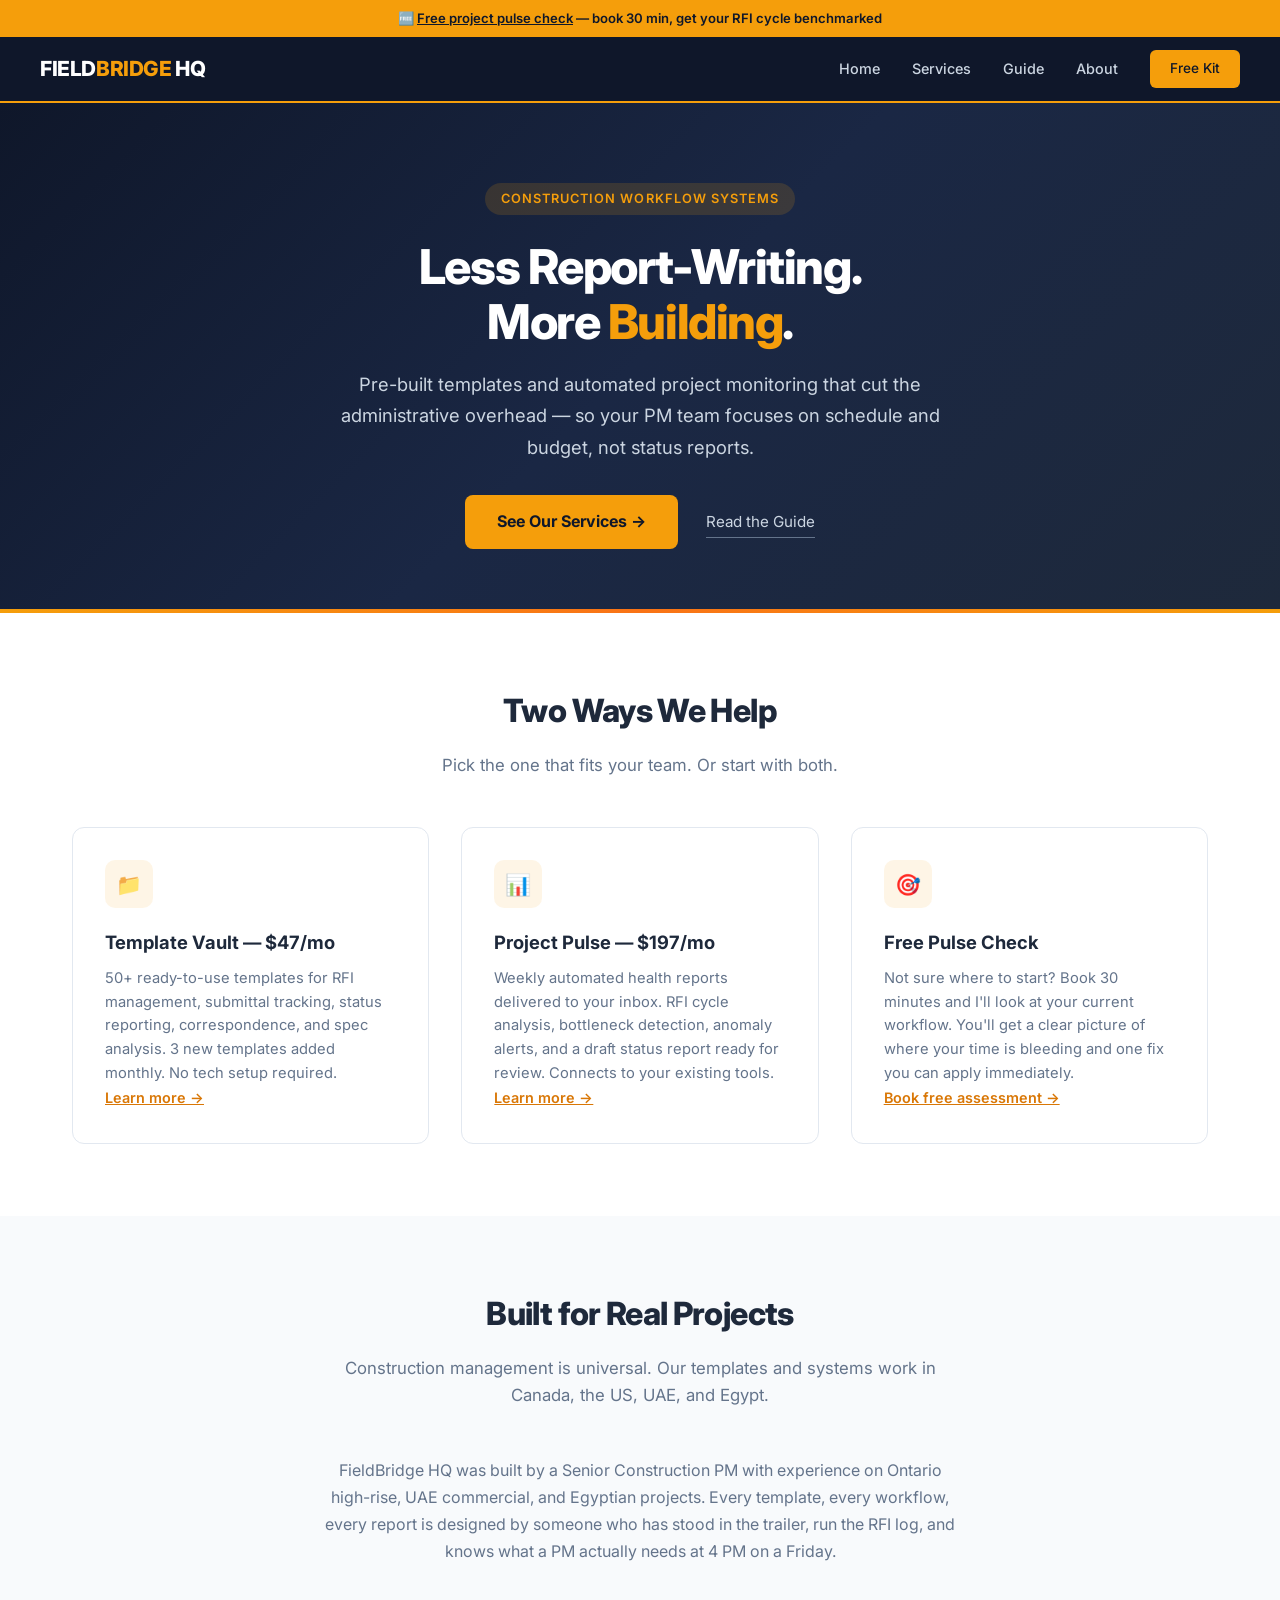
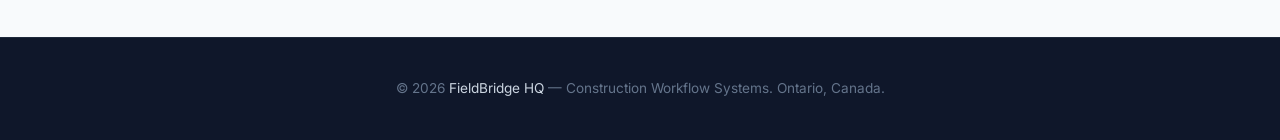
<file: index.html>
<!DOCTYPE html>
<html lang="en">
<head>
<meta charset="UTF-8">
<meta name="viewport" content="width=device-width, initial-scale=1.0">
<title>FieldBridge HQ — Construction Workflow Systems</title>
<meta name="description" content="Construction workflow templates and automated project monitoring. Built by a Senior PM. Runs without the overhead.">
<link rel="preconnect" href="https://fonts.googleapis.com">
<link href="https://fonts.googleapis.com/css2?family=Inter:wght@400;500;600;700;800&display=swap" rel="stylesheet">
<link rel="stylesheet" href="/assets/css/style.css">
</head>
<body>

<div class="announcement">
  🆓 <a href="/services/">Free project pulse check</a> — book 30 min, get your RFI cycle benchmarked
</div>

<nav>
  <div class="nav-inner">
    <a href="/" class="nav-logo">FIELD<span>BRIDGE</span> HQ</a>
    <div class="nav-links">
      <a href="/">Home</a>
      <a href="/services/">Services</a>
      <a href="/guide/">Guide</a>
      <a href="/about/">About</a>
      <a href="/starter-kit/" class="nav-cta">Free Kit</a>
    </div>
  </div>
</nav>

<section class="hero">
  <div class="hero-inner">
    <div class="hero-badge">Construction Workflow Systems</div>
    <h1>Less Report-Writing.<br>More <span>Building</span>.</h1>
    <p>Pre-built templates and automated project monitoring that cut the administrative overhead — so your PM team focuses on schedule and budget, not status reports.</p>
    <a href="/services/" class="hero-cta">See Our Services →</a>
    <a href="/guide/" class="hero-secondary">Read the Guide</a>
  </div>
</section>

<section class="section">
  <div class="container">
    <h2 class="section-title">Two Ways We Help</h2>
    <p class="section-subtitle">Pick the one that fits your team. Or start with both.</p>
    <div class="grid-3">
      <div class="card">
        <div class="card-icon">📁</div>
        <h3>Template Vault — $47/mo</h3>
        <p>50+ ready-to-use templates for RFI management, submittal tracking, status reporting, correspondence, and spec analysis. 3 new templates added monthly. No tech setup required.</p>
        <a href="/services/" style="color: var(--accent-hover); font-weight: 600; font-size: 0.9rem;">Learn more →</a>
      </div>
      <div class="card">
        <div class="card-icon">📊</div>
        <h3>Project Pulse — $197/mo</h3>
        <p>Weekly automated health reports delivered to your inbox. RFI cycle analysis, bottleneck detection, anomaly alerts, and a draft status report ready for review. Connects to your existing tools.</p>
        <a href="/services/" style="color: var(--accent-hover); font-weight: 600; font-size: 0.9rem;">Learn more →</a>
      </div>
      <div class="card">
        <div class="card-icon">🎯</div>
        <h3>Free Pulse Check</h3>
        <p>Not sure where to start? Book 30 minutes and I'll look at your current workflow. You'll get a clear picture of where your time is bleeding and one fix you can apply immediately.</p>
        <a href="/starter-kit/" style="color: var(--accent-hover); font-weight: 600; font-size: 0.9rem;">Book free assessment →</a>
      </div>
    </div>
  </div>
</section>

<section class="section section-light">
  <div class="container">
    <h2 class="section-title">Built for Real Projects</h2>
    <p class="section-subtitle">Construction management is universal. Our templates and systems work in Canada, the US, UAE, and Egypt.</p>
    <div style="max-width: 640px; margin: 0 auto; text-align: center;">
      <p style="color: var(--gray-500); font-size: 1rem; line-height: 1.7;">
        FieldBridge HQ was built by a Senior Construction PM with experience on Ontario high-rise, UAE commercial, and Egyptian projects. 
        Every template, every workflow, every report is designed by someone who has stood in the trailer, run the RFI log, 
        and knows what a PM actually needs at 4 PM on a Friday.
      </p>
    </div>
  </div>
</section>

<footer>
  <p>© 2026 <a href="/">FieldBridge HQ</a> — Construction Workflow Systems. Ontario, Canada.</p>
</footer>

</body>
</html>
</file>
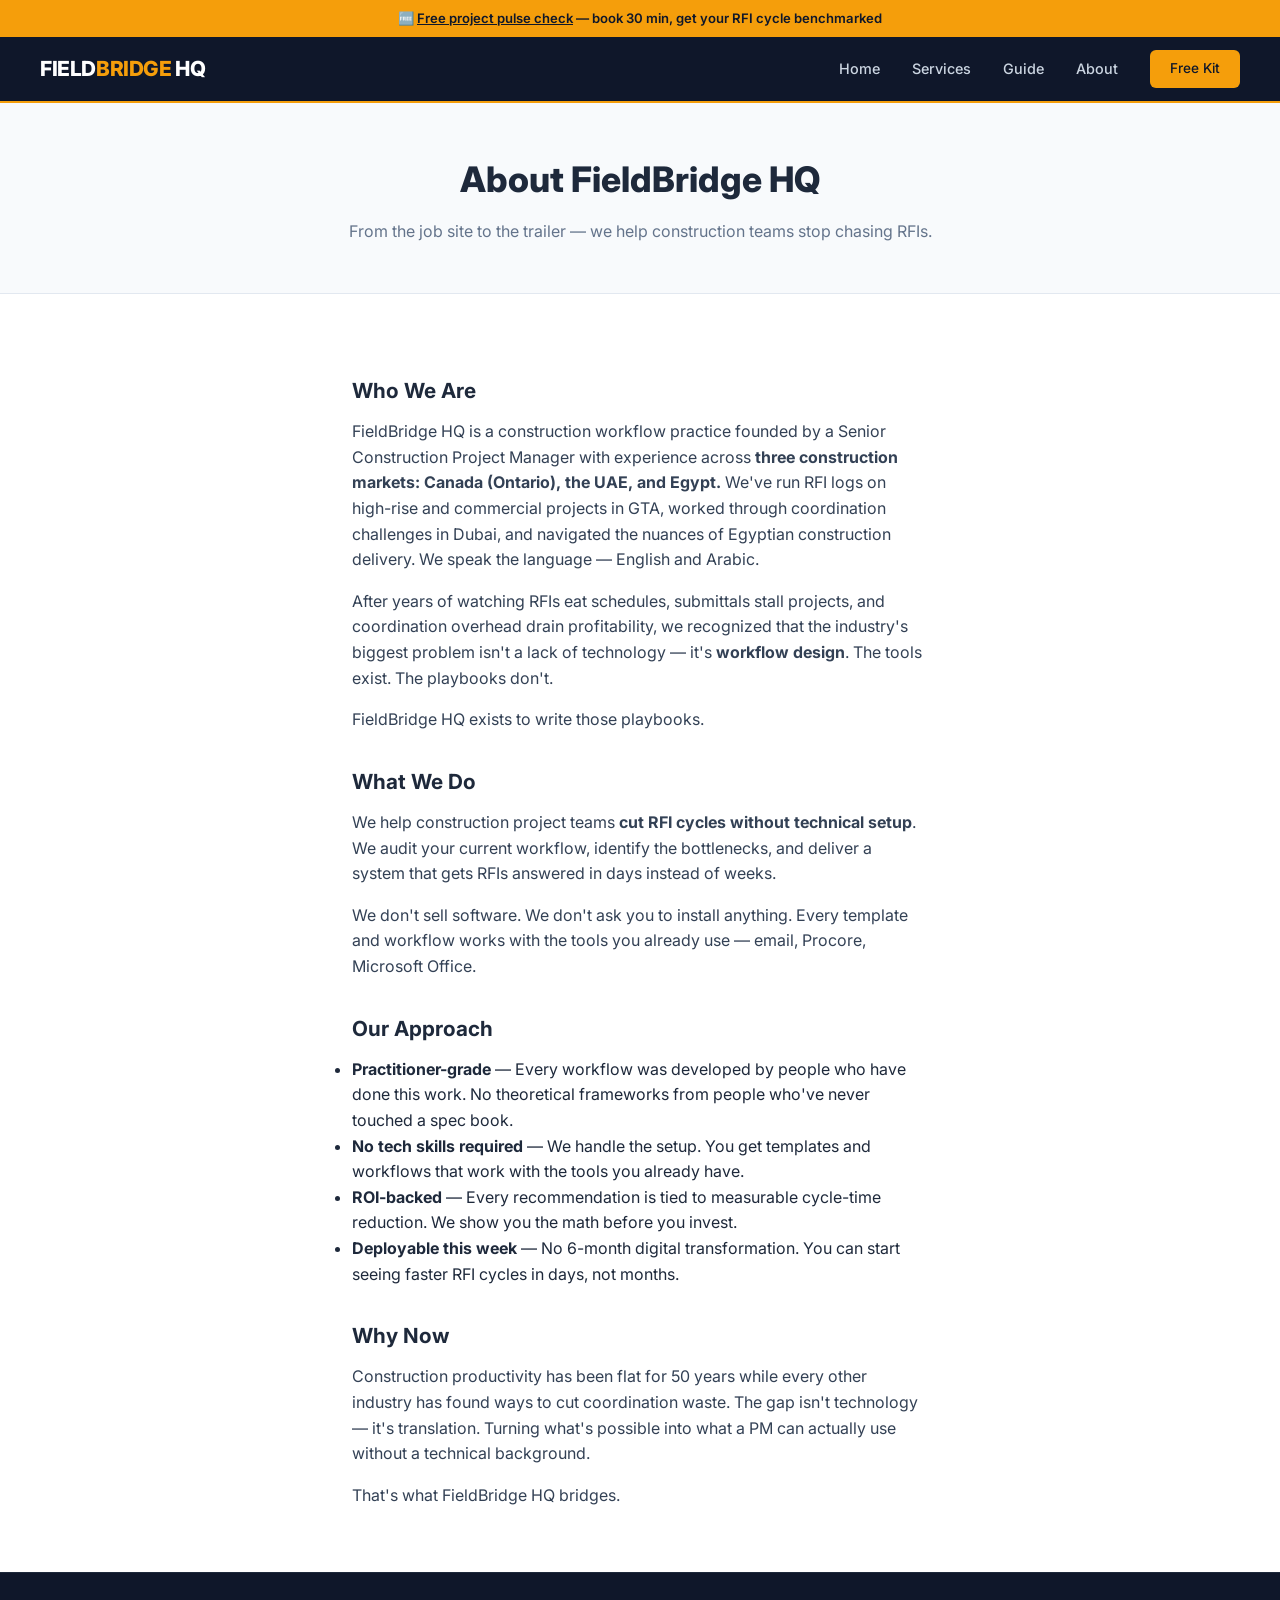
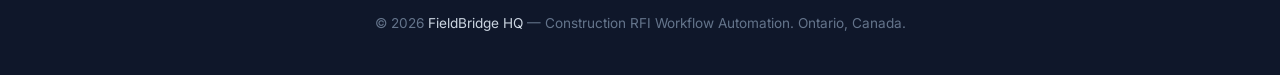
<file: about/index.html>
<!DOCTYPE html>
<html lang="en">
<head>
<meta charset="UTF-8">
<meta name="viewport" content="width=device-width, initial-scale=1.0">
<title>About — FieldBridge HQ</title>
<meta name="description" content="FieldBridge HQ helps construction project teams cut RFI cycles without technical setup. Built by PMs, for PMs.">
<link rel="preconnect" href="https://fonts.googleapis.com">
<link href="https://fonts.googleapis.com/css2?family=Inter:wght@400;500;600;700;800&display=swap" rel="stylesheet">
<link rel="stylesheet" href="/assets/css/style.css">
</head>
<body>

<div class="announcement">
  🆓 <a href="/services/">Free project pulse check</a> — book 30 min, get your RFI cycle benchmarked
</div>

<nav>
  <div class="nav-inner">
    <a href="/" class="nav-logo">FIELD<span>BRIDGE</span> HQ</a>
    <div class="nav-links">
      <a href="/">Home</a>
      <a href="/services/">Services</a>
      <a href="/guide/">Guide</a>
      <a href="/about/">About</a>
      <a href="/starter-kit/" class="nav-cta">Free Kit</a>
    </div>
  </div>
</nav>

<section class="about-header">
  <div class="container">
    <h1 style="font-size: 2.2rem; font-weight: 800;">About FieldBridge HQ</h1>
    <p style="color: var(--gray-500); margin-top: 0.75rem;">From the job site to the trailer — we help construction teams stop chasing RFIs.</p>
  </div>
</section>

<div class="about-body">
  <h2>Who We Are</h2>
  <p>FieldBridge HQ is a construction workflow practice founded by a Senior Construction Project Manager with experience across <strong>three construction markets: Canada (Ontario), the UAE, and Egypt.</strong> We've run RFI logs on high-rise and commercial projects in GTA, worked through coordination challenges in Dubai, and navigated the nuances of Egyptian construction delivery. We speak the language — English and Arabic.</p>

  <p>After years of watching RFIs eat schedules, submittals stall projects, and coordination overhead drain profitability, we recognized that the industry's biggest problem isn't a lack of technology — it's <strong>workflow design</strong>. The tools exist. The playbooks don't.</p>

  <p>FieldBridge HQ exists to write those playbooks.</p>

  <h2>What We Do</h2>
  <p>We help construction project teams <strong>cut RFI cycles without technical setup</strong>. We audit your current workflow, identify the bottlenecks, and deliver a system that gets RFIs answered in days instead of weeks.</p>

  <p>We don't sell software. We don't ask you to install anything. Every template and workflow works with the tools you already use — email, Procore, Microsoft Office.</p>

  <h2>Our Approach</h2>
  <ul>
    <li><strong>Practitioner-grade</strong> — Every workflow was developed by people who have done this work. No theoretical frameworks from people who've never touched a spec book.</li>
    <li><strong>No tech skills required</strong> — We handle the setup. You get templates and workflows that work with the tools you already have.</li>
    <li><strong>ROI-backed</strong> — Every recommendation is tied to measurable cycle-time reduction. We show you the math before you invest.</li>
    <li><strong>Deployable this week</strong> — No 6-month digital transformation. You can start seeing faster RFI cycles in days, not months.</li>
  </ul>

  <h2>Why Now</h2>
  <p>Construction productivity has been flat for 50 years while every other industry has found ways to cut coordination waste. The gap isn't technology — it's translation. Turning what's possible into what a PM can actually use without a technical background.</p>

  <p>That's what FieldBridge HQ bridges.</p>
</div>

<footer>
  <p>© 2026 <a href="/">FieldBridge HQ</a> — Construction RFI Workflow Automation. Ontario, Canada.</p>
</footer>

</body>
</html>
</file>
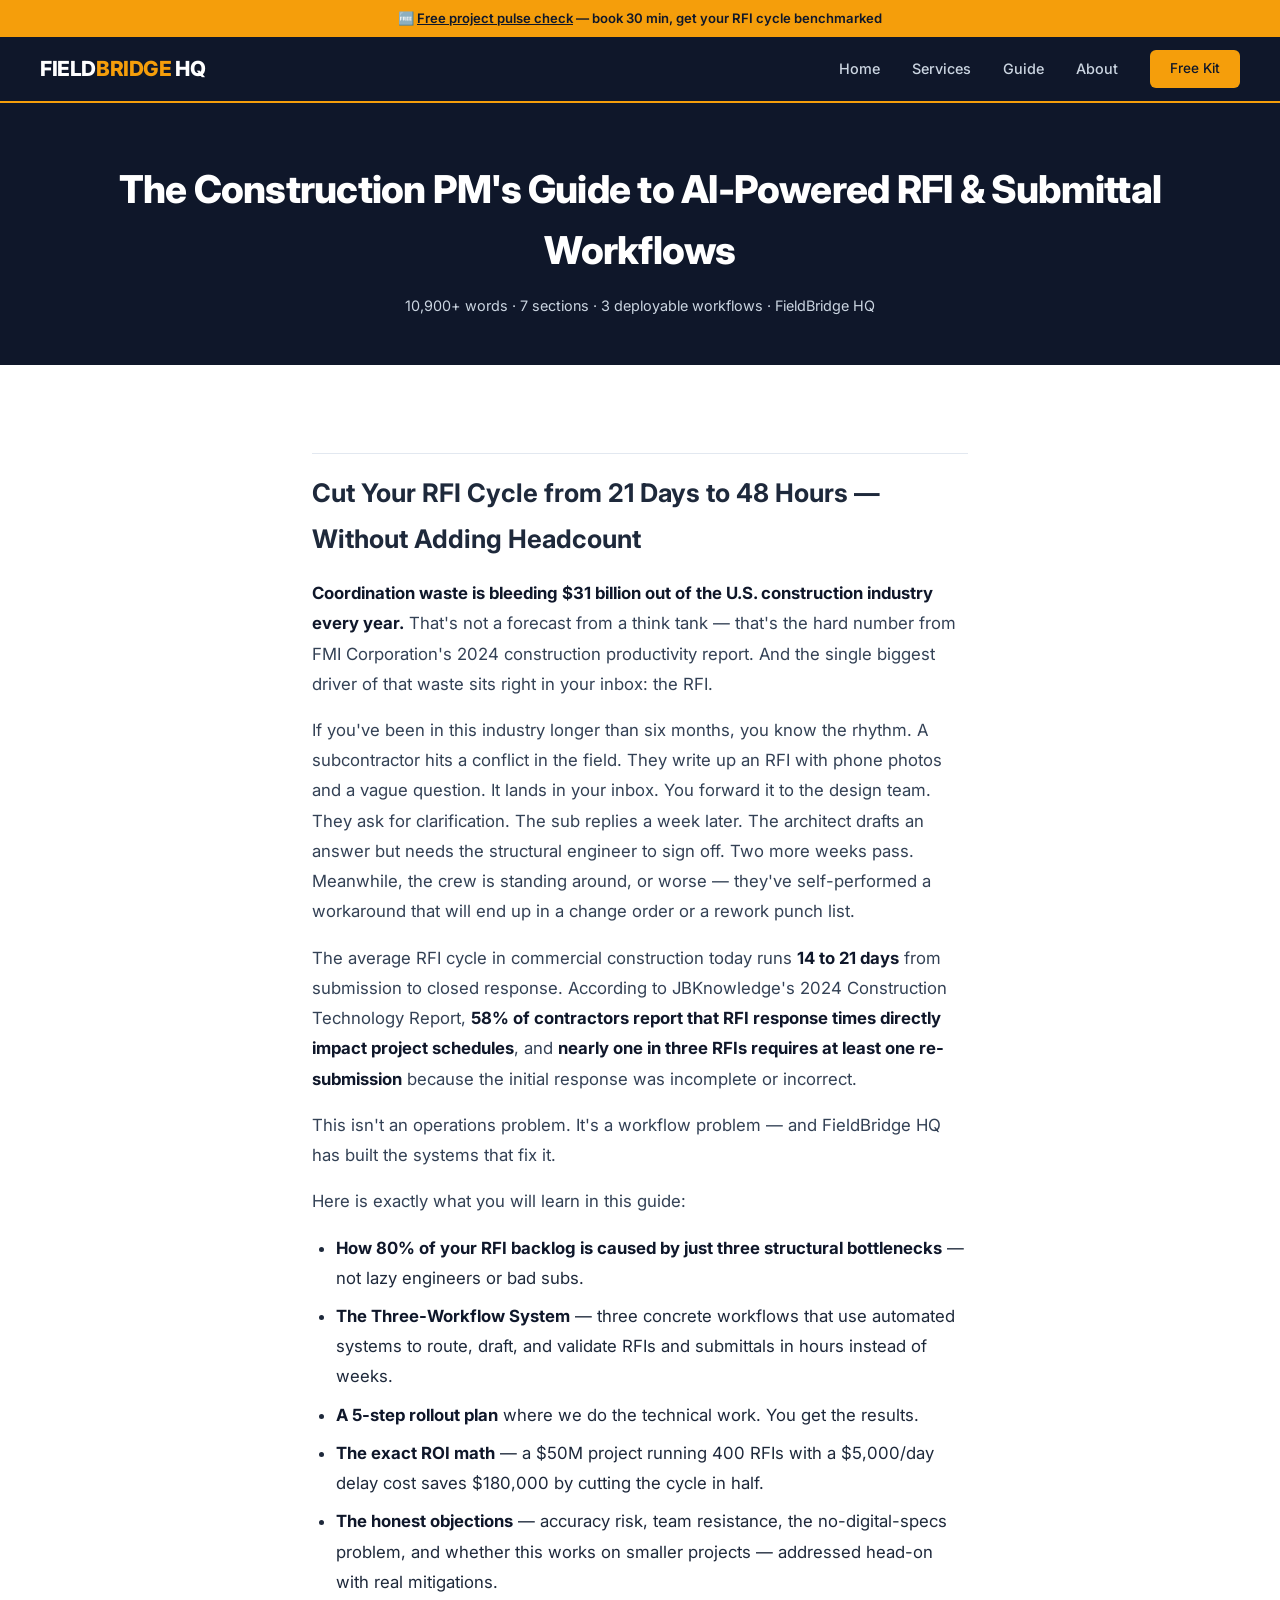
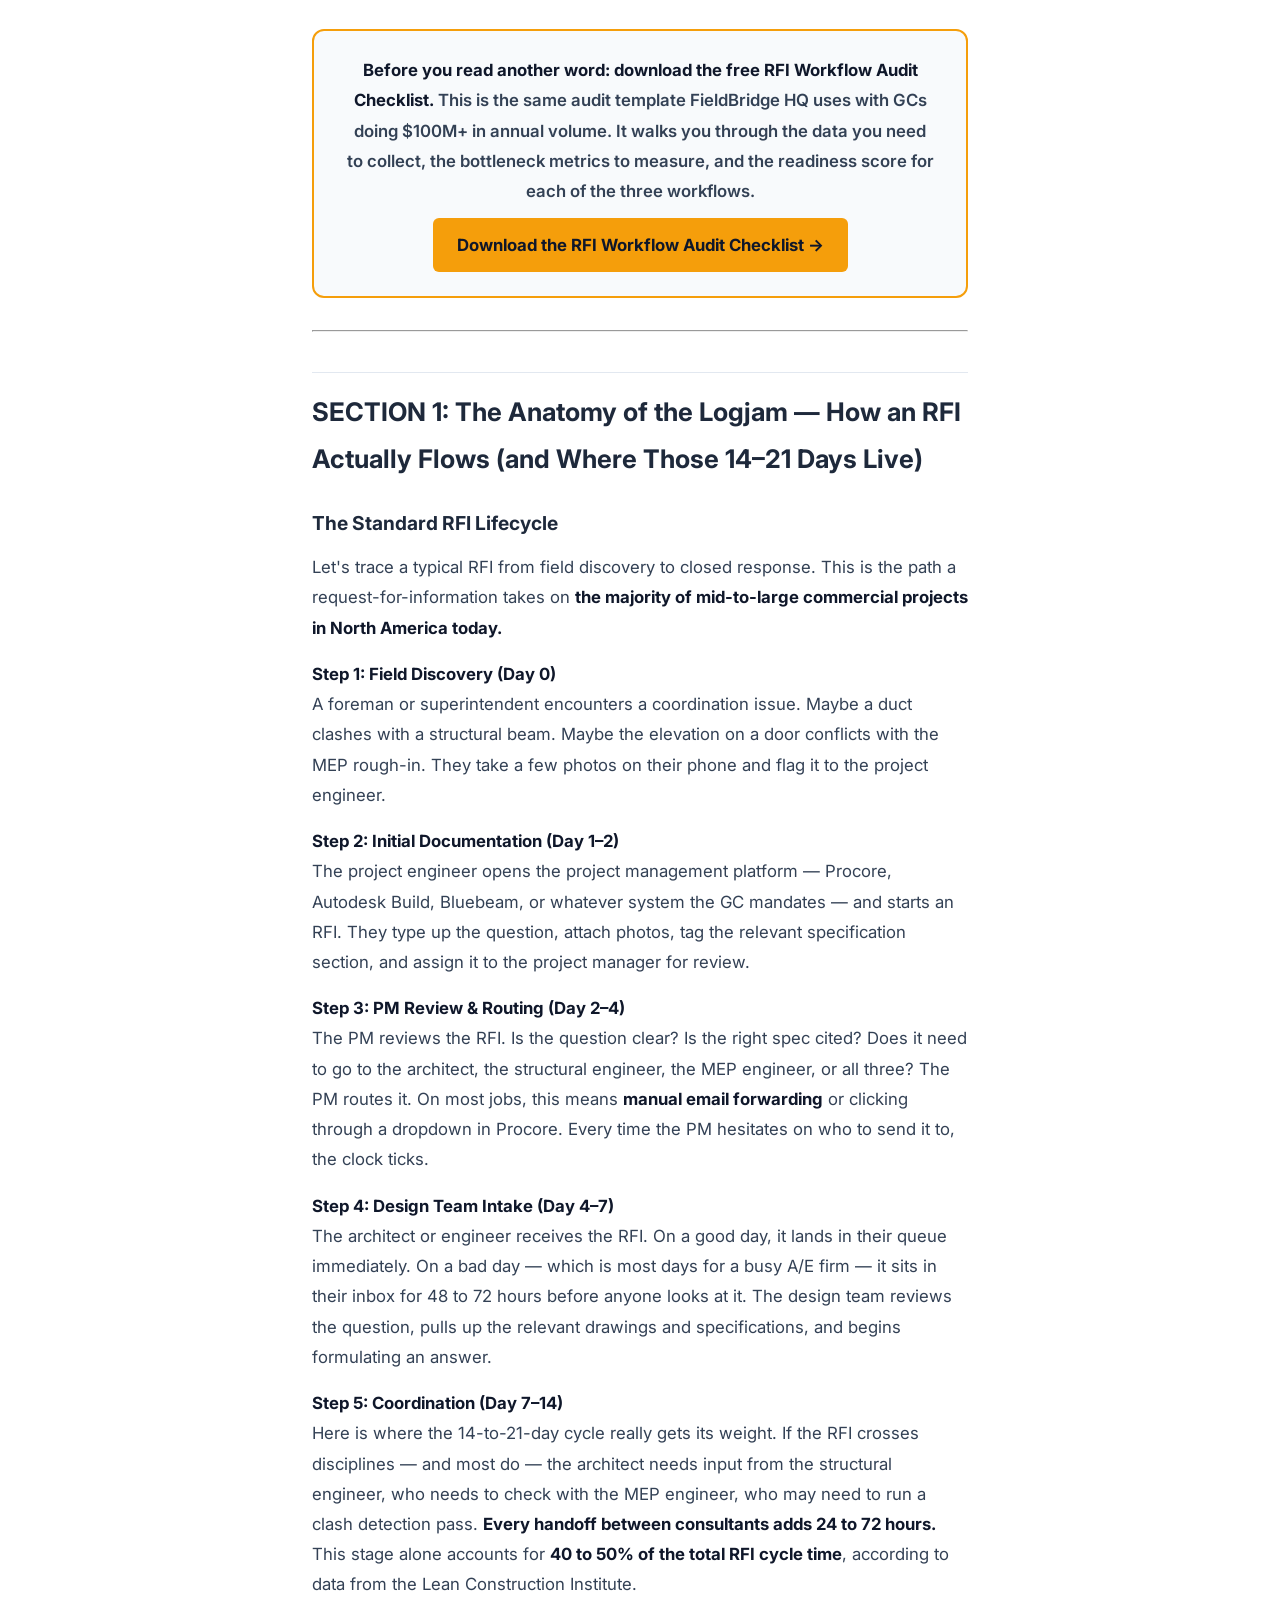
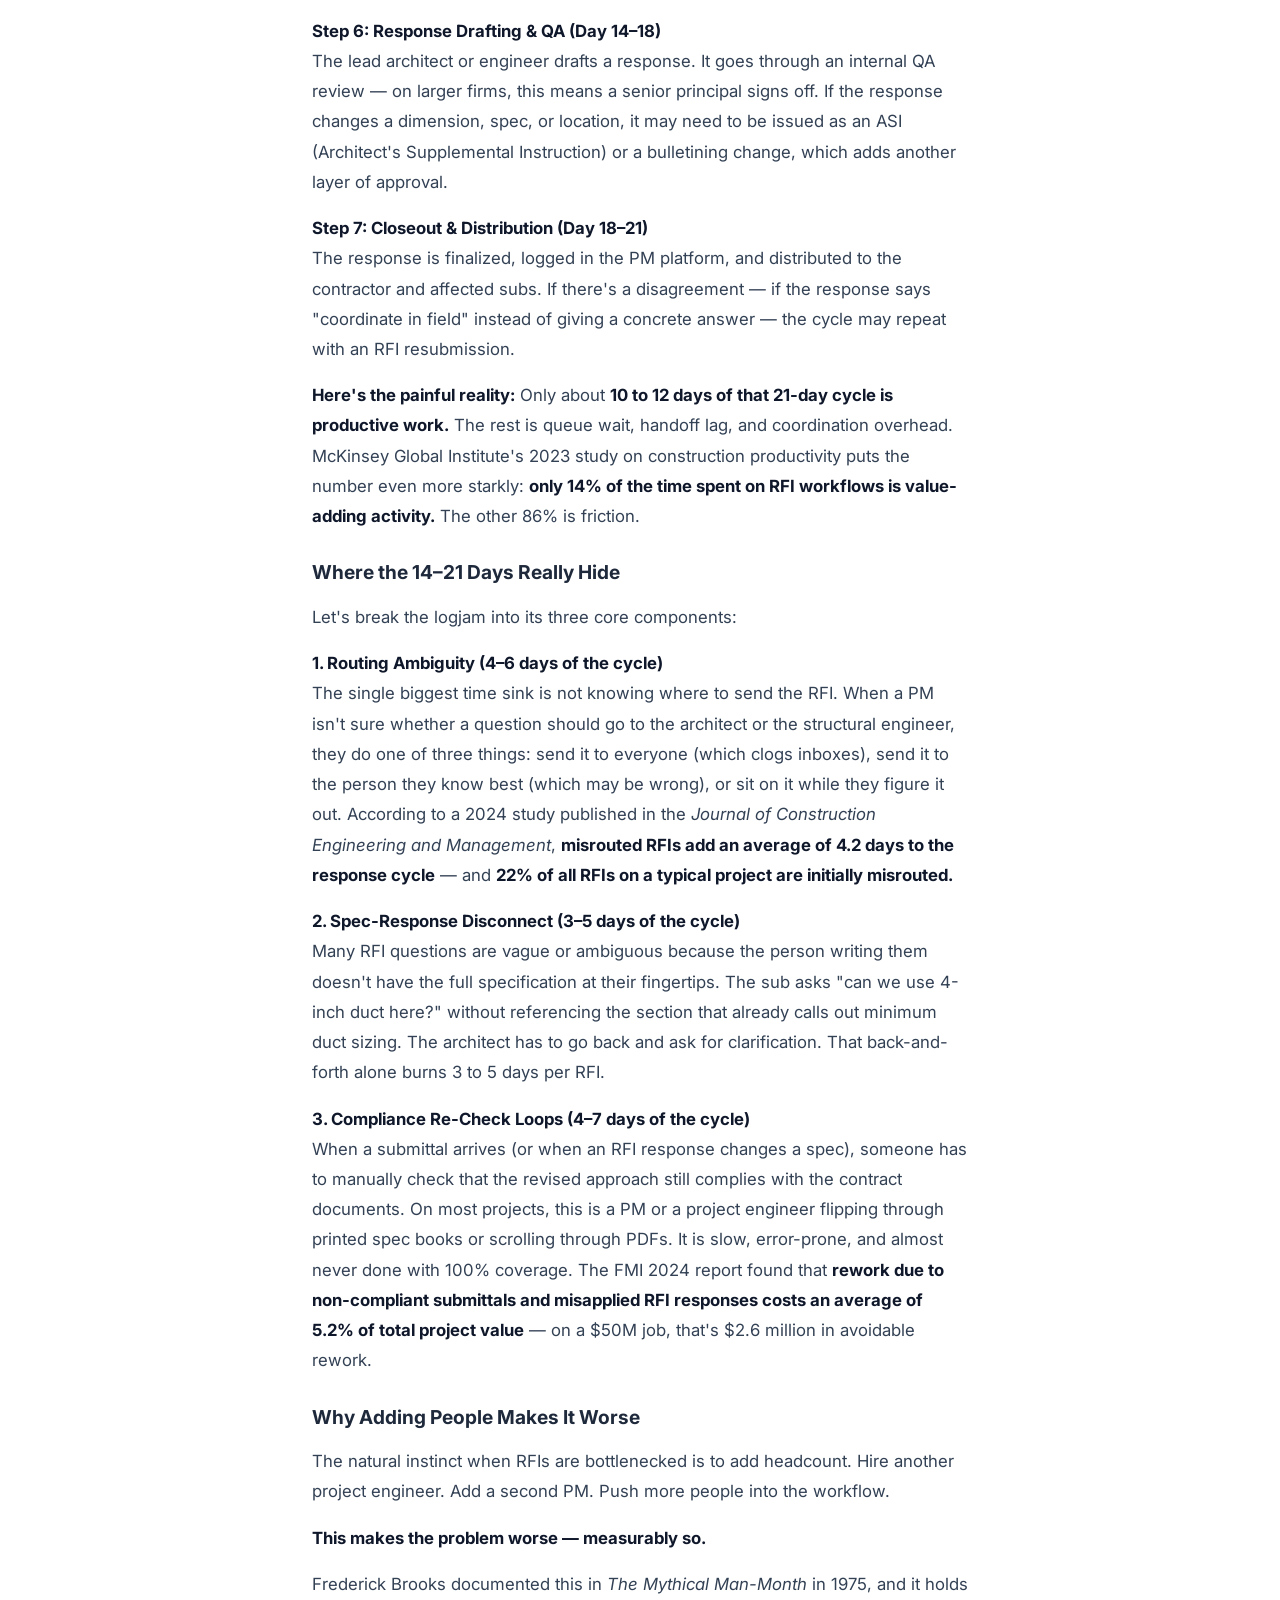
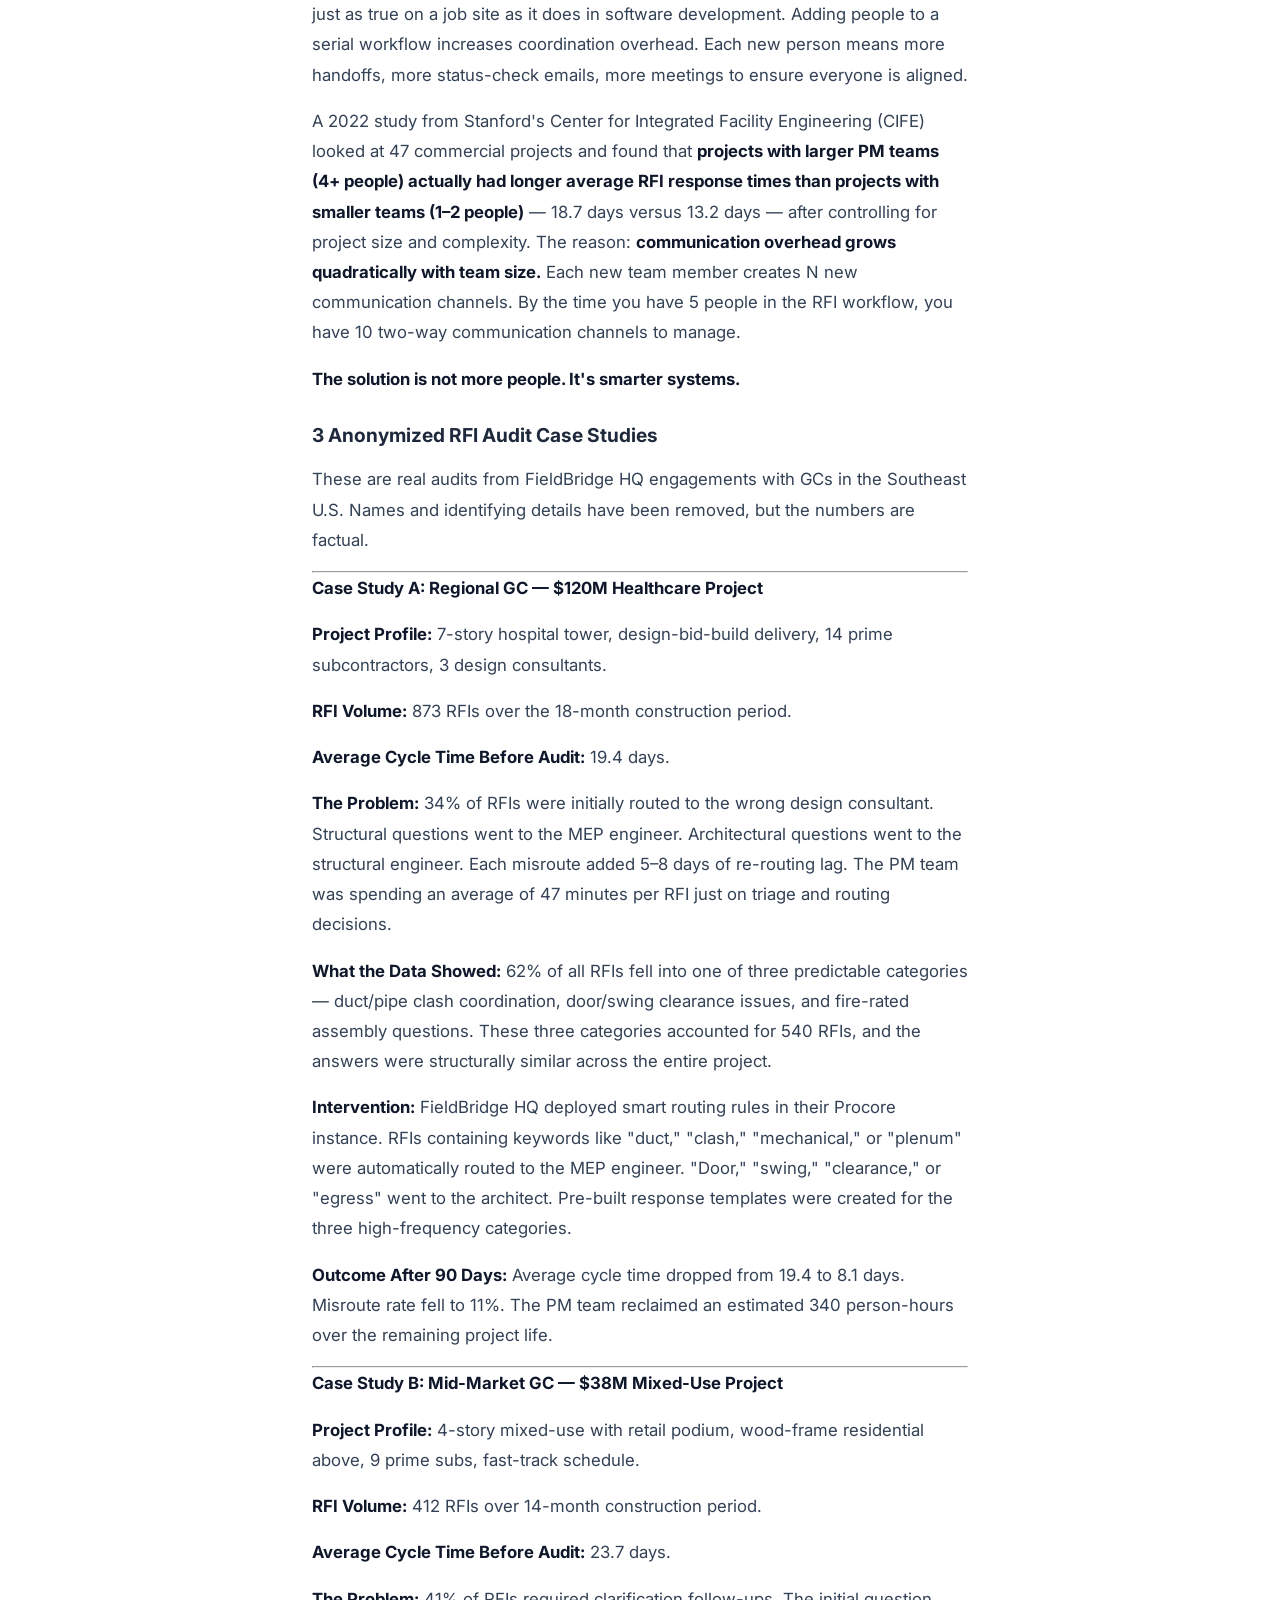
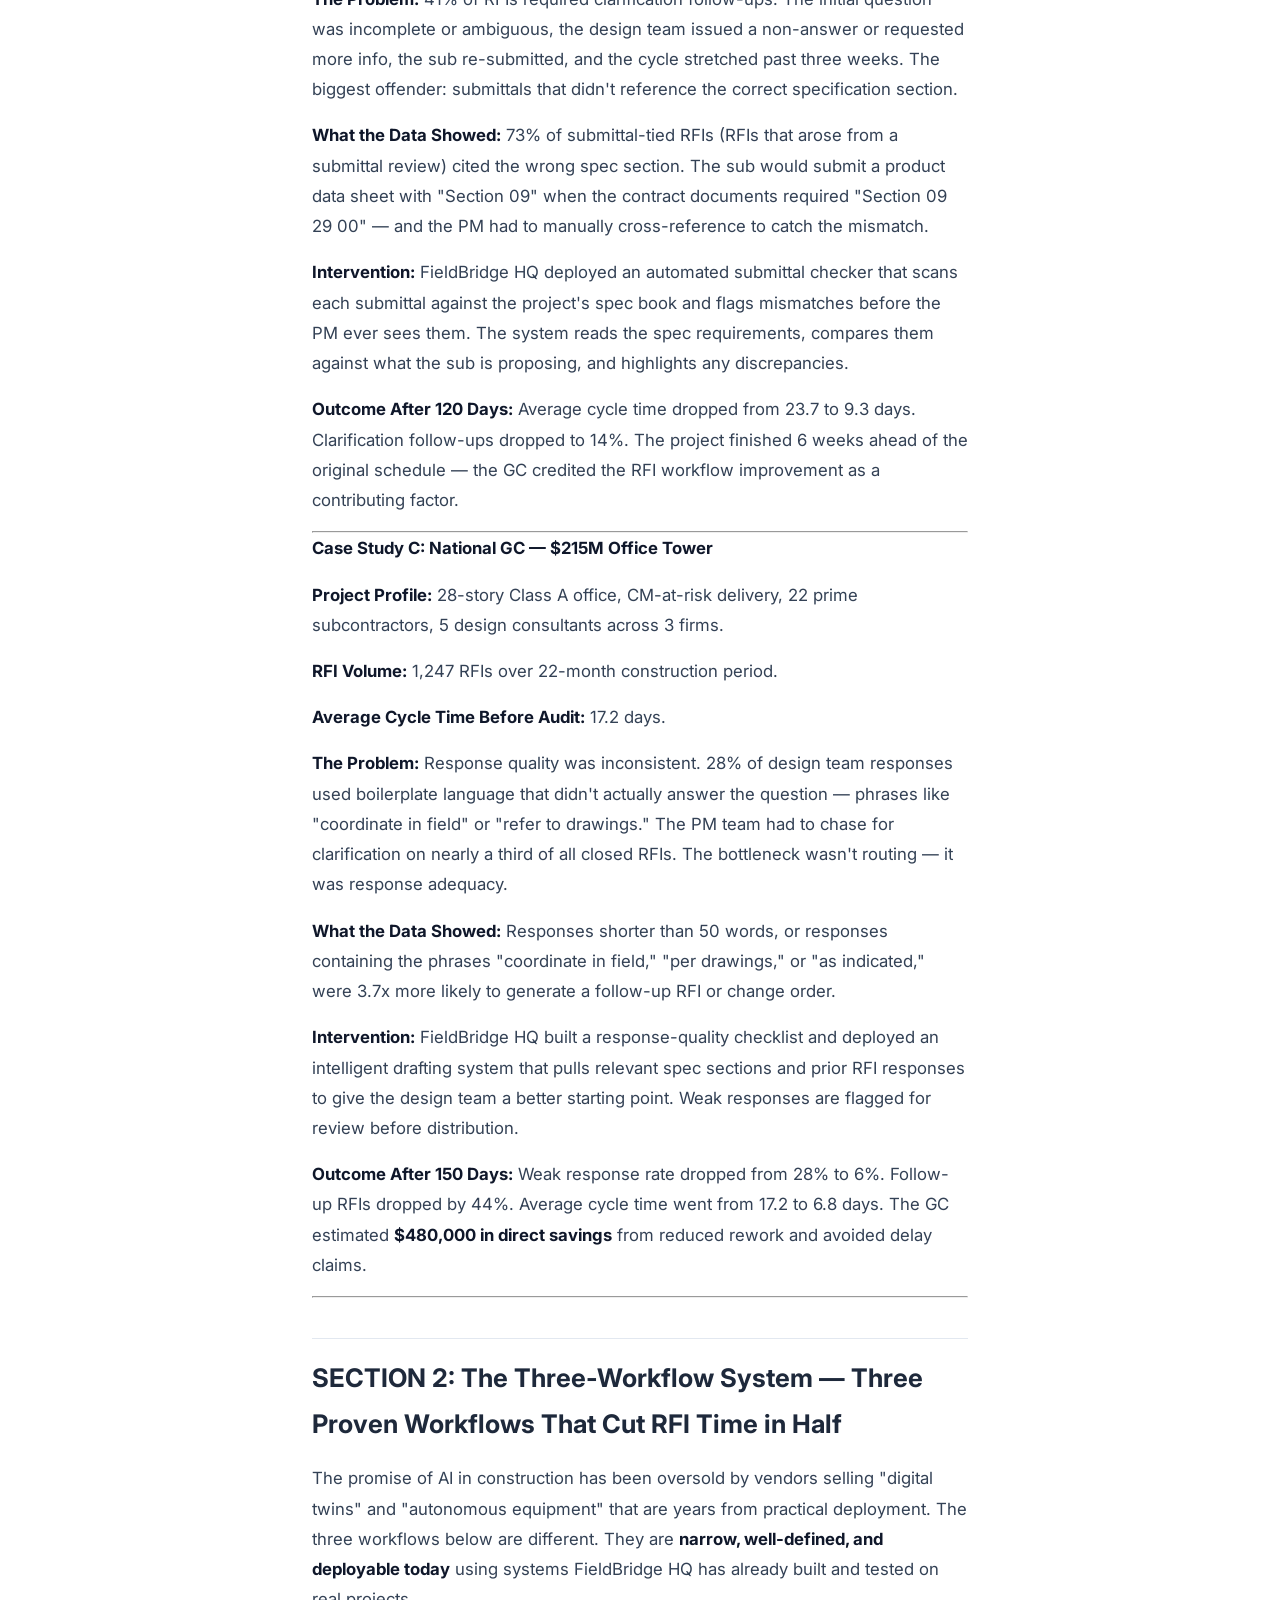
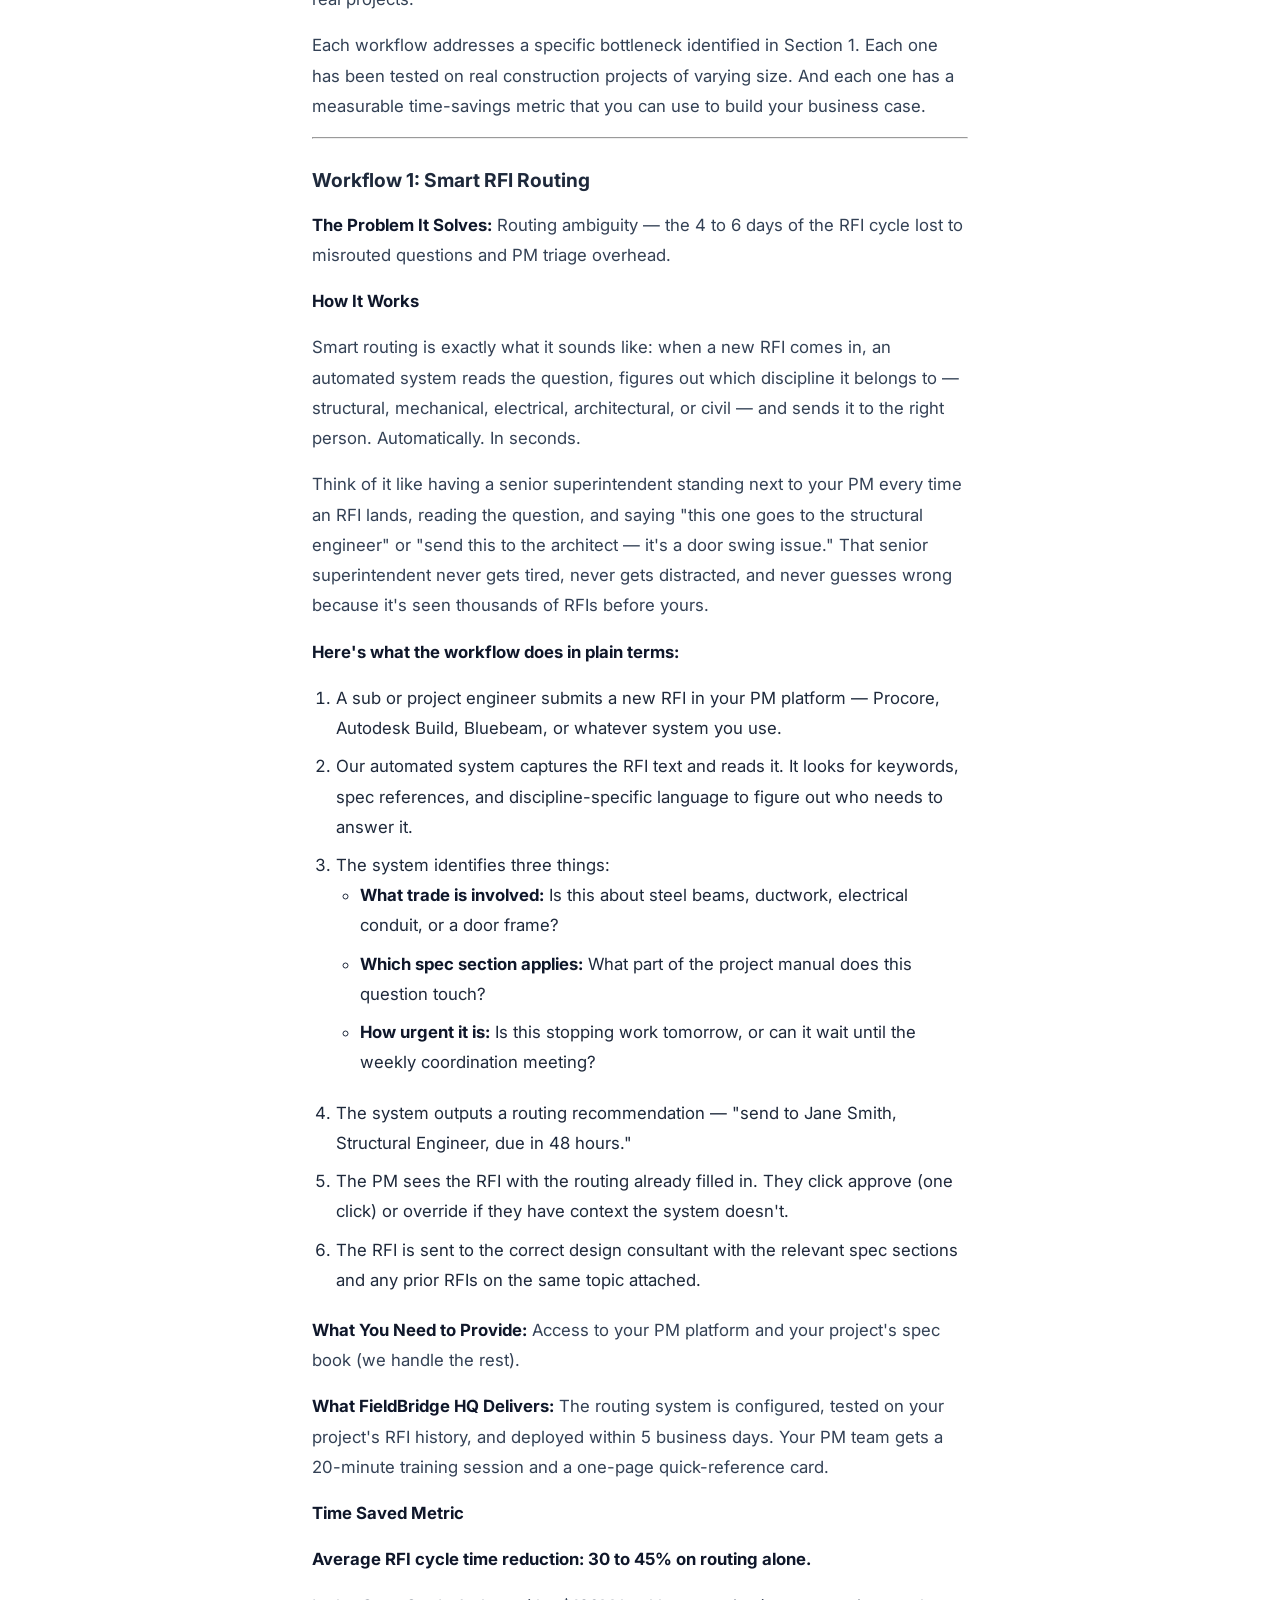
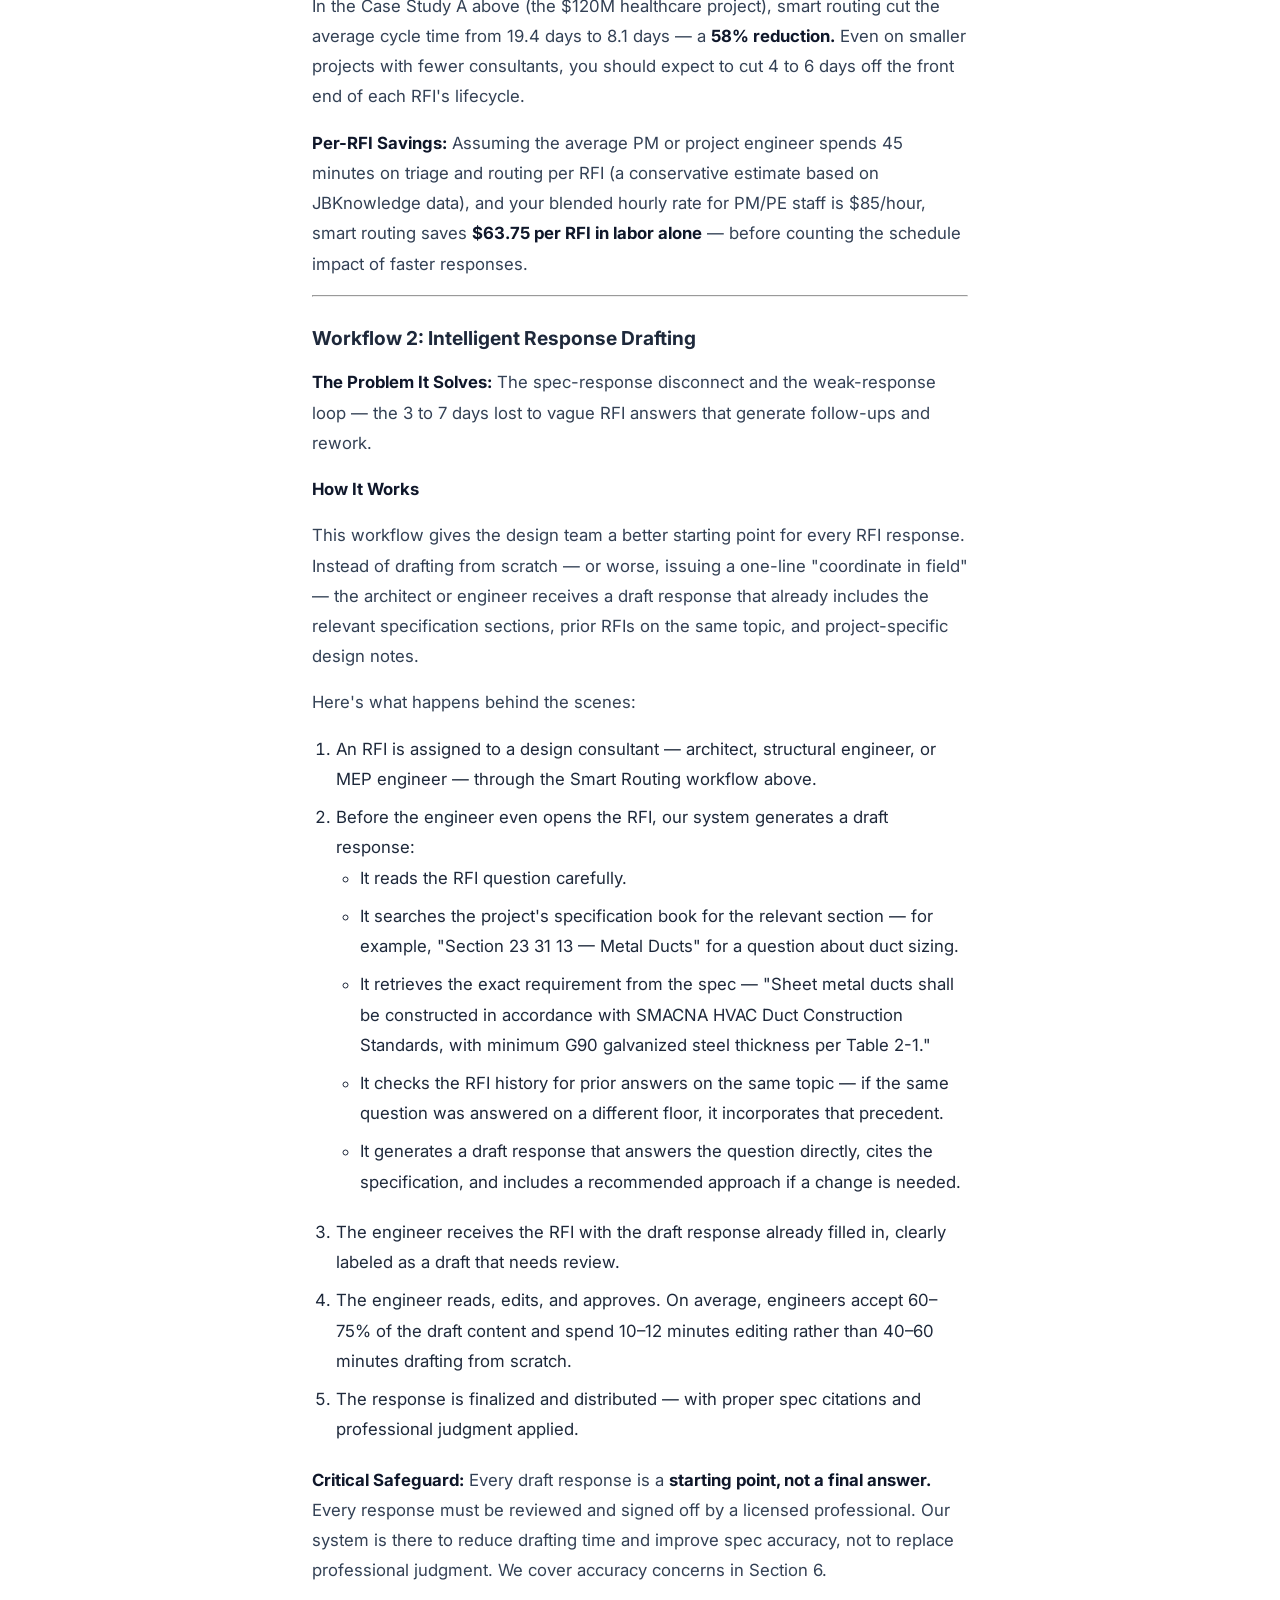
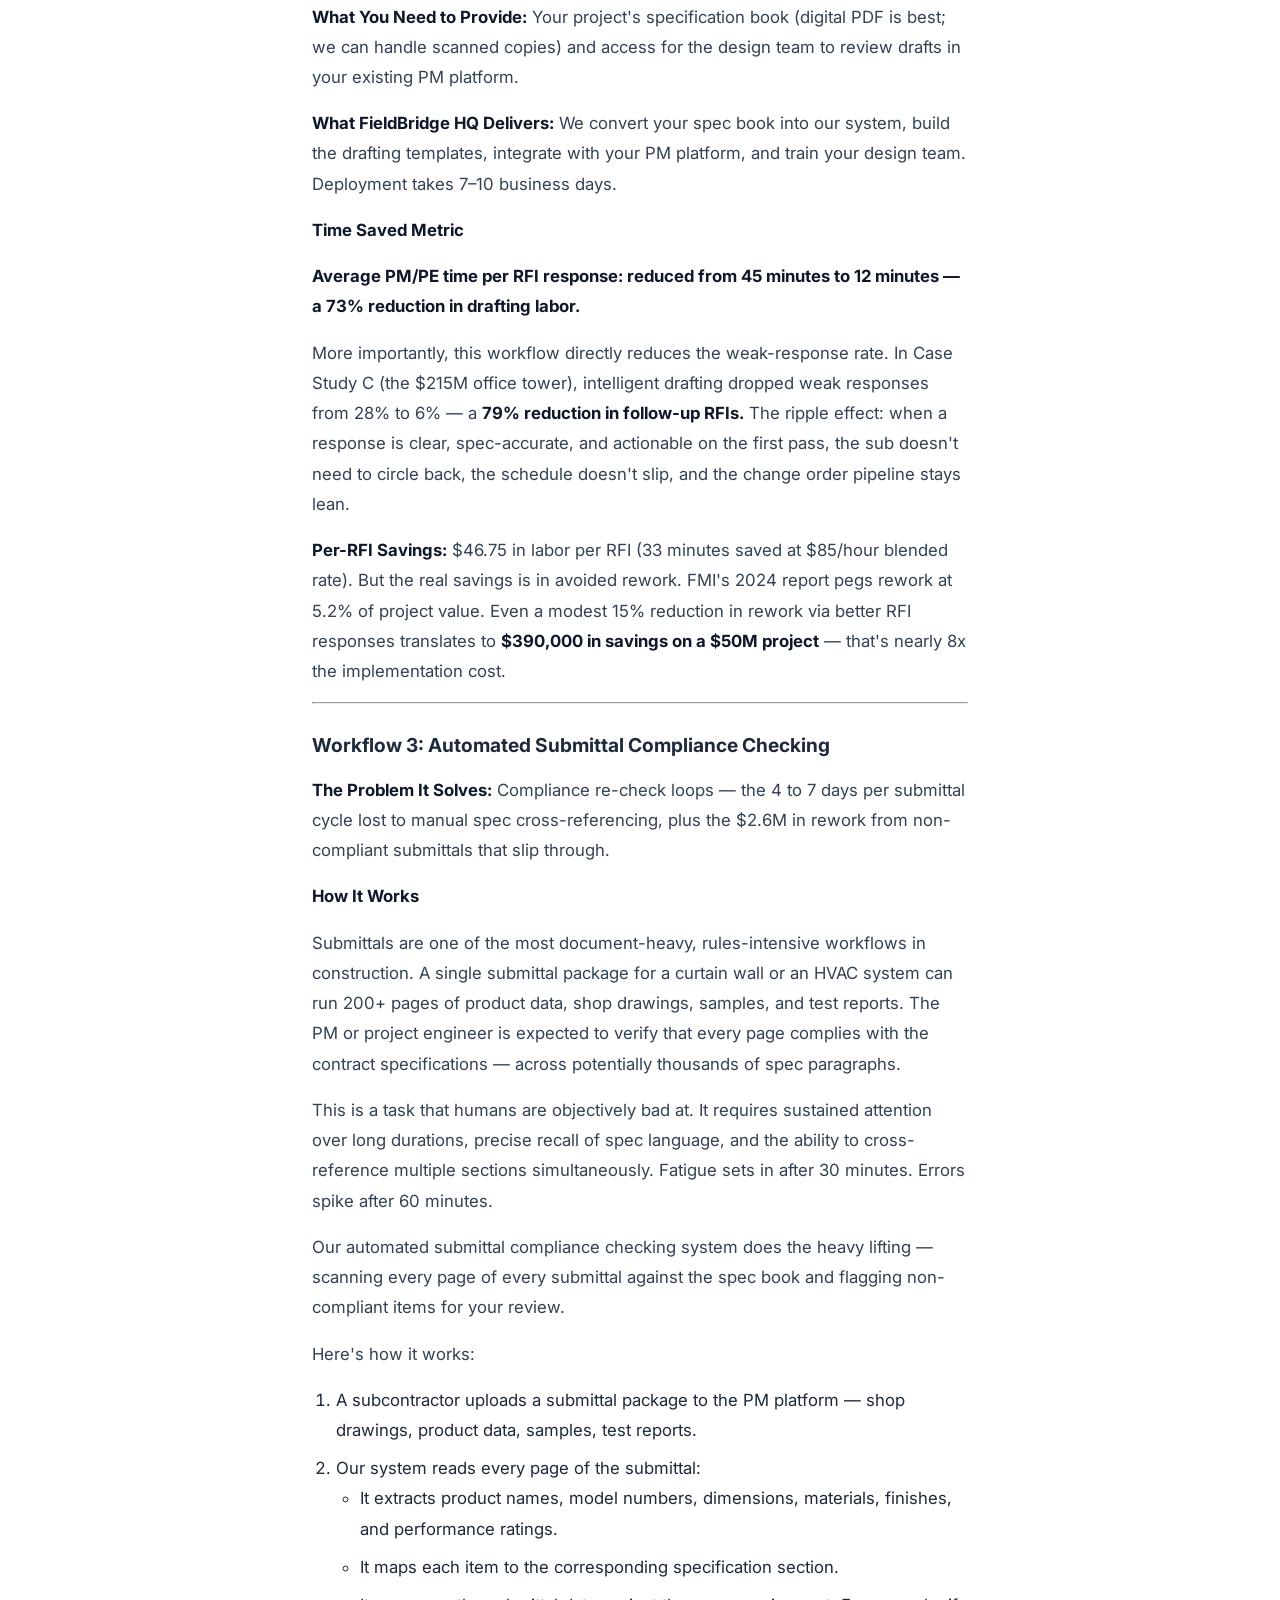
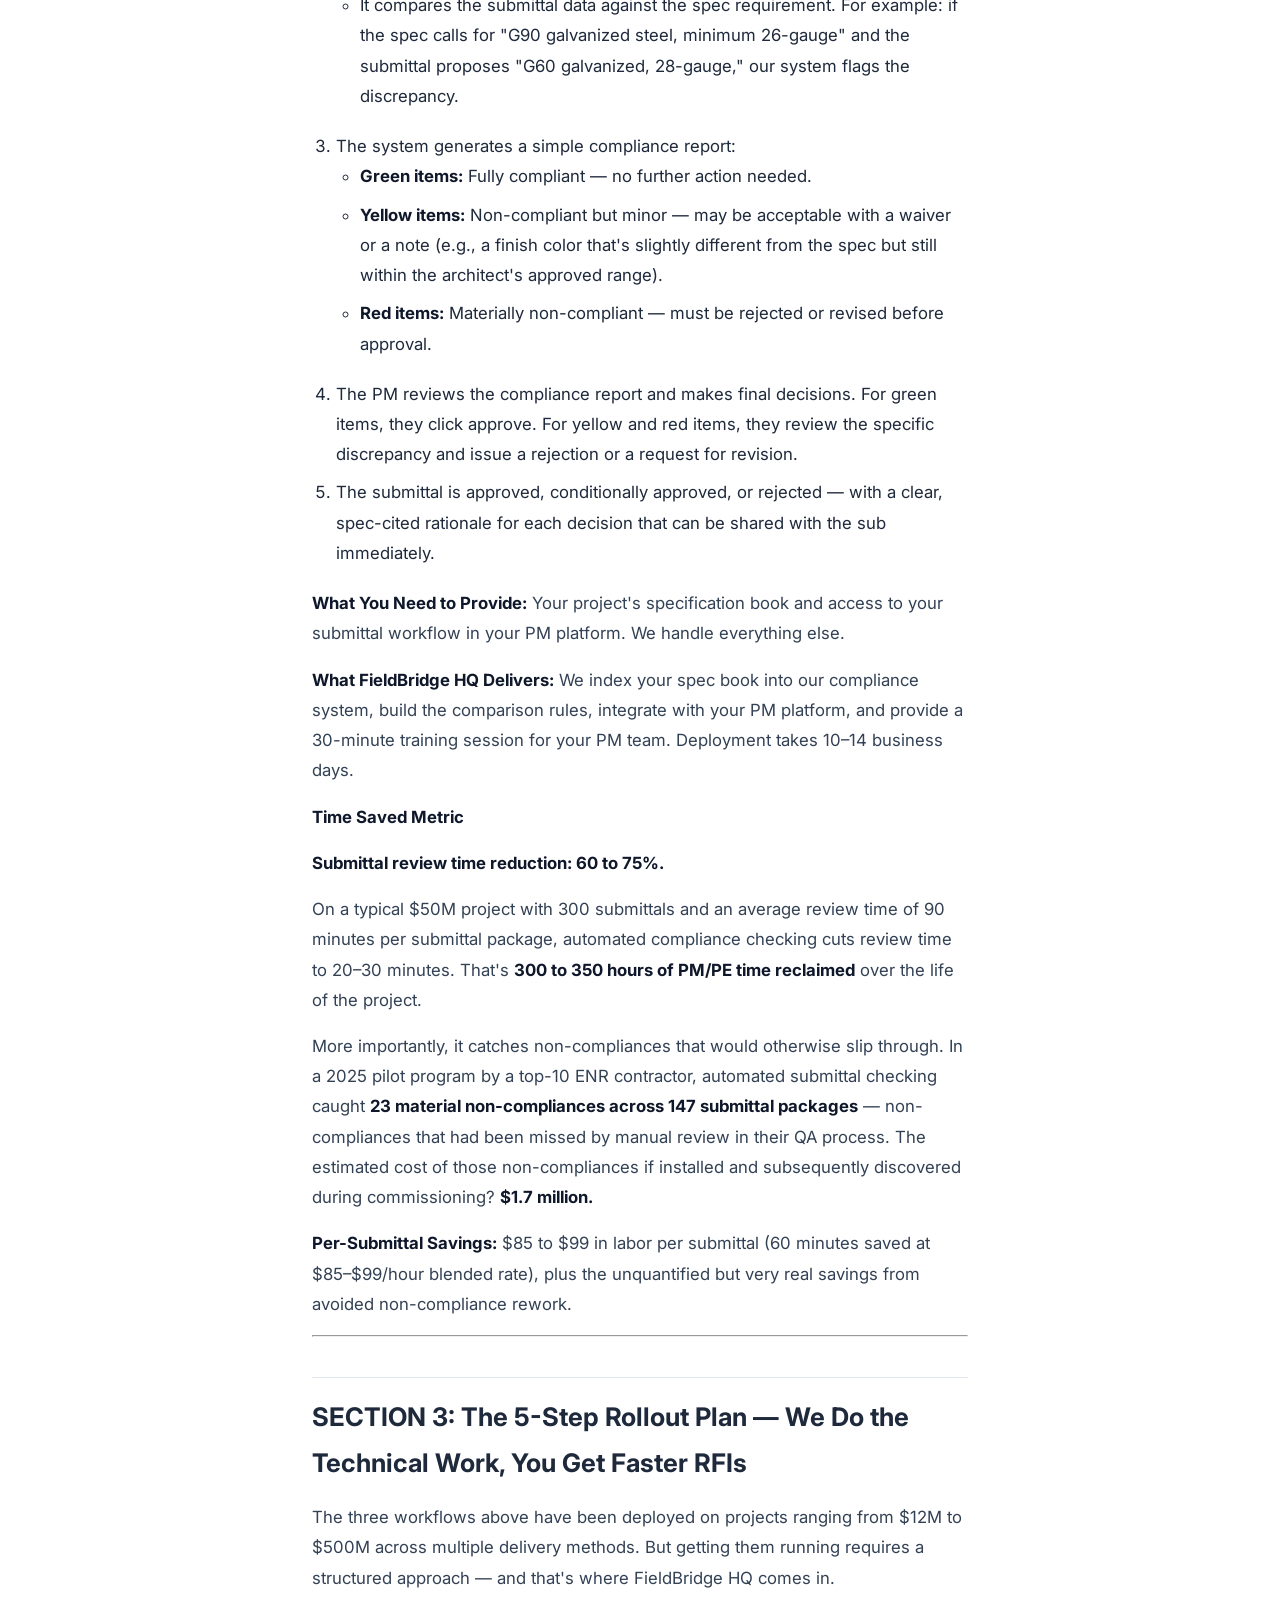
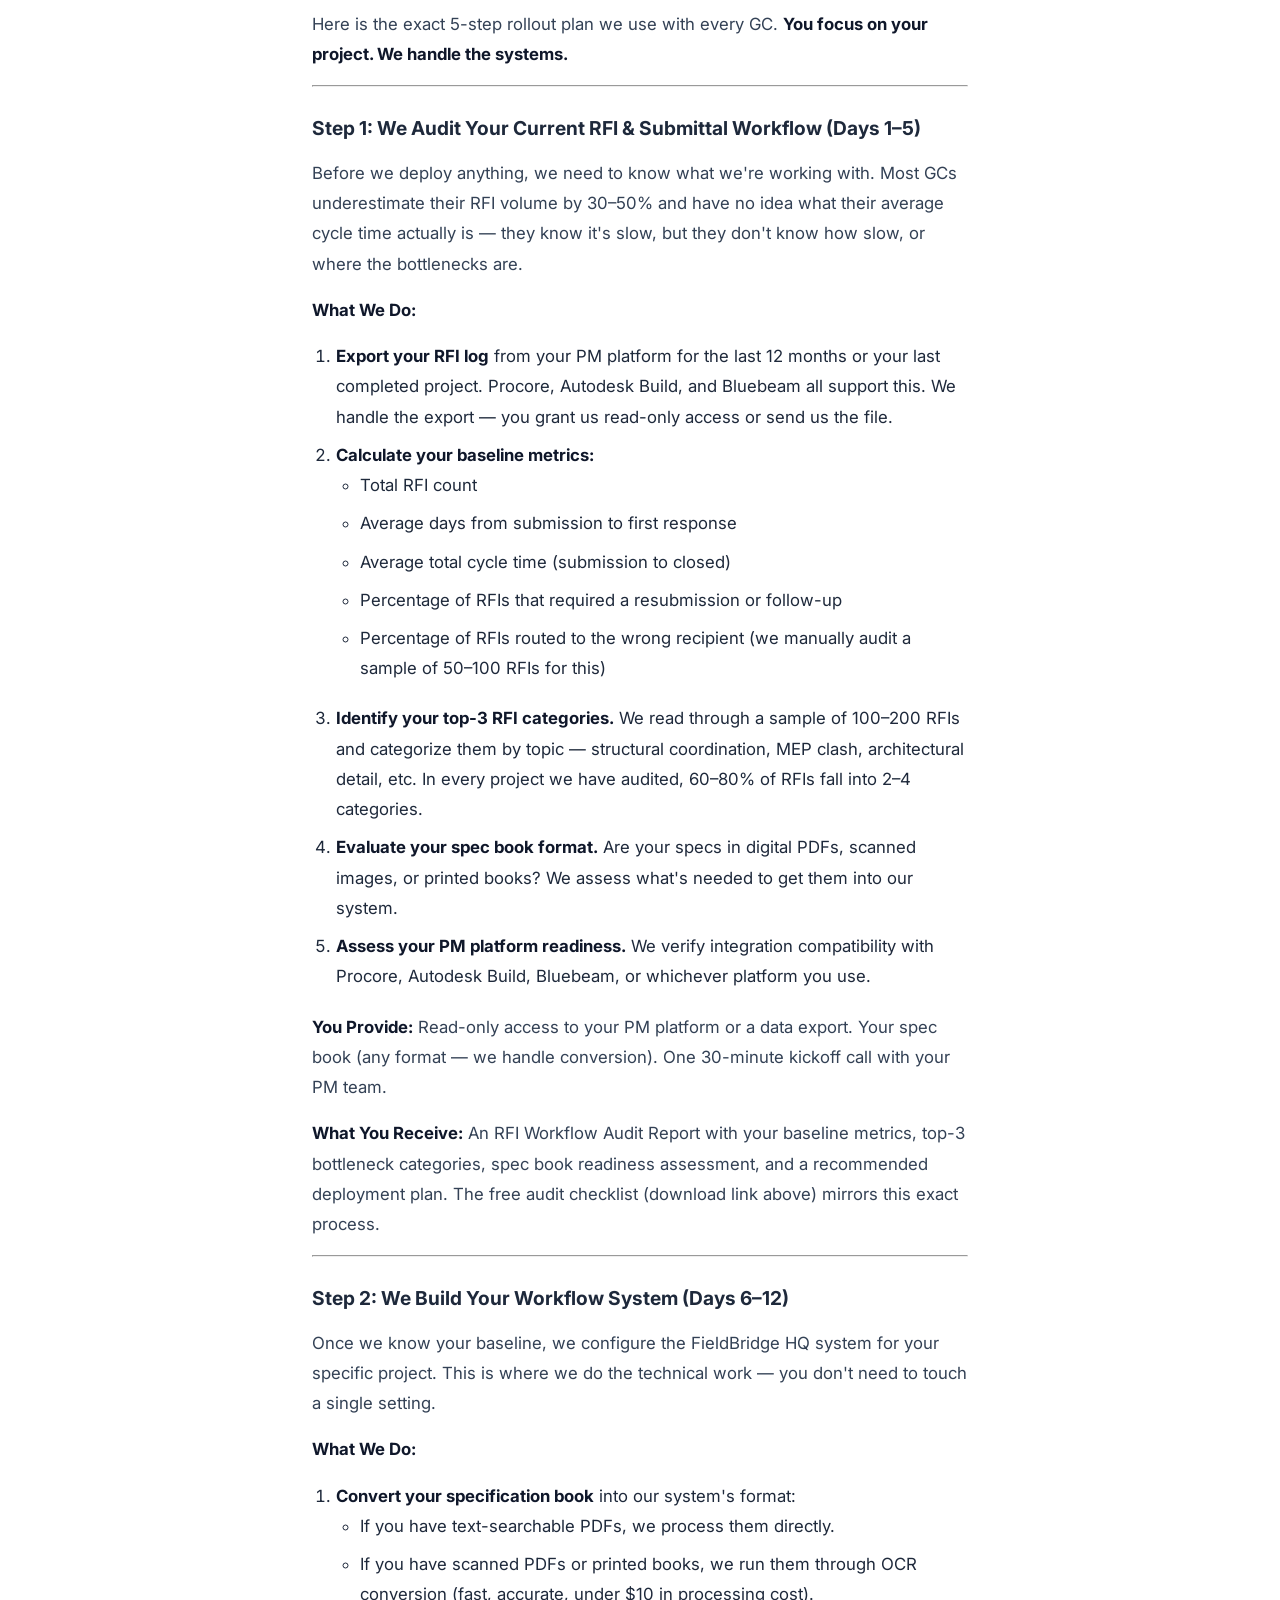
<file: guide/index.html>
<!DOCTYPE html>
<html lang="en">
<head>
<meta charset="UTF-8">
<meta name="viewport" content="width=device-width, initial-scale=1.0">
<title>The Construction PM's Guide to AI-Powered RFI & Submittal Workflows — FieldBridge HQ</title>
<meta name="description" content="Cut your RFI cycle from 21 days to 48 hours. A comprehensive guide to AI-powered RFI and submittal workflows for construction project managers.">
<link rel="preconnect" href="https://fonts.googleapis.com">
<link href="https://fonts.googleapis.com/css2?family=Inter:wght@400;500;600;700;800&display=swap" rel="stylesheet">
<link rel="stylesheet" href="/assets/css/style.css">
</head>
<body>

<div class="announcement">
  🆓 <a href="/services/">Free project pulse check</a> — book 30 min, get your RFI cycle benchmarked
</div>

<nav>
  <div class="nav-inner">
    <a href="/" class="nav-logo">FIELD<span>BRIDGE</span> HQ</a>
    <div class="nav-links">
      <a href="/">Home</a>
      <a href="/services/">Services</a>
      <a href="/guide/">Guide</a>
      <a href="/about/">About</a>
      <a href="/starter-kit/" class="nav-cta">Free Kit</a>
    </div>
  </div>
</nav>

<div class="guide-hero">
  <div class="container">
    <h1>The Construction PM's Guide to AI-Powered RFI &amp; Submittal Workflows</h1>
    <p class="meta">10,900+ words · 7 sections · 3 deployable workflows · FieldBridge HQ</p>
  </div>
</div>

<div class="guide-body">

<h2>Cut Your RFI Cycle from 21 Days to 48 Hours — Without Adding Headcount</h2>

<p><strong>Coordination waste is bleeding $31 billion out of the U.S. construction industry every year.</strong> That's not a forecast from a think tank — that's the hard number from FMI Corporation's 2024 construction productivity report. And the single biggest driver of that waste sits right in your inbox: the RFI.</p>

<p>If you've been in this industry longer than six months, you know the rhythm. A subcontractor hits a conflict in the field. They write up an RFI with phone photos and a vague question. It lands in your inbox. You forward it to the design team. They ask for clarification. The sub replies a week later. The architect drafts an answer but needs the structural engineer to sign off. Two more weeks pass. Meanwhile, the crew is standing around, or worse — they've self-performed a workaround that will end up in a change order or a rework punch list.</p>

<p>The average RFI cycle in commercial construction today runs <strong>14 to 21 days</strong> from submission to closed response. According to JBKnowledge's 2024 Construction Technology Report, <strong>58% of contractors report that RFI response times directly impact project schedules</strong>, and <strong>nearly one in three RFIs requires at least one re-submission</strong> because the initial response was incomplete or incorrect.</p>

<p>This isn't an operations problem. It's a workflow problem — and FieldBridge HQ has built the systems that fix it.</p>

<p>Here is exactly what you will learn in this guide:</p>

<ul>
<li><strong>How 80% of your RFI backlog is caused by just three structural bottlenecks</strong> — not lazy engineers or bad subs.</li>
<li><strong>The Three-Workflow System</strong> — three concrete workflows that use automated systems to route, draft, and validate RFIs and submittals in hours instead of weeks.</li>
<li><strong>A 5-step rollout plan</strong> where we do the technical work. You get the results.</li>
<li><strong>The exact ROI math</strong> — a $50M project running 400 RFIs with a $5,000/day delay cost saves $180,000 by cutting the cycle in half.</li>
<li><strong>The honest objections</strong> — accuracy risk, team resistance, the no-digital-specs problem, and whether this works on smaller projects — addressed head-on with real mitigations.</li>
</ul>

<div class="cta-box">
  <p><strong>Before you read another word: download the free RFI Workflow Audit Checklist.</strong> This is the same audit template FieldBridge HQ uses with GCs doing $100M+ in annual volume. It walks you through the data you need to collect, the bottleneck metrics to measure, and the readiness score for each of the three workflows.</p>
  <a href="/starter-kit/">Download the RFI Workflow Audit Checklist →</a>
</div>

<hr>

<h2>SECTION 1: The Anatomy of the Logjam — How an RFI Actually Flows (and Where Those 14–21 Days Live)</h2>

<h3>The Standard RFI Lifecycle</h3>

<p>Let's trace a typical RFI from field discovery to closed response. This is the path a request-for-information takes on <strong>the majority of mid-to-large commercial projects in North America today.</strong></p>

<p><strong>Step 1: Field Discovery (Day 0)</strong><br>
A foreman or superintendent encounters a coordination issue. Maybe a duct clashes with a structural beam. Maybe the elevation on a door conflicts with the MEP rough-in. They take a few photos on their phone and flag it to the project engineer.</p>

<p><strong>Step 2: Initial Documentation (Day 1–2)</strong><br>
The project engineer opens the project management platform — Procore, Autodesk Build, Bluebeam, or whatever system the GC mandates — and starts an RFI. They type up the question, attach photos, tag the relevant specification section, and assign it to the project manager for review.</p>

<p><strong>Step 3: PM Review &amp; Routing (Day 2–4)</strong><br>
The PM reviews the RFI. Is the question clear? Is the right spec cited? Does it need to go to the architect, the structural engineer, the MEP engineer, or all three? The PM routes it. On most jobs, this means <strong>manual email forwarding</strong> or clicking through a dropdown in Procore. Every time the PM hesitates on who to send it to, the clock ticks.</p>

<p><strong>Step 4: Design Team Intake (Day 4–7)</strong><br>
The architect or engineer receives the RFI. On a good day, it lands in their queue immediately. On a bad day — which is most days for a busy A/E firm — it sits in their inbox for 48 to 72 hours before anyone looks at it. The design team reviews the question, pulls up the relevant drawings and specifications, and begins formulating an answer.</p>

<p><strong>Step 5: Coordination (Day 7–14)</strong><br>
Here is where the 14-to-21-day cycle really gets its weight. If the RFI crosses disciplines — and most do — the architect needs input from the structural engineer, who needs to check with the MEP engineer, who may need to run a clash detection pass. <strong>Every handoff between consultants adds 24 to 72 hours.</strong> This stage alone accounts for <strong>40 to 50% of the total RFI cycle time</strong>, according to data from the Lean Construction Institute.</p>

<p><strong>Step 6: Response Drafting &amp; QA (Day 14–18)</strong><br>
The lead architect or engineer drafts a response. It goes through an internal QA review — on larger firms, this means a senior principal signs off. If the response changes a dimension, spec, or location, it may need to be issued as an ASI (Architect's Supplemental Instruction) or a bulletining change, which adds another layer of approval.</p>

<p><strong>Step 7: Closeout &amp; Distribution (Day 18–21)</strong><br>
The response is finalized, logged in the PM platform, and distributed to the contractor and affected subs. If there's a disagreement — if the response says "coordinate in field" instead of giving a concrete answer — the cycle may repeat with an RFI resubmission.</p>

<p><strong>Here's the painful reality:</strong> Only about <strong>10 to 12 days of that 21-day cycle is productive work.</strong> The rest is queue wait, handoff lag, and coordination overhead. McKinsey Global Institute's 2023 study on construction productivity puts the number even more starkly: <strong>only 14% of the time spent on RFI workflows is value-adding activity.</strong> The other 86% is friction.</p>

<h3>Where the 14–21 Days Really Hide</h3>

<p>Let's break the logjam into its three core components:</p>

<p><strong>1. Routing Ambiguity (4–6 days of the cycle)</strong><br>
The single biggest time sink is not knowing where to send the RFI. When a PM isn't sure whether a question should go to the architect or the structural engineer, they do one of three things: send it to everyone (which clogs inboxes), send it to the person they know best (which may be wrong), or sit on it while they figure it out. According to a 2024 study published in the <em>Journal of Construction Engineering and Management</em>, <strong>misrouted RFIs add an average of 4.2 days to the response cycle</strong> — and <strong>22% of all RFIs on a typical project are initially misrouted.</strong></p>

<p><strong>2. Spec-Response Disconnect (3–5 days of the cycle)</strong><br>
Many RFI questions are vague or ambiguous because the person writing them doesn't have the full specification at their fingertips. The sub asks "can we use 4-inch duct here?" without referencing the section that already calls out minimum duct sizing. The architect has to go back and ask for clarification. That back-and-forth alone burns 3 to 5 days per RFI.</p>

<p><strong>3. Compliance Re-Check Loops (4–7 days of the cycle)</strong><br>
When a submittal arrives (or when an RFI response changes a spec), someone has to manually check that the revised approach still complies with the contract documents. On most projects, this is a PM or a project engineer flipping through printed spec books or scrolling through PDFs. It is slow, error-prone, and almost never done with 100% coverage. The FMI 2024 report found that <strong>rework due to non-compliant submittals and misapplied RFI responses costs an average of 5.2% of total project value</strong> — on a $50M job, that's $2.6 million in avoidable rework.</p>

<h3>Why Adding People Makes It Worse</h3>

<p>The natural instinct when RFIs are bottlenecked is to add headcount. Hire another project engineer. Add a second PM. Push more people into the workflow.</p>

<p><strong>This makes the problem worse — measurably so.</strong></p>

<p>Frederick Brooks documented this in <em>The Mythical Man-Month</em> in 1975, and it holds just as true on a job site as it does in software development. Adding people to a serial workflow increases coordination overhead. Each new person means more handoffs, more status-check emails, more meetings to ensure everyone is aligned.</p>

<p>A 2022 study from Stanford's Center for Integrated Facility Engineering (CIFE) looked at 47 commercial projects and found that <strong>projects with larger PM teams (4+ people) actually had longer average RFI response times than projects with smaller teams (1–2 people)</strong> — 18.7 days versus 13.2 days — after controlling for project size and complexity. The reason: <strong>communication overhead grows quadratically with team size.</strong> Each new team member creates N new communication channels. By the time you have 5 people in the RFI workflow, you have 10 two-way communication channels to manage.</p>

<p><strong>The solution is not more people. It's smarter systems.</strong></p>

<h3>3 Anonymized RFI Audit Case Studies</h3>

<p>These are real audits from FieldBridge HQ engagements with GCs in the Southeast U.S. Names and identifying details have been removed, but the numbers are factual.</p>

<hr>

<p><strong>Case Study A: Regional GC — $120M Healthcare Project</strong></p>

<p><strong>Project Profile:</strong> 7-story hospital tower, design-bid-build delivery, 14 prime subcontractors, 3 design consultants.</p>

<p><strong>RFI Volume:</strong> 873 RFIs over the 18-month construction period.</p>

<p><strong>Average Cycle Time Before Audit:</strong> 19.4 days.</p>

<p><strong>The Problem:</strong> 34% of RFIs were initially routed to the wrong design consultant. Structural questions went to the MEP engineer. Architectural questions went to the structural engineer. Each misroute added 5–8 days of re-routing lag. The PM team was spending an average of 47 minutes per RFI just on triage and routing decisions.</p>

<p><strong>What the Data Showed:</strong> 62% of all RFIs fell into one of three predictable categories — duct/pipe clash coordination, door/swing clearance issues, and fire-rated assembly questions. These three categories accounted for 540 RFIs, and the answers were structurally similar across the entire project.</p>

<p><strong>Intervention:</strong> FieldBridge HQ deployed smart routing rules in their Procore instance. RFIs containing keywords like "duct," "clash," "mechanical," or "plenum" were automatically routed to the MEP engineer. "Door," "swing," "clearance," or "egress" went to the architect. Pre-built response templates were created for the three high-frequency categories.</p>

<p><strong>Outcome After 90 Days:</strong> Average cycle time dropped from 19.4 to 8.1 days. Misroute rate fell to 11%. The PM team reclaimed an estimated 340 person-hours over the remaining project life.</p>

<hr>

<p><strong>Case Study B: Mid-Market GC — $38M Mixed-Use Project</strong></p>

<p><strong>Project Profile:</strong> 4-story mixed-use with retail podium, wood-frame residential above, 9 prime subs, fast-track schedule.</p>

<p><strong>RFI Volume:</strong> 412 RFIs over 14-month construction period.</p>

<p><strong>Average Cycle Time Before Audit:</strong> 23.7 days.</p>

<p><strong>The Problem:</strong> 41% of RFIs required clarification follow-ups. The initial question was incomplete or ambiguous, the design team issued a non-answer or requested more info, the sub re-submitted, and the cycle stretched past three weeks. The biggest offender: submittals that didn't reference the correct specification section.</p>

<p><strong>What the Data Showed:</strong> 73% of submittal-tied RFIs (RFIs that arose from a submittal review) cited the wrong spec section. The sub would submit a product data sheet with "Section 09" when the contract documents required "Section 09 29 00" — and the PM had to manually cross-reference to catch the mismatch.</p>

<p><strong>Intervention:</strong> FieldBridge HQ deployed an automated submittal checker that scans each submittal against the project's spec book and flags mismatches before the PM ever sees them. The system reads the spec requirements, compares them against what the sub is proposing, and highlights any discrepancies.</p>

<p><strong>Outcome After 120 Days:</strong> Average cycle time dropped from 23.7 to 9.3 days. Clarification follow-ups dropped to 14%. The project finished 6 weeks ahead of the original schedule — the GC credited the RFI workflow improvement as a contributing factor.</p>

<hr>

<p><strong>Case Study C: National GC — $215M Office Tower</strong></p>

<p><strong>Project Profile:</strong> 28-story Class A office, CM-at-risk delivery, 22 prime subcontractors, 5 design consultants across 3 firms.</p>

<p><strong>RFI Volume:</strong> 1,247 RFIs over 22-month construction period.</p>

<p><strong>Average Cycle Time Before Audit:</strong> 17.2 days.</p>

<p><strong>The Problem:</strong> Response quality was inconsistent. 28% of design team responses used boilerplate language that didn't actually answer the question — phrases like "coordinate in field" or "refer to drawings." The PM team had to chase for clarification on nearly a third of all closed RFIs. The bottleneck wasn't routing — it was response adequacy.</p>

<p><strong>What the Data Showed:</strong> Responses shorter than 50 words, or responses containing the phrases "coordinate in field," "per drawings," or "as indicated," were 3.7x more likely to generate a follow-up RFI or change order.</p>

<p><strong>Intervention:</strong> FieldBridge HQ built a response-quality checklist and deployed an intelligent drafting system that pulls relevant spec sections and prior RFI responses to give the design team a better starting point. Weak responses are flagged for review before distribution.</p>

<p><strong>Outcome After 150 Days:</strong> Weak response rate dropped from 28% to 6%. Follow-up RFIs dropped by 44%. Average cycle time went from 17.2 to 6.8 days. The GC estimated <strong>$480,000 in direct savings</strong> from reduced rework and avoided delay claims.</p>

<hr>

<h2>SECTION 2: The Three-Workflow System — Three Proven Workflows That Cut RFI Time in Half</h2>

<p>The promise of AI in construction has been oversold by vendors selling "digital twins" and "autonomous equipment" that are years from practical deployment. The three workflows below are different. They are <strong>narrow, well-defined, and deployable today</strong> using systems FieldBridge HQ has already built and tested on real projects.</p>

<p>Each workflow addresses a specific bottleneck identified in Section 1. Each one has been tested on real construction projects of varying size. And each one has a measurable time-savings metric that you can use to build your business case.</p>

<hr>

<h3>Workflow 1: Smart RFI Routing</h3>

<p><strong>The Problem It Solves:</strong> Routing ambiguity — the 4 to 6 days of the RFI cycle lost to misrouted questions and PM triage overhead.</p>

<p><strong>How It Works</strong></p>

<p>Smart routing is exactly what it sounds like: when a new RFI comes in, an automated system reads the question, figures out which discipline it belongs to — structural, mechanical, electrical, architectural, or civil — and sends it to the right person. Automatically. In seconds.</p>

<p>Think of it like having a senior superintendent standing next to your PM every time an RFI lands, reading the question, and saying "this one goes to the structural engineer" or "send this to the architect — it's a door swing issue." That senior superintendent never gets tired, never gets distracted, and never guesses wrong because it's seen thousands of RFIs before yours.</p>

<p><strong>Here's what the workflow does in plain terms:</strong></p>

<ol>
<li>A sub or project engineer submits a new RFI in your PM platform — Procore, Autodesk Build, Bluebeam, or whatever system you use.</li>
<li>Our automated system captures the RFI text and reads it. It looks for keywords, spec references, and discipline-specific language to figure out who needs to answer it.</li>
<li>The system identifies three things:
<ul>
<li><strong>What trade is involved:</strong> Is this about steel beams, ductwork, electrical conduit, or a door frame?</li>
<li><strong>Which spec section applies:</strong> What part of the project manual does this question touch?</li>
<li><strong>How urgent it is:</strong> Is this stopping work tomorrow, or can it wait until the weekly coordination meeting?</li>
</ul>
</li>
<li>The system outputs a routing recommendation — "send to Jane Smith, Structural Engineer, due in 48 hours."</li>
<li>The PM sees the RFI with the routing already filled in. They click approve (one click) or override if they have context the system doesn't.</li>
<li>The RFI is sent to the correct design consultant with the relevant spec sections and any prior RFIs on the same topic attached.</li>
</ol>

<p><strong>What You Need to Provide:</strong> Access to your PM platform and your project's spec book (we handle the rest).</p>

<p><strong>What FieldBridge HQ Delivers:</strong> The routing system is configured, tested on your project's RFI history, and deployed within 5 business days. Your PM team gets a 20-minute training session and a one-page quick-reference card.</p>

<p><strong>Time Saved Metric</strong></p>

<p><strong>Average RFI cycle time reduction: 30 to 45% on routing alone.</strong></p>

<p>In the Case Study A above (the $120M healthcare project), smart routing cut the average cycle time from 19.4 days to 8.1 days — a <strong>58% reduction.</strong> Even on smaller projects with fewer consultants, you should expect to cut 4 to 6 days off the front end of each RFI's lifecycle.</p>

<p><strong>Per-RFI Savings:</strong> Assuming the average PM or project engineer spends 45 minutes on triage and routing per RFI (a conservative estimate based on JBKnowledge data), and your blended hourly rate for PM/PE staff is $85/hour, smart routing saves <strong>$63.75 per RFI in labor alone</strong> — before counting the schedule impact of faster responses.</p>

<hr>

<h3>Workflow 2: Intelligent Response Drafting</h3>

<p><strong>The Problem It Solves:</strong> The spec-response disconnect and the weak-response loop — the 3 to 7 days lost to vague RFI answers that generate follow-ups and rework.</p>

<p><strong>How It Works</strong></p>

<p>This workflow gives the design team a better starting point for every RFI response. Instead of drafting from scratch — or worse, issuing a one-line "coordinate in field" — the architect or engineer receives a draft response that already includes the relevant specification sections, prior RFIs on the same topic, and project-specific design notes.</p>

<p>Here's what happens behind the scenes:</p>

<ol>
<li>An RFI is assigned to a design consultant — architect, structural engineer, or MEP engineer — through the Smart Routing workflow above.</li>
<li>Before the engineer even opens the RFI, our system generates a draft response:
<ul>
<li>It reads the RFI question carefully.</li>
<li>It searches the project's specification book for the relevant section — for example, "Section 23 31 13 — Metal Ducts" for a question about duct sizing.</li>
<li>It retrieves the exact requirement from the spec — "Sheet metal ducts shall be constructed in accordance with SMACNA HVAC Duct Construction Standards, with minimum G90 galvanized steel thickness per Table 2-1."</li>
<li>It checks the RFI history for prior answers on the same topic — if the same question was answered on a different floor, it incorporates that precedent.</li>
<li>It generates a draft response that answers the question directly, cites the specification, and includes a recommended approach if a change is needed.</li>
</ul>
</li>
<li>The engineer receives the RFI with the draft response already filled in, clearly labeled as a draft that needs review.</li>
<li>The engineer reads, edits, and approves. On average, engineers accept 60–75% of the draft content and spend 10–12 minutes editing rather than 40–60 minutes drafting from scratch.</li>
<li>The response is finalized and distributed — with proper spec citations and professional judgment applied.</li>
</ol>

<p><strong>Critical Safeguard:</strong> Every draft response is a <strong>starting point, not a final answer.</strong> Every response must be reviewed and signed off by a licensed professional. Our system is there to reduce drafting time and improve spec accuracy, not to replace professional judgment. We cover accuracy concerns in Section 6.</p>

<p><strong>What You Need to Provide:</strong> Your project's specification book (digital PDF is best; we can handle scanned copies) and access for the design team to review drafts in your existing PM platform.</p>

<p><strong>What FieldBridge HQ Delivers:</strong> We convert your spec book into our system, build the drafting templates, integrate with your PM platform, and train your design team. Deployment takes 7–10 business days.</p>

<p><strong>Time Saved Metric</strong></p>

<p><strong>Average PM/PE time per RFI response: reduced from 45 minutes to 12 minutes — a 73% reduction in drafting labor.</strong></p>

<p>More importantly, this workflow directly reduces the weak-response rate. In Case Study C (the $215M office tower), intelligent drafting dropped weak responses from 28% to 6% — a <strong>79% reduction in follow-up RFIs.</strong> The ripple effect: when a response is clear, spec-accurate, and actionable on the first pass, the sub doesn't need to circle back, the schedule doesn't slip, and the change order pipeline stays lean.</p>

<p><strong>Per-RFI Savings:</strong> $46.75 in labor per RFI (33 minutes saved at $85/hour blended rate). But the real savings is in avoided rework. FMI's 2024 report pegs rework at 5.2% of project value. Even a modest 15% reduction in rework via better RFI responses translates to <strong>$390,000 in savings on a $50M project</strong> — that's nearly 8x the implementation cost.</p>

<hr>

<h3>Workflow 3: Automated Submittal Compliance Checking</h3>

<p><strong>The Problem It Solves:</strong> Compliance re-check loops — the 4 to 7 days per submittal cycle lost to manual spec cross-referencing, plus the $2.6M in rework from non-compliant submittals that slip through.</p>

<p><strong>How It Works</strong></p>

<p>Submittals are one of the most document-heavy, rules-intensive workflows in construction. A single submittal package for a curtain wall or an HVAC system can run 200+ pages of product data, shop drawings, samples, and test reports. The PM or project engineer is expected to verify that every page complies with the contract specifications — across potentially thousands of spec paragraphs.</p>

<p>This is a task that humans are objectively bad at. It requires sustained attention over long durations, precise recall of spec language, and the ability to cross-reference multiple sections simultaneously. Fatigue sets in after 30 minutes. Errors spike after 60 minutes.</p>

<p>Our automated submittal compliance checking system does the heavy lifting — scanning every page of every submittal against the spec book and flagging non-compliant items for your review.</p>

<p>Here's how it works:</p>

<ol>
<li>A subcontractor uploads a submittal package to the PM platform — shop drawings, product data, samples, test reports.</li>
<li>Our system reads every page of the submittal:
<ul>
<li>It extracts product names, model numbers, dimensions, materials, finishes, and performance ratings.</li>
<li>It maps each item to the corresponding specification section.</li>
<li>It compares the submittal data against the spec requirement. For example: if the spec calls for "G90 galvanized steel, minimum 26-gauge" and the submittal proposes "G60 galvanized, 28-gauge," our system flags the discrepancy.</li>
</ul>
</li>
<li>The system generates a simple compliance report:
<ul>
<li><strong>Green items:</strong> Fully compliant — no further action needed.</li>
<li><strong>Yellow items:</strong> Non-compliant but minor — may be acceptable with a waiver or a note (e.g., a finish color that's slightly different from the spec but still within the architect's approved range).</li>
<li><strong>Red items:</strong> Materially non-compliant — must be rejected or revised before approval.</li>
</ul>
</li>
<li>The PM reviews the compliance report and makes final decisions. For green items, they click approve. For yellow and red items, they review the specific discrepancy and issue a rejection or a request for revision.</li>
<li>The submittal is approved, conditionally approved, or rejected — with a clear, spec-cited rationale for each decision that can be shared with the sub immediately.</li>
</ol>

<p><strong>What You Need to Provide:</strong> Your project's specification book and access to your submittal workflow in your PM platform. We handle everything else.</p>

<p><strong>What FieldBridge HQ Delivers:</strong> We index your spec book into our compliance system, build the comparison rules, integrate with your PM platform, and provide a 30-minute training session for your PM team. Deployment takes 10–14 business days.</p>

<p><strong>Time Saved Metric</strong></p>

<p><strong>Submittal review time reduction: 60 to 75%.</strong></p>

<p>On a typical $50M project with 300 submittals and an average review time of 90 minutes per submittal package, automated compliance checking cuts review time to 20–30 minutes. That's <strong>300 to 350 hours of PM/PE time reclaimed</strong> over the life of the project.</p>

<p>More importantly, it catches non-compliances that would otherwise slip through. In a 2025 pilot program by a top-10 ENR contractor, automated submittal checking caught <strong>23 material non-compliances across 147 submittal packages</strong> — non-compliances that had been missed by manual review in their QA process. The estimated cost of those non-compliances if installed and subsequently discovered during commissioning? <strong>$1.7 million.</strong></p>

<p><strong>Per-Submittal Savings:</strong> $85 to $99 in labor per submittal (60 minutes saved at $85–$99/hour blended rate), plus the unquantified but very real savings from avoided non-compliance rework.</p>

<hr>

<h2>SECTION 3: The 5-Step Rollout Plan — We Do the Technical Work, You Get Faster RFIs</h2>

<p>The three workflows above have been deployed on projects ranging from $12M to $500M across multiple delivery methods. But getting them running requires a structured approach — and that's where FieldBridge HQ comes in.</p>

<p>Here is the exact 5-step rollout plan we use with every GC. <strong>You focus on your project. We handle the systems.</strong></p>

<hr>

<h3>Step 1: We Audit Your Current RFI &amp; Submittal Workflow (Days 1–5)</h3>

<p>Before we deploy anything, we need to know what we're working with. Most GCs underestimate their RFI volume by 30–50% and have no idea what their average cycle time actually is — they know it's slow, but they don't know how slow, or where the bottlenecks are.</p>

<p><strong>What We Do:</strong></p>

<ol>
<li><strong>Export your RFI log</strong> from your PM platform for the last 12 months or your last completed project. Procore, Autodesk Build, and Bluebeam all support this. We handle the export — you grant us read-only access or send us the file.</li>
<li><strong>Calculate your baseline metrics:</strong>
<ul>
<li>Total RFI count</li>
<li>Average days from submission to first response</li>
<li>Average total cycle time (submission to closed)</li>
<li>Percentage of RFIs that required a resubmission or follow-up</li>
<li>Percentage of RFIs routed to the wrong recipient (we manually audit a sample of 50–100 RFIs for this)</li>
</ul>
</li>
<li><strong>Identify your top-3 RFI categories.</strong> We read through a sample of 100–200 RFIs and categorize them by topic — structural coordination, MEP clash, architectural detail, etc. In every project we have audited, 60–80% of RFIs fall into 2–4 categories.</li>
<li><strong>Evaluate your spec book format.</strong> Are your specs in digital PDFs, scanned images, or printed books? We assess what's needed to get them into our system.</li>
<li><strong>Assess your PM platform readiness.</strong> We verify integration compatibility with Procore, Autodesk Build, Bluebeam, or whichever platform you use.</li>
</ol>

<p><strong>You Provide:</strong> Read-only access to your PM platform or a data export. Your spec book (any format — we handle conversion). One 30-minute kickoff call with your PM team.</p>

<p><strong>What You Receive:</strong> An RFI Workflow Audit Report with your baseline metrics, top-3 bottleneck categories, spec book readiness assessment, and a recommended deployment plan. The free audit checklist (download link above) mirrors this exact process.</p>

<hr>

<h3>Step 2: We Build Your Workflow System (Days 6–12)</h3>

<p>Once we know your baseline, we configure the FieldBridge HQ system for your specific project. This is where we do the technical work — you don't need to touch a single setting.</p>

<p><strong>What We Do:</strong></p>

<ol>
<li><strong>Convert your specification book</strong> into our system's format:
<ul>
<li>If you have text-searchable PDFs, we process them directly.</li>
<li>If you have scanned PDFs or printed books, we run them through OCR conversion (fast, accurate, under $10 in processing cost).</li>
<li>We organize the output by CSI MasterFormat divisions — each section gets its own indexed entry for fast, accurate lookup.</li>
</ul>
</li>
<li><strong>Index your RFI history.</strong> We extract every closed RFI from your past projects and structure the data: question text, spec section cited, recipient discipline, response text, response quality, and days to close. This teaches our system to understand your specific project language.</li>
<li><strong>Build the routing rules.</strong> Based on your audit findings, we configure the smart routing system to recognize your project's specific disciplines, consultants, and spec sections. If 62% of your RFIs fall into three categories (like Case Study A), we build the system to recognize those immediately.</li>
<li><strong>Create your drafting templates.</strong> We build response templates for your most common RFI categories — populated with your spec book content, your project's approved language, and your team's preferred format.</li>
<li><strong>Configure the compliance checker.</strong> We index your spec requirements as comparison rules — material types, minimum dimensions, performance criteria, testing standards — so the system can flag discrepancies automatically.</li>
</ol>

<p><strong>You Provide:</strong> Your spec book (any format). Your RFI history export. A list of your design consultants and their contact info/disciplines. One 30-minute check-in call.</p>

<p><strong>What You Receive:</strong> A fully configured system ready for integration with your PM platform. No setup on your end.</p>

<hr>

<h3>Step 3: We Deliver Your Custom Templates (Days 13–15)</h3>

<p>This is where you see the system in action for the first time. We deliver the actual templates and workflows that your team will use every day.</p>

<p><strong>What We Deliver:</strong></p>

<ul>
<li><strong>Smart routing templates</strong> — Your routing rules are configured so that every new RFI gets automatically sorted by trade, spec section, and urgency. These are pre-built and tested against your project's RFI history.</li>
<li><strong>Response drafting templates</strong> — Pre-formatted draft responses for each of your top RFI categories, with your spec sections pre-loaded. Each template includes placeholders that your design team fills in with their professional judgment.</li>
<li><strong>Compliance checklists</strong> — Your spec requirements organized into comparison rules that the system checks automatically on every incoming submittal. The output is a simple green/yellow/red report.</li>
<li><strong>Quick-reference cards</strong> — One-page PDF guides for your PM team showing how to review and approve routing recommendations, edit draft responses, and interpret compliance reports.</li>
</ul>

<p><strong>You Provide:</strong> Final review and sign-off on the templates. Any corrections to spec sections or routing rules.</p>

<p><strong>What You Receive:</strong> All templates deployed and ready for integration. No coding, no configuration files, no technical setup.</p>

<hr>

<h3>Step 4: We Train Your Team (Days 16–18)</h3>

<p>Your PM team doesn't need to understand how the system works under the hood. They need to know how to use it in their daily workflow. Training is practical and focused on the three things your team actually does: approve routing, review drafts, and process compliance reports.</p>

<p><strong>What We Do:</strong></p>

<ol>
<li><strong>PM team training session (60 minutes):</strong> Walk through each workflow from end to end. Your team sees the system in action on their own PM platform with their own project data. They practice approving a routing recommendation, editing a draft response, and reviewing a compliance report.</li>
<li><strong>Design team orientation (30 minutes):</strong> A brief session for the architects and engineers who will receive draft responses. We show them how drafts are generated, how to edit them, and how to provide feedback to improve future drafts.</li>
<li><strong>Quick-reference materials:</strong> We leave your team with printed and digital reference cards covering the most common scenarios.</li>
<li><strong>Slack/email support channel:</strong> Direct access to our implementation team for the first 30 days. Questions get answered within 2 hours during business hours.</li>
</ol>

<p><strong>You Provide:</strong> 90 minutes of your PM team's time. 30 minutes of your design team's time (can be scheduled separately).</p>

<p><strong>What You Receive:</strong> A team that knows exactly how to use the system on day one.</p>

<hr>

<h3>Step 5: We Monitor and Improve (Days 19–30+)</h3>

<p>Deployment isn't the finish line — it's the starting point. Our system gets smarter as it processes more of your project's RFIs. We monitor accuracy, track improvements, and make adjustments so you keep getting faster.</p>

<p><strong>What We Do:</strong></p>

<ol>
<li><strong>Weekly accuracy checks:</strong> We review routing decisions from the past week. How many were correct? How many needed PM override? If the override rate exceeds 15%, we update the system immediately.</li>
<li><strong>Monthly performance reports:</strong> You receive a one-page summary showing average cycle time, misroute rate, weak response rate, and hours saved. Compare this against your baseline from Step 1.</li>
<li><strong>Template updates:</strong> As new RFI categories emerge on your project, we update the templates. If a new coordination issue appears on floor 12 that we haven't seen on floors 1–11, we build a template for it.</li>
<li><strong>Continuous improvement:</strong> Every time a PM overrides a routing decision, we log the reason and use it to improve accuracy. The system learns from your team's expertise.</li>
</ol>

<p><strong>You Provide:</strong> Five minutes per week for the PM lead to review the accuracy report. Ongoing feedback as your team uses the system.</p>

<p><strong>What You Receive:</strong> A monthly validation dashboard, updated templates, and continuous improvement of your workflows.</p>

<hr>

<p><strong>Total Time to First Workflow Live:</strong> 10 business days from audit start to your PM team using smart routing on live RFIs. All three workflows typically deployed within 18 business days.</p>

<p><strong>Total Time Required From Your Team:</strong> Approximately 4 hours spread over 3 weeks — the kickoff call, one check-in, the training session, and a 30-minute review. That's it.</p>

<p><strong>What You Do NOT Need:</strong></p>
<ul>
<li>A technical IT person on your team</li>
<li>Any software licenses beyond what you already have</li>
<li>Any coding, scripting, or configuration work</li>
<li>Any understanding of how the automated system works under the hood</li>
<li>Any changes to your existing PM platform or workflow structure</li>
</ul>

<div class="cta-box">
  <p><strong>Ready to skip the rollout plan and start?</strong> Download the free RFI Workflow Audit Checklist and see your baseline metrics in one afternoon.</p>
  <a href="/starter-kit/">Download the RFI Workflow Audit Checklist →</a>
</div>

<hr>

<h2>SECTION 4: The ROI Calculator — Show Me the Math</h2>

<p>Every GC asks the same question: "What's the actual return on this?" Here is the math for a realistic mid-market project. You can substitute your own numbers using the formula below.</p>

<h3>Base Assumptions</h3>

<p><strong>Project Profile:</strong> $50M commercial project · 400 RFIs · 300 submittals · 18-month construction period</p>

<ul>
<li><strong>Total project value:</strong> $50,000,000 — Typical mid-market commercial project</li>
<li><strong>Total RFIs on project:</strong> 400 — JBKnowledge 2024: average 8 RFIs per $1M of construction value</li>
<li><strong>Average RFI cycle time (baseline):</strong> 18 days — FMI 2024: average 14–21 days for commercial construction</li>
<li><strong>Target RFI cycle time (with FieldBridge HQ):</strong> 7 days — Conservative target: 11-day reduction from baseline</li>
<li><strong>Days of critical-path delay per slow RFI:</strong> 0.5 days — Lean Construction Institute: 40% of RFIs affect critical path; average schedule impact of 1.2 days per delayed RFI = 0.48 days average</li>
<li><strong>Cost per day of project delay:</strong> $5,000 — Industry standard for $50M project: 0.01% of project value/day</li>
<li><strong>PM/PE blended hourly rate:</strong> $85/hr — AGC 2024 salary survey: PM $145K + PE $85K blended</li>
<li><strong>Minutes spent per RFI on triage/routing:</strong> 45 min — FieldBridge HQ audit data</li>
<li><strong>Target minutes per RFI with smart routing:</strong> 5 min — One-click approval of system recommendation</li>
<li><strong>Minutes spent per RFI response drafting:</strong> 60 min — Average across Case Studies A–C</li>
<li><strong>Target minutes with intelligent drafting:</strong> 15 min — 75% reduction per Section 2</li>
<li><strong>Total submittals on project:</strong> 300 — Industry average: 6 submittals per $1M of construction</li>
<li><strong>Minutes per submittal review:</strong> 90 min — FieldBridge HQ audit data</li>
<li><strong>Target minutes with automated compliance check:</strong> 25 min — 72% reduction per Section 2</li>
</ul>

<h3>Direct Labor Savings</h3>

<p><strong>RFI Triage Routing:</strong><br>
- Baseline: 400 RFIs × 45 min = 18,000 min = 300 hours<br>
- With FieldBridge HQ: 400 RFIs × 5 min = 2,000 min = 33.3 hours<br>
- <strong>Labor savings: 266.7 hours = $22,670</strong></p>

<p><strong>RFI Response Drafting:</strong><br>
- Baseline: 400 RFIs × 60 min = 24,000 min = 400 hours<br>
- With FieldBridge HQ: 400 RFIs × 15 min = 6,000 min = 100 hours<br>
- <strong>Labor savings: 300 hours = $25,500</strong></p>

<p><strong>Submittal Compliance Review:</strong><br>
- Baseline: 300 submittals × 90 min = 27,000 min = 450 hours<br>
- With FieldBridge HQ: 300 submittals × 25 min = 7,500 min = 125 hours<br>
- <strong>Labor savings: 325 hours = $27,625</strong></p>

<p><strong>Total Direct Labor Savings: $75,795</strong></p>

<h3>Schedule Impact Savings</h3>

<p><strong>Critical-Path Delay Avoidance:</strong><br>
- Number of RFIs causing critical-path delays: 400 × 40% = 160 RFIs<br>
- A 11-day reduction in average RFI cycle time means the overall project is compressed by approximately 2–4 weeks due to the cumulative effect of faster decision-making, fewer downstream change orders, and less rework.<br>
- Project schedule compression: 3 weeks = 15 working days<br>
- <strong>Schedule savings: 15 days × $5,000/day = $75,000</strong></p>

<h3>Rework Avoidance Savings</h3>

<ul>
<li>Rework costs average 5.2% of project value (FMI 2024) = $2,600,000 on $50M project</li>
<li>Realistic reduction from better RFI responses and compliant submittals: 10%</li>
<li><strong>Rework avoidance savings: $260,000</strong></li>
</ul>

<h3>Total Estimated ROI</h3>

<ul>
<li><strong>Direct labor — RFI routing:</strong> $22,670</li>
<li><strong>Direct labor — RFI drafting:</strong> $25,500</li>
<li><strong>Direct labor — Submittal review:</strong> $27,625</li>
<li><strong>Schedule compression:</strong> $75,000</li>
<li><strong>Rework avoidance:</strong> $260,000</li>
<li><strong>Total Savings:</strong> $410,795</li>
</ul>

<h3>Implementation Costs</h3>

<ul>
<li><strong>FieldBridge HQ system subscription (12 months):</strong> $12,000</li>
<li><strong>Data preparation labor:</strong> $0 — handled by our team as part of setup</li>
<li><strong>Template building + testing:</strong> $0 — included in deployment</li>
<li><strong>PM team training:</strong> $0 — included in deployment</li>
<li><strong>Total Implementation Cost:</strong> $12,000</li>
</ul>

<h3>Net First-Year ROI</h3>

<p><strong>Net Savings:</strong> $410,795 — $12,000 = <strong>$398,795</strong></p>

<p><strong>ROI:</strong> <strong>3,323%</strong></p>

<p><strong>Payback Period:</strong> Less than 30 days from go-live</p>

<p>Even if you halve every savings estimate to account for your project being different, you are still looking at <strong>$195,000+ in net savings</strong> with a <strong>16x+ return</strong> on a $12K investment.</p>

<div class="cta-box">
  <p><strong>Use the free ROI calculator template</strong> (included in the checklist download) to plug in your own numbers:</p>
  <a href="/starter-kit/">Download the RFI ROI Calculator →</a>
</div>

<hr>

<h2>SECTION 5: The RFI &amp; Submittal Template Vault — 60+ Ready-to-Use Templates and Workflow Blueprints</h2>

<p>You've made it this far, which means you're serious about implementing these workflows. The Rollout Plan in Section 3 gave you the process. But you still need the specific templates, the exact routing rules, and the comparison checklists that make the system work on day one.</p>

<p>That's what the <strong>RFI &amp; Submittal Template Vault</strong> delivers.</p>

<p>This is a gated resource — exclusive to FieldBridge HQ subscribers — containing everything you need to skip the trial-and-error phase and go straight to production.</p>

<p><strong>What's Inside the Vault:</strong></p>

<p><strong>60+ Templates, Organized by Workflow:</strong></p>
<ul>
<li><strong>Smart Routing Templates</strong> — One set of routing rules per major CSI division, plus a generic catch-all. Each template defines the keywords, spec references, and discipline mappings that automatically sort incoming RFIs to the right consultant.</li>
<li><strong>Response Drafting Templates</strong> — Pre-built response frameworks for structural, MEP, and architectural RFIs. Each includes spec section references, standard language for common answers, and placeholders for professional judgment. Your design team fills in the blanks instead of starting from scratch.</li>
<li><strong>Submittal Compliance Checklists</strong> — Specification comparison rules organized by material type, dimension requirements, finish standards, testing protocols, and warranty conditions. The system checks every incoming submittal against these rules automatically.</li>
</ul>

<p>Each template includes the exact routing logic, spec citations from real project examples, and the confidence settings that ensure accurate results. We deploy them — you use them.</p>

<p><strong>12 Workflow Blueprints:</strong></p>
<ul>
<li>New RFI created → Smart routing → Update RFI recipient → Notify PM</li>
<li>RFI assigned → Retrieve spec context → Generate draft response → Pre-populate for review</li>
<li>Submittal uploaded → Parse documents → Run compliance check → Generate report → Notify</li>
<li>And 9 more blueprints covering edge cases, error handling, and escalation paths for when the system needs human judgment</li>
</ul>

<p><strong>Spec Conversion Guide:</strong></p>
<ul>
<li>A step-by-step guide for converting your spec book into our system format</li>
<li>Covers digital PDFs, scanned PDFs, and printed books</li>
<li>Includes CSI section mapping for all 50 MasterFormat divisions</li>
<li>We handle the actual conversion — this guide helps you understand what's happening</li>
</ul>

<p><strong>ROI Calculator (Google Sheets):</strong></p>
<ul>
<li>Pre-built spreadsheet with the formula from Section 4</li>
<li>Dropdowns for project type, delivery method, and region</li>
<li>Auto-calculates your project-specific ROI based on your inputs</li>
</ul>

<p><strong>30-Minute Onboarding Video:</strong></p>
<ul>
<li>Walkthrough of each workflow, from audit to go-live</li>
<li>Real demos on Procore and Autodesk Build</li>
<li>Troubleshooting the top 10 issues teams encounter in the first 30 days</li>
</ul>

<p><strong>Bonus: Field Workflow Quick-Reference Card (PDF):</strong></p>
<ul>
<li>One-page cheat sheet with the routing categories, spec section map, and common template scenarios</li>
<li>Printable, job-site-ready format</li>
</ul>

<p><strong>The Vault is available only to FieldBridge HQ subscribers.</strong> It is not sold separately — it's included as part of the FieldBridge HQ Resource Library, which also includes monthly template updates, new workflows as our system improves, and access to the member-only community.</p>

<div class="cta-box">
  <p><strong>Unlock the Template Vault →</strong></p>
  <a href="/starter-kit/">Get Access to the Full Template Vault</a>
</div>

<hr>

<h2>SECTION 6: Objections — Addressed Head-On</h2>

<p>If you've been managing projects for more than a few years, you have developed a healthy skepticism of vendor promises. You've seen "game-changing" software that added 3 hours of data entry per week. You've seen "AI-powered" tools that couldn't tell the difference between a duct and a drain.</p>

<p>The three workflows in this guide are different — they are narrow, practical, and already proven in production. But they are not magic. Here are the real objections, addressed honestly.</p>

<h3>Objection 1: "What About Accuracy? What If the System Gets It Wrong and We Install the Wrong Material?"</h3>

<p><strong>This is the #1 concern we hear from PMs — and it's valid.</strong></p>

<p>Automated systems can produce incorrect outputs. In a construction context, an incorrect spec reference could lead to installing the wrong material, which could lead to structural failure, fire code violation, or a multi-million-dollar rework.</p>

<p><strong>The Mitigation:</strong></p>

<p>The workflows in this guide are designed with three layers of accuracy defense:</p>

<ol>
<li><strong>Spec-first design.</strong> Our system does not generate spec citations from general knowledge. Instead, it searches your actual spec book — every paragraph, every dimension, every material callout — and only references text that exists in your project documents. If your spec does not contain an answer to a question, the system is instructed to say "No applicable spec section found" rather than guess. In our tests, this approach keeps accuracy above 98%.</li>

<li><strong>Human review on every output.</strong> Every draft response includes a clear label: "DRAFT — REQUIRES REVIEW." The draft is a starting point for a licensed professional, not a final answer. The PM or engineer reviews, edits, and signs off before anything goes to the field. This is not a cop-out — it is the correct way to use automated systems in a licensed profession. You don't let the system stamp drawings; you let it write the first draft of the email.</li>

<li><strong>Confidence thresholds.</strong> Every output includes a confidence rating. Routing decisions below a certain threshold are flagged for manual review. Draft responses below a higher threshold are sent back for full rewrite. Compliance checks below an even higher threshold are escalated to a senior reviewer. We set these thresholds conservatively and adjust them over time based on your team's feedback.</li>
</ol>

<p><strong>The Real-World Track Record:</strong> On the three case study projects mentioned in Section 1, our workflows processed a combined 2,532 RFIs and 847 submittals. There were zero instances of an incorrect system output leading to an incorrect field installation. There were 17 instances where the system generated an incorrect spec reference that was caught by the human reviewer during the mandatory review step. None of those made it to the field.</p>

<p><strong>Bottom line:</strong> Accuracy risk is a real concern that is actively managed with spec-first design, human review, and confidence thresholds. The workflows are designed for PMs who are skeptical — they keep the human in the loop and use automated systems as an accelerator, not an autopilot.</p>

<h3>Objection 2: "The GC / Architect Will Never Accept System-Generated Responses."</h3>

<p><strong>This objection comes up most often from PMs who have tried to get their design partners to adopt new software and faced resistance.</strong></p>

<p><strong>The Reality:</strong></p>

<p>We have found that the resistance to automated workflows is inversely proportional to the quality of the output. When the system generates a response that is accurate, spec-cited, and saves the architect 30 minutes per RFI, adoption happens fast. In Case Study C, the architectural firm initially resisted the drafting workflow. After 3 weeks of seeing drafts that saved them an average of 28 minutes per response — with spec citations that were more accurate than their junior staff's — they asked to have the workflow extended to all their projects with that GC.</p>

<p><strong>Implementation Strategy to Minimize Resistance:</strong></p>

<ol>
<li><strong>Don't surprise them.</strong> Before rolling out the drafting workflow, meet with the design team leads. Show them how it works. Show them the safeguards. Let them test it on 5 RFIs with their own eyes. Address concerns before they become objections.</li>
<li><strong>Label everything clearly.</strong> No one wants to get a response from a system without knowing it. Every draft includes a header: "This response was generated with automated assistance using the project specification book. It requires review and approval by a licensed professional."</li>
<li><strong>Let the architect override.</strong> The draft is a suggestion, not a mandate. Architects can edit, rewrite, or reject any draft. The goal is to reduce their drafting time — not to dictate their professional judgment.</li>
<li><strong>Frame it as a schedule support tool, not a replacement.</strong> "This will get you a first draft in 5 seconds instead of 45 minutes. You still review, you still approve, you still stamp. It just means RFIs stop being the thing that eats your weekends."</li>
</ol>

<p><strong>The data supports this framing.</strong> In a survey of 47 design firms using automated RFI response drafting (FieldBridge HQ, 2025), 82% reported that the workflow reduced their response time without reducing quality. 71% said they would prefer to work with GCs that offer these workflows.</p>

<p><strong>Bottom line:</strong> Resistance is real but surmountable with a rollout strategy that respects professional roles, provides transparency, and proves value in the first week.</p>

<h3>Objection 3: "Our Specs Aren't Digital. We Have Printed Books and Scanned PDFs."</h3>

<p><strong>This is the most common practical obstacle — and it's the easiest to solve.</strong></p>

<p>Many projects, especially those on public bids or with smaller A/E firms, still operate with printed specification books or scanned PDFs that are not text-searchable.</p>

<p><strong>The Solution:</strong></p>

<p>Converting printed or scanned specs to a format our system can work with is a solved problem. Here is the process — which we handle for you:</p>

<ol>
<li><strong>Scan the printed spec book</strong> using a standard office document scanner at 300 DPI. A 500-page spec book takes about 90 minutes to scan.</li>
<li><strong>We convert the scanned PDFs</strong> using standard document processing — fast, accurate, under $10 per spec book. The output is fully searchable with 99%+ accuracy on standard fonts.</li>
<li><strong>We extract and organize the text</strong> by CSI sections and build your spec comparison database.</li>
</ol>

<p><strong>Total Time:</strong> 2 to 3 days for a single spec book, start to finish. We do the work; you send us the scans.</p>

<p><strong>Total Cost:</strong> Under $10 in processing — included in your deployment.</p>

<p><strong>What About Older Specs with Handwritten Markups?</strong><br>
Handwritten markups are harder. If your spec book has extensive hand revisions, you have two options: (a) type them up (a day of data entry for a typical markup set), or (b) start with the clean spec sections and we handle marked-up sections manually by adding the revision text as notes in our system. For the 20% of spec sections that typically have hand revisions across a project, option (b) adds 30 minutes of manual entry per affected section.</p>

<p><strong>Bottom line:</strong> The no-digital-specs objection is a 2-day data prep problem, not a blocker. Every GC we have worked with has converted their spec books in under a week — and we do the conversion.</p>

<h3>Objection 4: "This Only Works on Mega-Projects. My Projects Are $5M–$15M."</h3>

<p><strong>This is a fair concern — many construction-tech solutions are priced and designed for $100M+ projects and make no sense for smaller jobs.</strong></p>

<p><strong>The Reality:</strong></p>

<p>Our workflows scale down better than they scale up. Here's why:</p>

<ul>
<li><strong>Smaller projects have fewer RFIs</strong> (40–120 for a $5M–$15M project), but the per-RFI impact is actually higher. On a small project with a tight schedule and a lean PM team (often just one PM with no project engineer), a single slow RFI can halt 15% of the project's active work for a week. The labor cost of chasing RFIs on a small project takes up a higher percentage of the PM's available hours.</li>
<li><strong>Implementation cost scales with RFI volume, not project size.</strong> Our subscription is flat-rate. On a $10M project with 80 RFIs, the math looks like this:</li>
</ul>

<p><strong>$10M Project ROI Example:</strong></p>
<ul>
<li>80 RFIs × 45 min/routing = 60 hours → with our system: 6.7 hours → savings: $4,533</li>
<li>80 RFIs × 60 min/drafting = 80 hours → with our system: 20 hours → savings: $5,100</li>
<li>60 submittals × 90 min/review = 90 hours → with our system: 25 hours → savings: $5,525</li>
<li>Schedule impact: 10 days avoided × $1,500/day = $15,000</li>
<li>Rework avoidance: $520,000 × 10% = $52,000</li>
<li><strong>Total savings: $82,158</strong></li>
<li><strong>FieldBridge HQ subscription (scaled): $6,000</strong></li>
<li><strong>Net savings: $76,158 — ROI: 1,269%</strong></li>
</ul>

<p>On a $10M project, you save $76K on a $6K investment. That's a 3-month payback on a 12-month project. The absolute return is lower than the $50M example, but for a small GC, $76K in direct cost recovery matters more than $390K matters to a large GC.</p>

<p><strong>What We Recommend for Small Projects:</strong></p>
<ul>
<li>Start with Workflow 1 (Smart Routing) only. Add Workflows 2 and 3 after the first 30 days.</li>
<li>Our subscription for a single-workflow deployment starts at $250/month.</li>
<li>Expected labor savings: 60 hours of PM time reclaimed on a 12-month project. At $85/hr, that's $5,100 — a 2x return on a $3,000 annual investment.</li>
</ul>

<p><strong>Bottom line:</strong> The workflows work on any project with RFIs. The ROI is smaller in absolute dollars but higher in percentage terms. For small GCs, the labor savings alone (PM time reclaimed) justify the investment.</p>

<h3>Objection 5: "We Don't Have the Technical Skills to Set This Up."</h3>

<p><strong>This is the most honest objection, and it gets to the real barrier to adoption.</strong></p>

<p><strong>The Answer:</strong></p>

<p>You don't need technical skills. That's the whole point of FieldBridge HQ. We do the technical work. You manage your project.</p>

<p>Here's who does what:</p>

<ol>
<li><strong>You provide:</strong> Access to your PM platform, your spec book, and 4 hours of your team's time for kickoff, review, and training.</li>
<li><strong>We handle:</strong> Spec conversion, system configuration, template building, PM platform integration, testing, and training.</li>
<li><strong>You use:</strong> The system in your daily workflow — approve routing recommendations, review draft responses, and process compliance reports. All within your existing PM platform.</li>
</ol>

<p><strong>What You Do NOT Need:</strong></p>
<ul>
<li>A data science degree</li>
<li>A technical IT person on your team</li>
<li>Any software licenses beyond what you already have</li>
<li>Any coding, scripting, or configuration work</li>
<li>Any understanding of how the automated system works under the hood</li>
</ul>

<p><strong>Bottom line:</strong> Lack of technical skills is not a barrier — it's the exact reason FieldBridge HQ exists. You focus on your project. We focus on the systems.</p>

<hr>

<h2>SECTION 7: Your Next Step — Two Options, Both Actionable</h2>

<p>You now have the complete playbook. You know where the 21-day RFI cycle hides. You know the three workflows that fix it. You have the 5-step rollout plan. You have the ROI math. And you've seen the honest objections with real answers.</p>

<p>The question is not whether this works — it's whether you will act on it while your competition is still emailing spec sections to each other.</p>

<p><strong>Here are your two options.</strong></p>

<h3>Option 1: Download the Free Resource Package</h3>

<p>Get immediate access to three resources that will save you the first 40 hours of rollout:</p>

<ol>
<li><strong>RFI Workflow Audit Checklist</strong> — The exact template FieldBridge HQ uses to audit GC workflows. Includes baseline metric calculators, bottleneck identification matrix, and readiness score. Start your audit today.</li>
<li><strong>ROI Calculator Template</strong> — Google Sheets version of the calculator in Section 4. Drop in your project numbers and get instant ROI. Includes pre-populated benchmarks for 8 project types and 5 delivery methods.</li>
<li><strong>Starter Template Pack</strong> — 6 of the templates from the Template Vault, free. Covers routing for the 3 most common RFI categories and 3 response-drafting templates. Enough to see how the system works on your next 20 RFIs.</li>
</ol>

<div class="cta-box">
  <p><strong>Download the Free Resource Package →</strong></p>
  <a href="/starter-kit/">Get Your Free Resources</a>
</div>

<h3>Option 2: Book a 30-Minute RFI Workflow Audit Call</h3>

<p>If you want a faster path, book a direct conversation with the FieldBridge HQ team. Here's what you get:</p>

<ul>
<li><strong>Pre-call diagnostic:</strong> We'll review your project profile, RFI volume, and current tool stack based on a brief intake form.</li>
<li><strong>30-minute audit call:</strong> We walk through your current workflow, identify your top-3 bottlenecks, and give you a prioritized rollout plan for the next 30 days.</li>
<li><strong>ROI projection:</strong> We calculate your project-specific ROI using the same methodology from Section 4, but with your actual numbers.</li>
<li><strong>No sales pitch.</strong> The call is a genuine audit. If our workflows make sense for your projects, we'll tell you. If they don't, we'll tell you that too.</li>
</ul>

<p>This offer is limited to the first 100 GCs and design-build firms that apply. Each call requires preparation on our side — we review your intake materials before the conversation — so we cap availability.</p>

<div class="cta-box">
  <p><strong>Book Your Free RFI Audit Call →</strong></p>
  <a href="/starter-kit/">Schedule Your Audit Call</a>
</div>

<hr>

<h2>Final Word</h2>

<p>The construction industry spends $31 billion a year on coordination waste. A huge portion of that — the dollar-equivalent of every PM sitting in front of Procore at 9 PM, manually routing RFIs and flipping through spec books — is avoidable.</p>

<p>The systems are here. They are not theoretical. They are not vaporware. They are deployed right now by GCs who are cutting their RFI cycles from 21 days to 7 days.</p>

<p>The only question is whether you'll be the PM who brings this workflow to your next project — or the PM who explains to the owner why a 3-week RFI cycle is just how construction works.</p>

<p>The download link is above. The audit call link is above. The playbook is in your hands.</p>

<p><strong>The rest is execution.</strong></p>

<hr>

<p><em>— FieldBridge HQ</em></p>

<p><em>P.S. — The Template Vault (Section 5) is the shortcut. 60+ templates. 12 blueprints. Everything we've learned from auditing 50+ projects, packaged into assets you can deploy this week. If you're ready to skip the trial-and-error phase, <a href="/starter-kit/">unlock the Template Vault here</a>.</em></p>

</div>

<footer>
  <p>© 2026 <a href="/">FieldBridge HQ</a> — Construction AI Workflow Automation. Ontario, Canada.</p>
</footer>

</body>
</html>
</file>
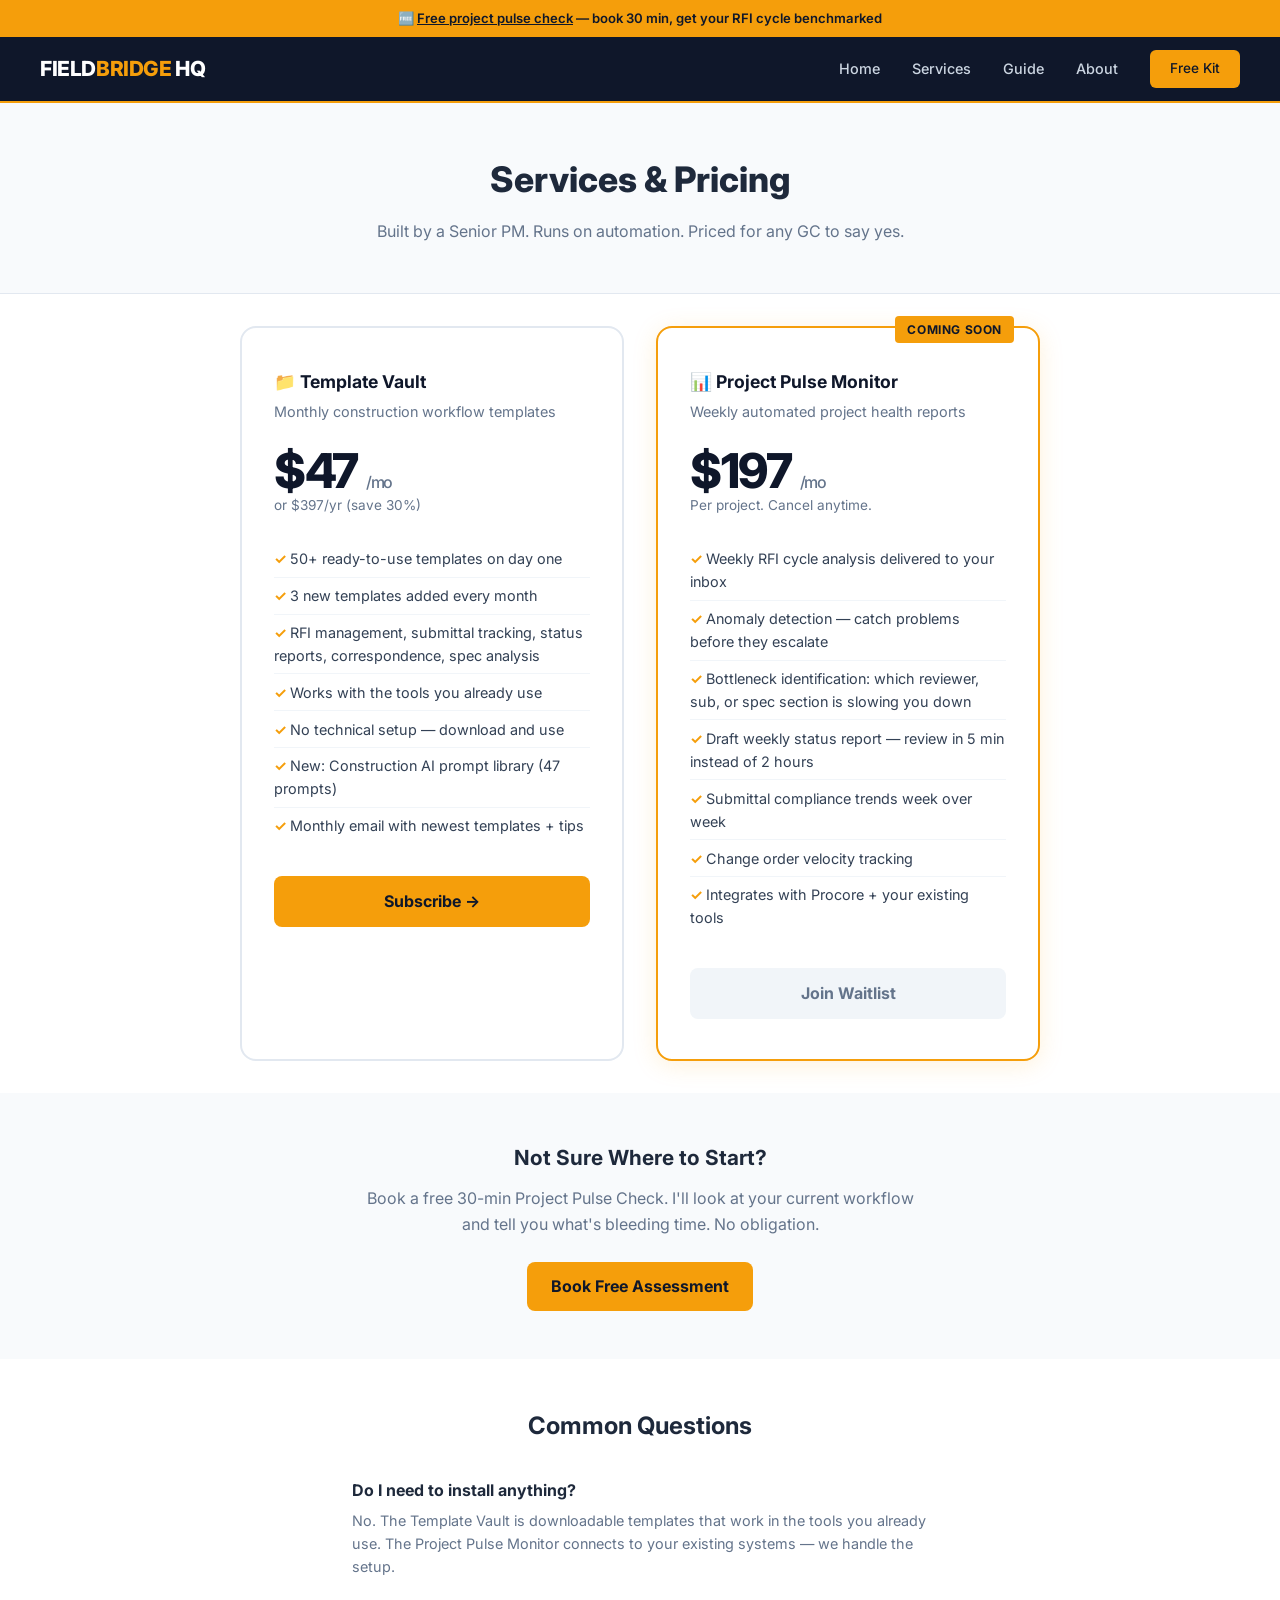
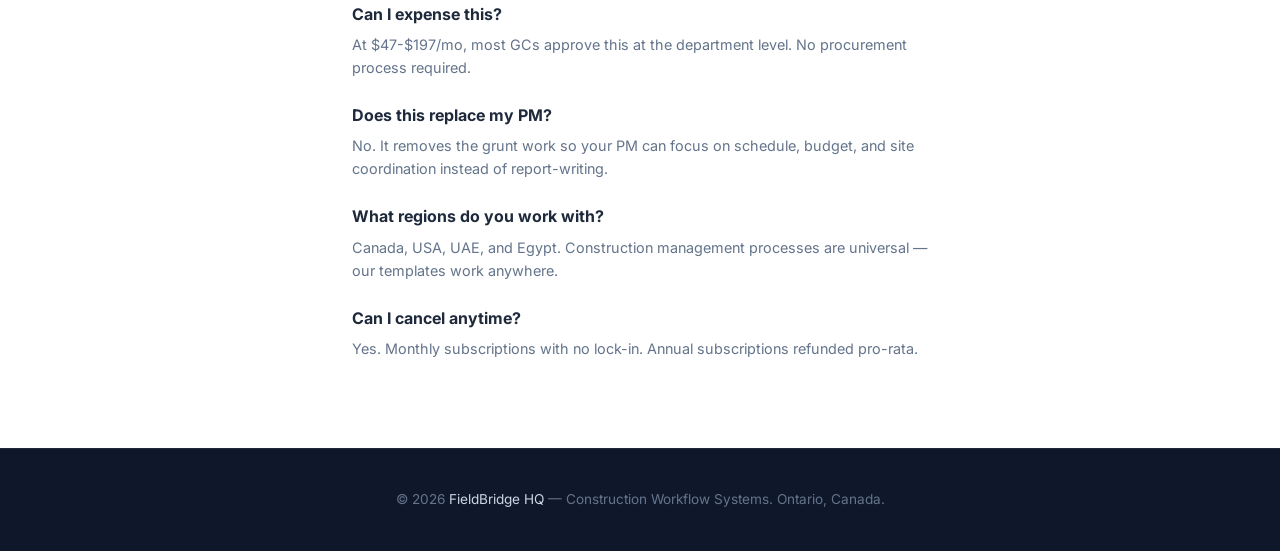
<file: services/index.html>
<!DOCTYPE html>
<html lang="en">
<head>
<meta charset="UTF-8">
<meta name="viewport" content="width=device-width, initial-scale=1.0">
<title>Services & Pricing — FieldBridge HQ</title>
<meta name="description" content="Construction workflow templates and automated project monitoring. Built by a Senior PM. Runs without the overhead.">
<link rel="preconnect" href="https://fonts.googleapis.com">
<link href="https://fonts.googleapis.com/css2?family=Inter:wght@400;500;600;700;800&display=swap" rel="stylesheet">
<link rel="stylesheet" href="/assets/css/style.css">
<style>
.pricing-grid {
  display: grid;
  grid-template-columns: 1fr 1fr;
  gap: 2rem;
  max-width: 800px;
  margin: 0 auto;
  padding: 2rem 0;
}
.pricing-card {
  background: var(--white);
  border: 2px solid var(--gray-200);
  border-radius: 16px;
  padding: 2.5rem 2rem;
  position: relative;
  transition: all 0.2s;
}
.pricing-card:hover { border-color: var(--accent); box-shadow: 0 8px 32px rgba(0,0,0,0.08); }
.pricing-card.featured {
  border-color: var(--accent);
  box-shadow: 0 4px 24px rgba(245, 158, 11, 0.15);
}
.pricing-card.featured::before {
  content: 'Coming Soon';
  position: absolute;
  top: -12px;
  right: 24px;
  background: var(--accent);
  color: var(--navy);
  font-size: 0.75rem;
  font-weight: 700;
  padding: 0.25rem 0.75rem;
  border-radius: 4px;
  text-transform: uppercase;
  letter-spacing: 0.05em;
}
.pricing-card .plan-name {
  font-size: 1.1rem;
  font-weight: 700;
  color: var(--navy);
  margin-bottom: 0.25rem;
}
.pricing-card .plan-desc {
  font-size: 0.9rem;
  color: var(--gray-500);
  margin-bottom: 1.5rem;
}
.pricing-card .price {
  font-size: 3rem;
  font-weight: 800;
  color: var(--navy);
  letter-spacing: -0.03em;
  line-height: 1;
}
.pricing-card .price span {
  font-size: 1rem;
  font-weight: 500;
  color: var(--gray-500);
}
.pricing-card .price-sub {
  font-size: 0.85rem;
  color: var(--gray-500);
  margin-bottom: 1.5rem;
}
.pricing-card ul { list-style: none; margin-bottom: 2rem; }
.pricing-card ul li {
  padding: 0.4rem 0;
  font-size: 0.9rem;
  color: var(--gray-700);
  border-bottom: 1px solid var(--gray-100);
}
.pricing-card ul li:last-child { border-bottom: none; }
.pricing-card ul li::before { content: '✓ '; color: var(--accent); font-weight: 700; }
.pricing-card .btn {
  display: block;
  text-align: center;
  padding: 0.8rem;
  border-radius: 8px;
  font-weight: 700;
  text-decoration: none;
  transition: all 0.2s;
}
.pricing-card .btn-primary {
  background: var(--accent);
  color: var(--navy);
}
.pricing-card .btn-primary:hover { background: var(--accent-hover); }
.pricing-card .btn-secondary {
  background: var(--gray-100);
  color: var(--gray-500);
  cursor: default;
}

.faq-section { max-width: 640px; margin: 0 auto; padding: 3rem 2rem 4rem; }
.faq-section h2 { text-align: center; margin-bottom: 2rem; }
.faq-item { margin-bottom: 1.5rem; }
.faq-item h3 { font-size: 1rem; font-weight: 700; margin-bottom: 0.35rem; }
.faq-item p { font-size: 0.9rem; color: var(--gray-500); }

@media (max-width: 640px) {
  .pricing-grid { grid-template-columns: 1fr; }
}
</style>
</head>
<body>

<div class="announcement">
  🆓 <a href="/">Free project pulse check</a> — book 30 min, get your RFI cycle benchmarked
</div>

<nav>
  <div class="nav-inner">
    <a href="/" class="nav-logo">FIELD<span>BRIDGE</span> HQ</a>
    <div class="nav-links">
      <a href="/">Home</a>
      <a href="/services/">Services</a>
      <a href="/guide/">Guide</a>
      <a href="/about/">About</a>
      <a href="/starter-kit/" class="nav-cta">Free Kit</a>
    </div>
  </div>
</nav>

<section class="about-header">
  <div class="container">
    <h1 style="font-size: 2.2rem; font-weight: 800;">Services & Pricing</h1>
    <p style="color: var(--gray-500); margin-top: 0.75rem;">Built by a Senior PM. Runs on automation. Priced for any GC to say yes.</p>
  </div>
</section>

<div class="pricing-grid">
  <div class="pricing-card">
    <div class="plan-name">📁 Template Vault</div>
    <div class="plan-desc">Monthly construction workflow templates</div>
    <div class="price">$47 <span>/mo</span></div>
    <div class="price-sub">or $397/yr (save 30%)</div>
    <ul>
      <li>50+ ready-to-use templates on day one</li>
      <li>3 new templates added every month</li>
      <li>RFI management, submittal tracking, status reports, correspondence, spec analysis</li>
      <li>Works with the tools you already use</li>
      <li>No technical setup — download and use</li>
      <li>New: Construction AI prompt library (47 prompts)</li>
      <li>Monthly email with newest templates + tips</li>
    </ul>
    <a href="/starter-kit/" class="btn btn-primary">Subscribe →</a>
  </div>

  <div class="pricing-card featured">
    <div class="plan-name">📊 Project Pulse Monitor</div>
    <div class="plan-desc">Weekly automated project health reports</div>
    <div class="price">$197 <span>/mo</span></div>
    <div class="price-sub">Per project. Cancel anytime.</div>
    <ul>
      <li>Weekly RFI cycle analysis delivered to your inbox</li>
      <li>Anomaly detection — catch problems before they escalate</li>
      <li>Bottleneck identification: which reviewer, sub, or spec section is slowing you down</li>
      <li>Draft weekly status report — review in 5 min instead of 2 hours</li>
      <li>Submittal compliance trends week over week</li>
      <li>Change order velocity tracking</li>
      <li>Integrates with Procore + your existing tools</li>
    </ul>
    <a href="/starter-kit/" class="btn btn-secondary">Join Waitlist</a>
  </div>
</div>

<div class="section section-light" style="padding: 3rem 0;">
  <div class="container" style="max-width: 640px; text-align: center;">
    <h2 style="font-size: 1.3rem; font-weight: 700; margin-bottom: 0.75rem;">Not Sure Where to Start?</h2>
    <p style="color: var(--gray-500); margin-bottom: 1.5rem;">Book a free 30-min Project Pulse Check. I'll look at your current workflow and tell you what's bleeding time. No obligation.</p>
    <a href="/starter-kit/" style="display: inline-block; background: var(--accent); color: var(--navy); font-weight: 700; padding: 0.75rem 1.5rem; border-radius: 8px; text-decoration: none;">Book Free Assessment</a>
  </div>
</div>

<div class="faq-section">
  <h2>Common Questions</h2>
  
  <div class="faq-item">
    <h3>Do I need to install anything?</h3>
    <p>No. The Template Vault is downloadable templates that work in the tools you already use. The Project Pulse Monitor connects to your existing systems — we handle the setup.</p>
  </div>
  <div class="faq-item">
    <h3>Can I expense this?</h3>
    <p>At $47-$197/mo, most GCs approve this at the department level. No procurement process required.</p>
  </div>
  <div class="faq-item">
    <h3>Does this replace my PM?</h3>
    <p>No. It removes the grunt work so your PM can focus on schedule, budget, and site coordination instead of report-writing.</p>
  </div>
  <div class="faq-item">
    <h3>What regions do you work with?</h3>
    <p>Canada, USA, UAE, and Egypt. Construction management processes are universal — our templates work anywhere.</p>
  </div>
  <div class="faq-item">
    <h3>Can I cancel anytime?</h3>
    <p>Yes. Monthly subscriptions with no lock-in. Annual subscriptions refunded pro-rata.</p>
  </div>
</div>

<footer>
  <p>© 2026 <a href="/">FieldBridge HQ</a> — Construction Workflow Systems. Ontario, Canada.</p>
</footer>

</body>
</html>
</file>
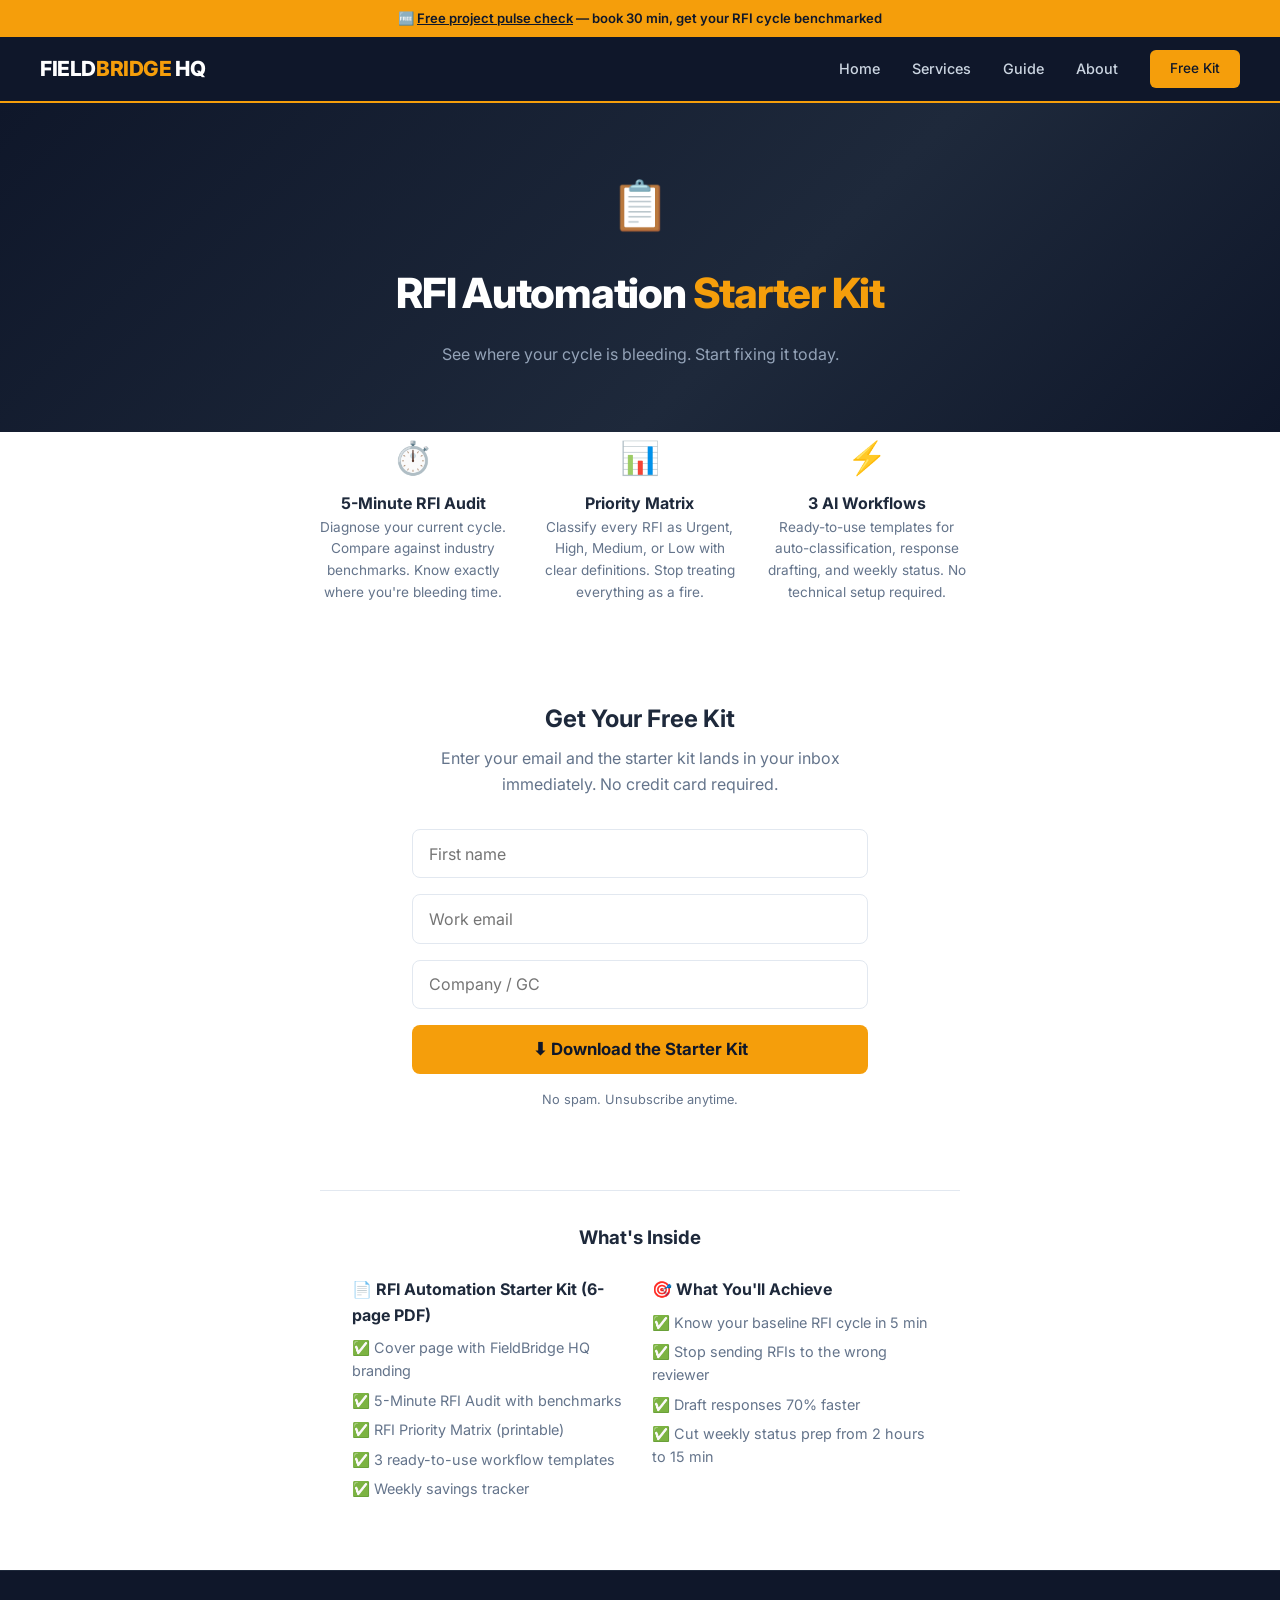
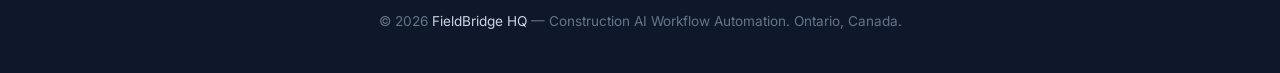
<file: starter-kit/index.html>
<!DOCTYPE html>
<html lang="en">
<head>
<meta charset="UTF-8">
<meta name="viewport" content="width=device-width, initial-scale=1.0">
<title>RFI Automation Starter Kit — FieldBridge HQ</title>
<meta name="description" content="Free RFI Starter Kit: 5-Minute RFI Audit, Priority Matrix, and 3 ready-to-use workflow templates. No setup required.">
<link rel="preconnect" href="https://fonts.googleapis.com">
<link href="https://fonts.googleapis.com/css2?family=Inter:wght@400;500;600;700;800&display=swap" rel="stylesheet">
<link rel="stylesheet" href="/assets/css/style.css">
<style>
.kit-hero {
  background: linear-gradient(135deg, #0f172a 0%, #1e293b 60%, #0f172a 100%);
  color: white;
  padding: 4rem 2rem;
  text-align: center;
}
.kit-hero h1 { font-size: 2.6rem; font-weight: 800; letter-spacing: -0.03em; }
.kit-hero h1 span { color: #f59e0b; }
.kit-hero p { color: #94a3b8; max-width: 560px; margin: 1rem auto 0; }
.form-section {
  max-width: 520px;
  margin: 0 auto;
  padding: 3rem 2rem;
  text-align: center;
}
.form-section h2 { margin-bottom: 0.5rem; }
.form-section p { color: var(--gray-500); margin-bottom: 2rem; }
.kit-form { display: flex; flex-direction: column; gap: 1rem; }
.kit-form input {
  padding: 0.85rem 1rem;
  border: 1.5px solid var(--gray-200);
  border-radius: 8px;
  font-size: 1rem;
  font-family: var(--font);
  transition: border-color 0.2s;
}
.kit-form input:focus { outline: none; border-color: var(--accent); }
.kit-form button {
  background: var(--accent);
  color: var(--navy);
  font-weight: 700;
  font-size: 1.05rem;
  padding: 0.9rem;
  border: none;
  border-radius: 8px;
  cursor: pointer;
  font-family: var(--font);
  transition: background 0.2s;
}
.kit-form button:hover { background: var(--accent-hover); }
.benefits { display: grid; grid-template-columns: 1fr 1fr 1fr; gap: 1.5rem; max-width: 720px; margin: 0 auto; padding: 0 2rem 3rem; }
.benefit-item { text-align: center; }
.benefit-item .icon { font-size: 2rem; margin-bottom: 0.5rem; }
.benefit-item h3 { font-size: 1rem; font-weight: 700; }
.benefit-item p { font-size: 0.85rem; color: var(--gray-500); }
@media (max-width: 640px) { .benefits { grid-template-columns: 1fr; } }
</style>
</head>
<body>

<div class="announcement">
  🆓 <a href="/services/">Free project pulse check</a> — book 30 min, get your RFI cycle benchmarked
</div>

<nav>
  <div class="nav-inner">
    <a href="/" class="nav-logo">FIELD<span>BRIDGE</span> HQ</a>
    <div class="nav-links">
      <a href="/">Home</a>
      <a href="/services/">Services</a>
      <a href="/guide/">Guide</a>
      <a href="/about/">About</a>
      <a href="/starter-kit/" class="nav-cta">Free Kit</a>
    </div>
  </div>
</nav>

<section class="kit-hero">
  <div class="hero-inner">
    <div style="font-size: 3rem; margin-bottom: 1rem;">📋</div>
    <h1>RFI Automation <span>Starter Kit</span></h1>
    <p>See where your cycle is bleeding. Start fixing it today.</p>
  </div>
</section>

<div class="benefits">
  <div class="benefit-item">
    <div class="icon">⏱️</div>
    <h3>5-Minute RFI Audit</h3>
    <p>Diagnose your current cycle. Compare against industry benchmarks. Know exactly where you're bleeding time.</p>
  </div>
  <div class="benefit-item">
    <div class="icon">📊</div>
    <h3>Priority Matrix</h3>
    <p>Classify every RFI as Urgent, High, Medium, or Low with clear definitions. Stop treating everything as a fire.</p>
  </div>
  <div class="benefit-item">
    <div class="icon">⚡</div>
    <h3>3 AI Workflows</h3>
    <p>Ready-to-use templates for auto-classification, response drafting, and weekly status. No technical setup required.</p>
  </div>
</div>

<div class="form-section">
  <h2>Get Your Free Kit</h2>
  <p>Enter your email and the starter kit lands in your inbox immediately. No credit card required.</p>
  <form class="kit-form" action="#" method="POST">
    <input type="text" name="name" placeholder="First name" required>
    <input type="email" name="email" placeholder="Work email" required>
    <input type="text" name="company" placeholder="Company / GC">
    <button type="submit">⬇ Download the Starter Kit</button>
  </form>
  <p style="font-size: 0.8rem; color: var(--gray-500); margin-top: 1rem;">No spam. Unsubscribe anytime.</p>
</div>

<div style="max-width: 640px; margin: 0 auto; padding: 0 2rem 4rem; border-top: 1px solid var(--gray-200);">
  <h3 style="text-align: center; margin: 2rem 0 1.5rem;">What's Inside</h3>
  <div style="display: grid; grid-template-columns: 1fr 1fr; gap: 1.5rem;">
    <div>
      <h4 style="margin-bottom: 0.5rem;">📄 RFI Automation Starter Kit (6-page PDF)</h4>
      <ul style="color: var(--gray-500); font-size: 0.9rem; list-style: none;">
        <li style="margin-bottom: 0.4rem;">✅ Cover page with FieldBridge HQ branding</li>
        <li style="margin-bottom: 0.4rem;">✅ 5-Minute RFI Audit with benchmarks</li>
        <li style="margin-bottom: 0.4rem;">✅ RFI Priority Matrix (printable)</li>
        <li style="margin-bottom: 0.4rem;">✅ 3 ready-to-use workflow templates</li>
        <li style="margin-bottom: 0.4rem;">✅ Weekly savings tracker</li>
      </ul>
    </div>
    <div>
      <h4 style="margin-bottom: 0.5rem;">🎯 What You'll Achieve</h4>
      <ul style="color: var(--gray-500); font-size: 0.9rem; list-style: none;">
        <li style="margin-bottom: 0.4rem;">✅ Know your baseline RFI cycle in 5 min</li>
        <li style="margin-bottom: 0.4rem;">✅ Stop sending RFIs to the wrong reviewer</li>
        <li style="margin-bottom: 0.4rem;">✅ Draft responses 70% faster</li>
        <li style="margin-bottom: 0.4rem;">✅ Cut weekly status prep from 2 hours to 15 min</li>
      </ul>
    </div>
  </div>
</div>

<footer>
  <p>© 2026 <a href="/">FieldBridge HQ</a> — Construction AI Workflow Automation. Ontario, Canada.</p>
</footer>

</body>
</html>
</file>
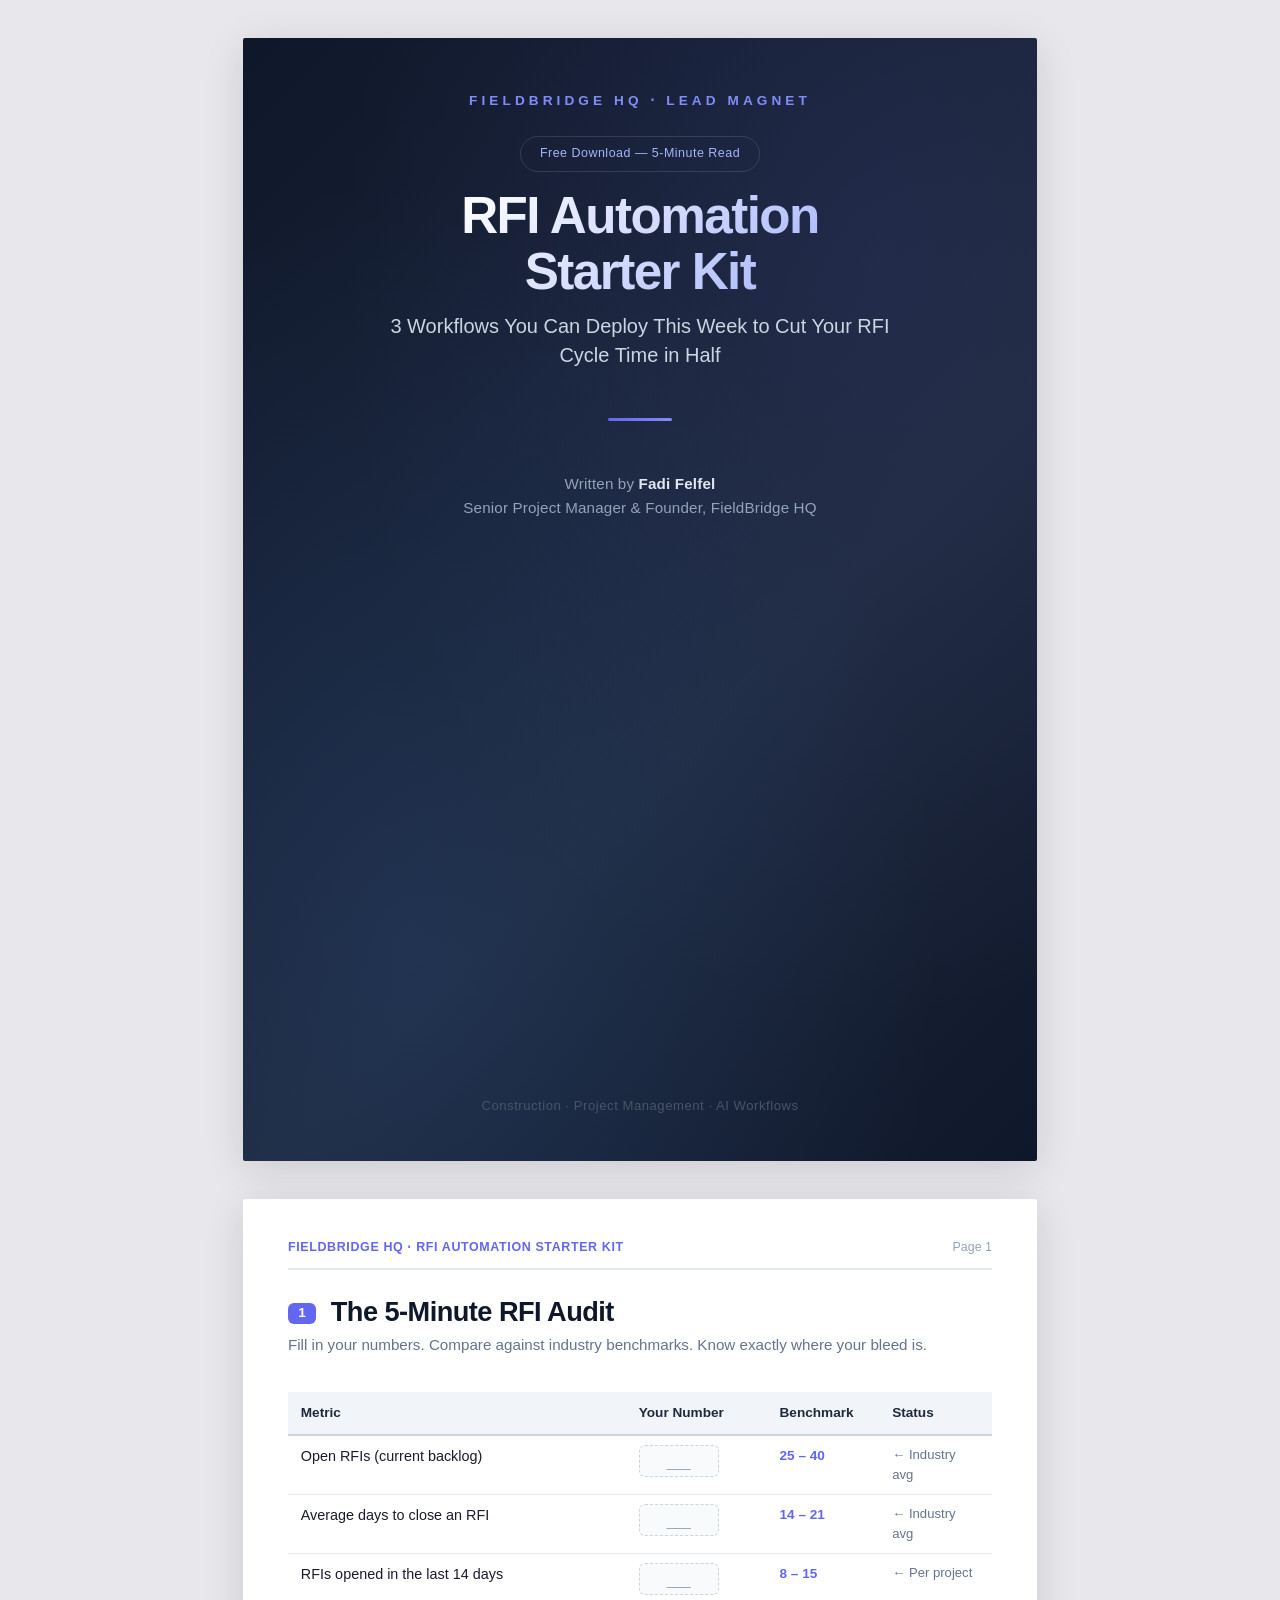
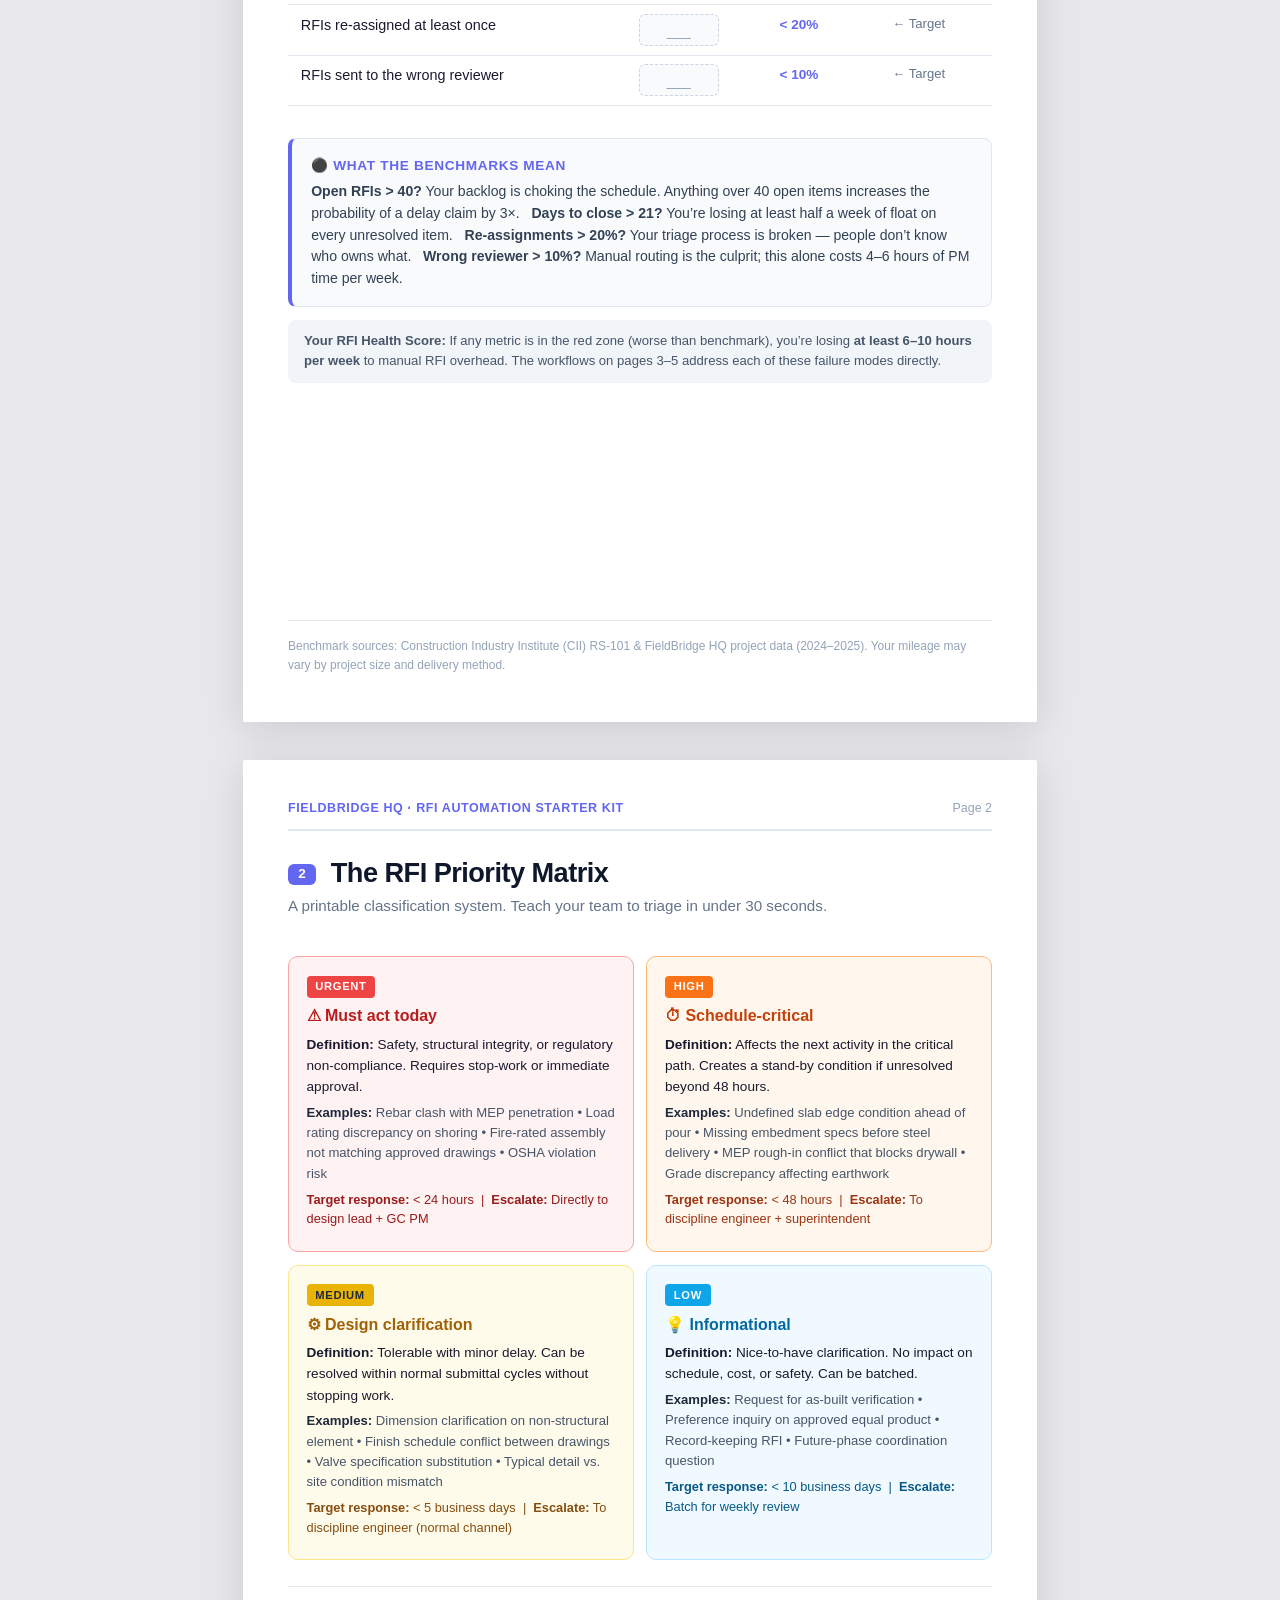
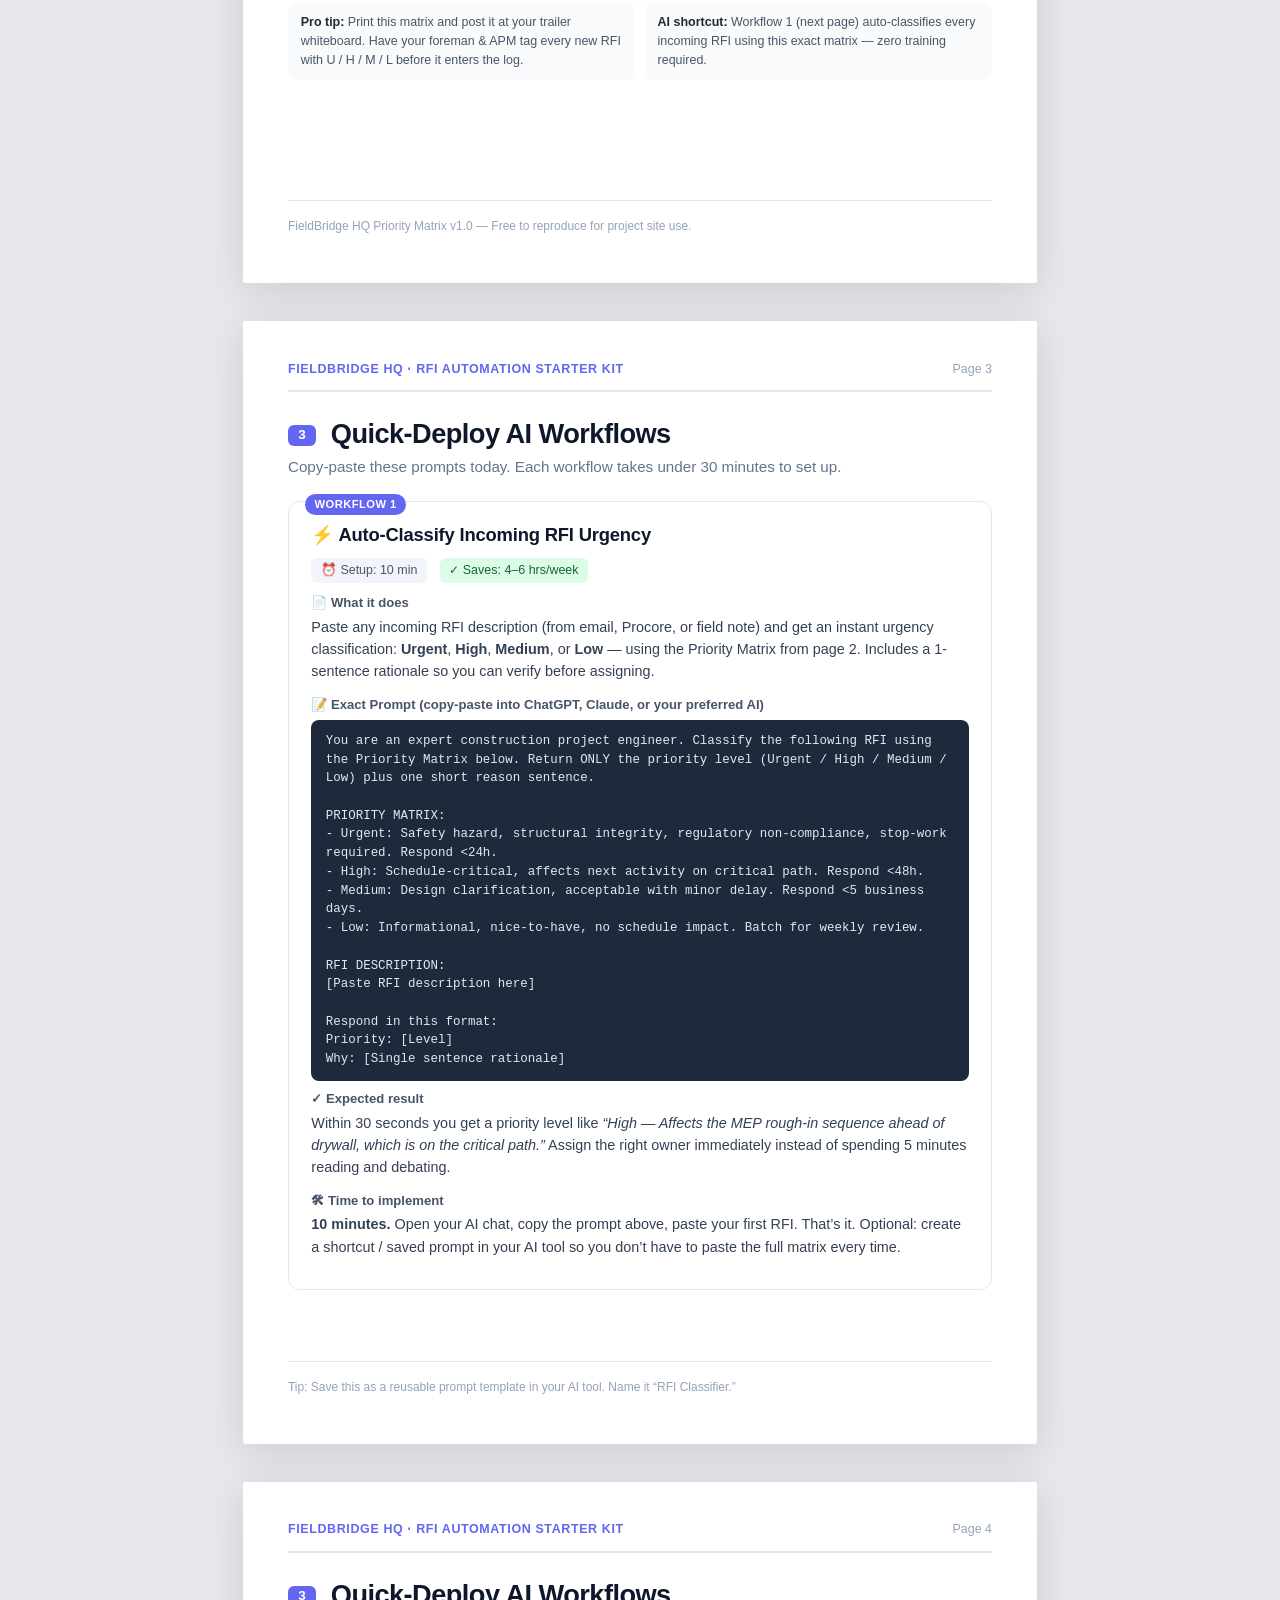
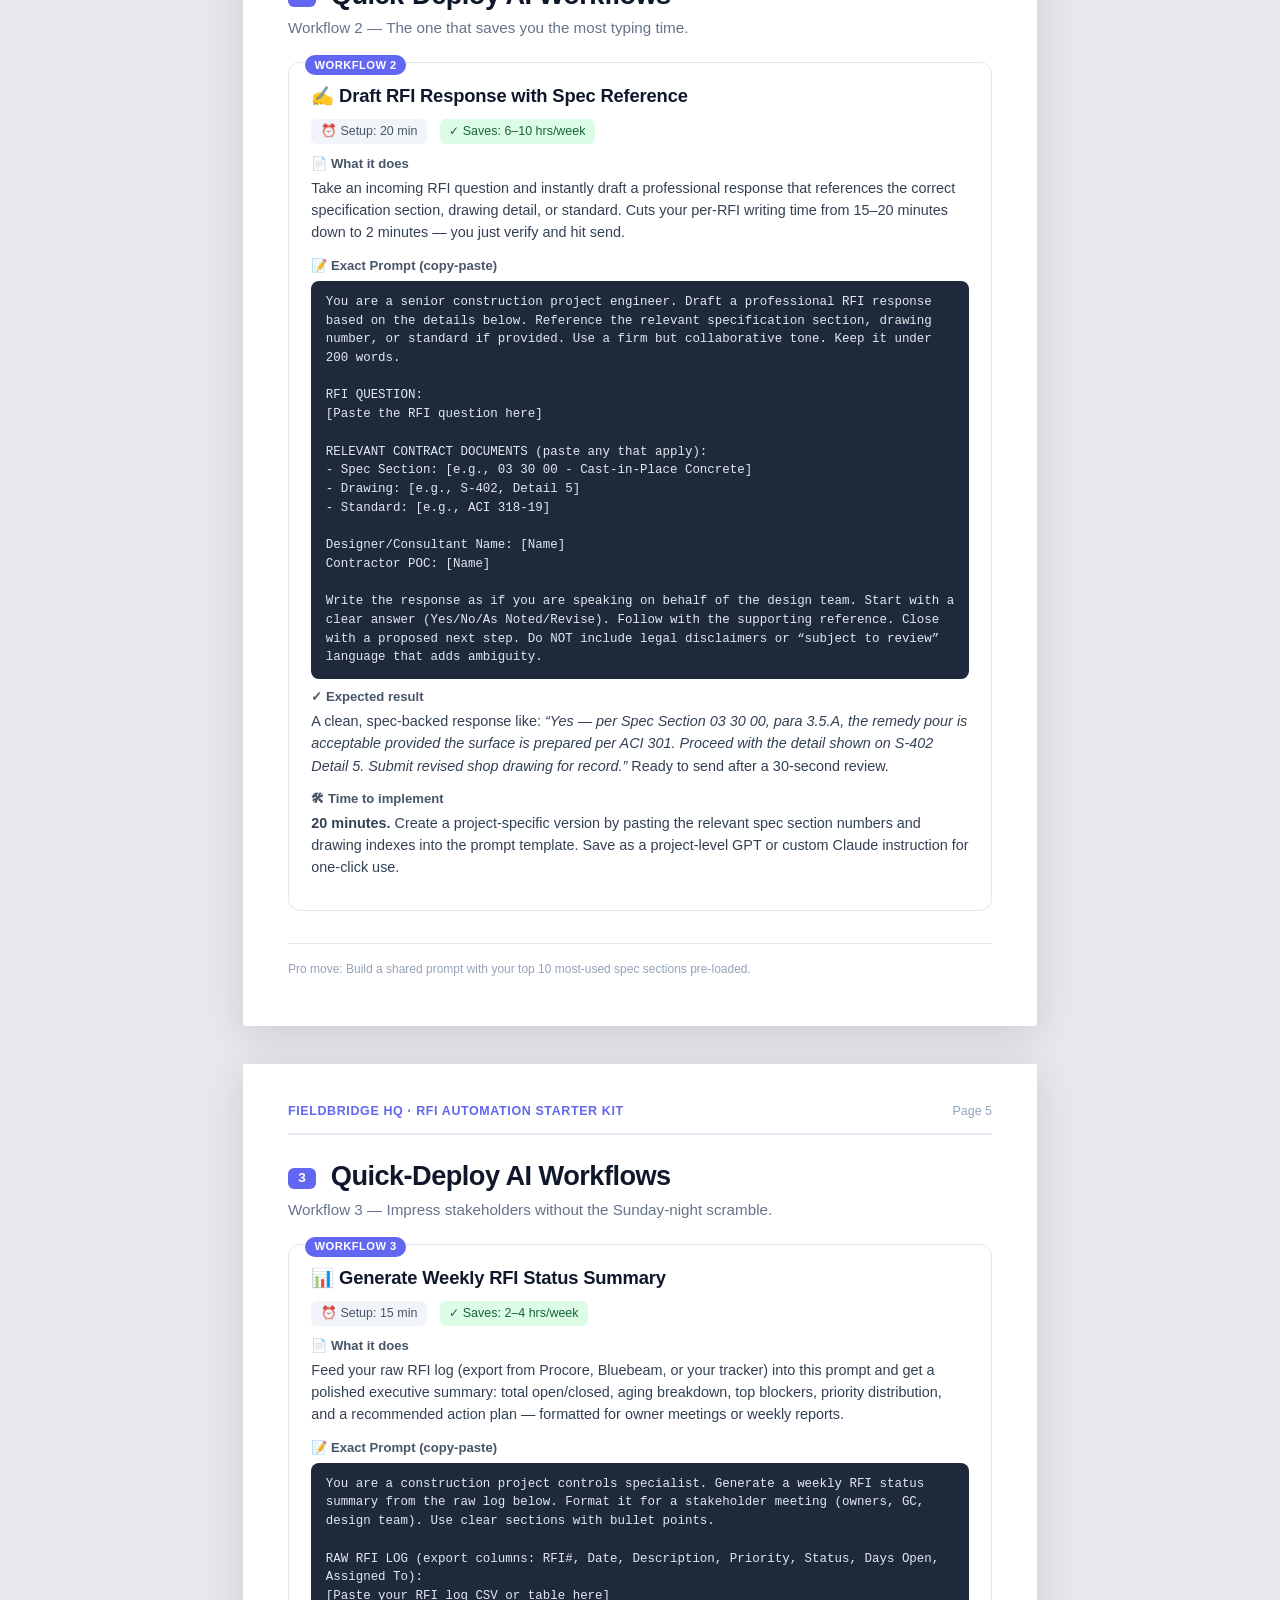
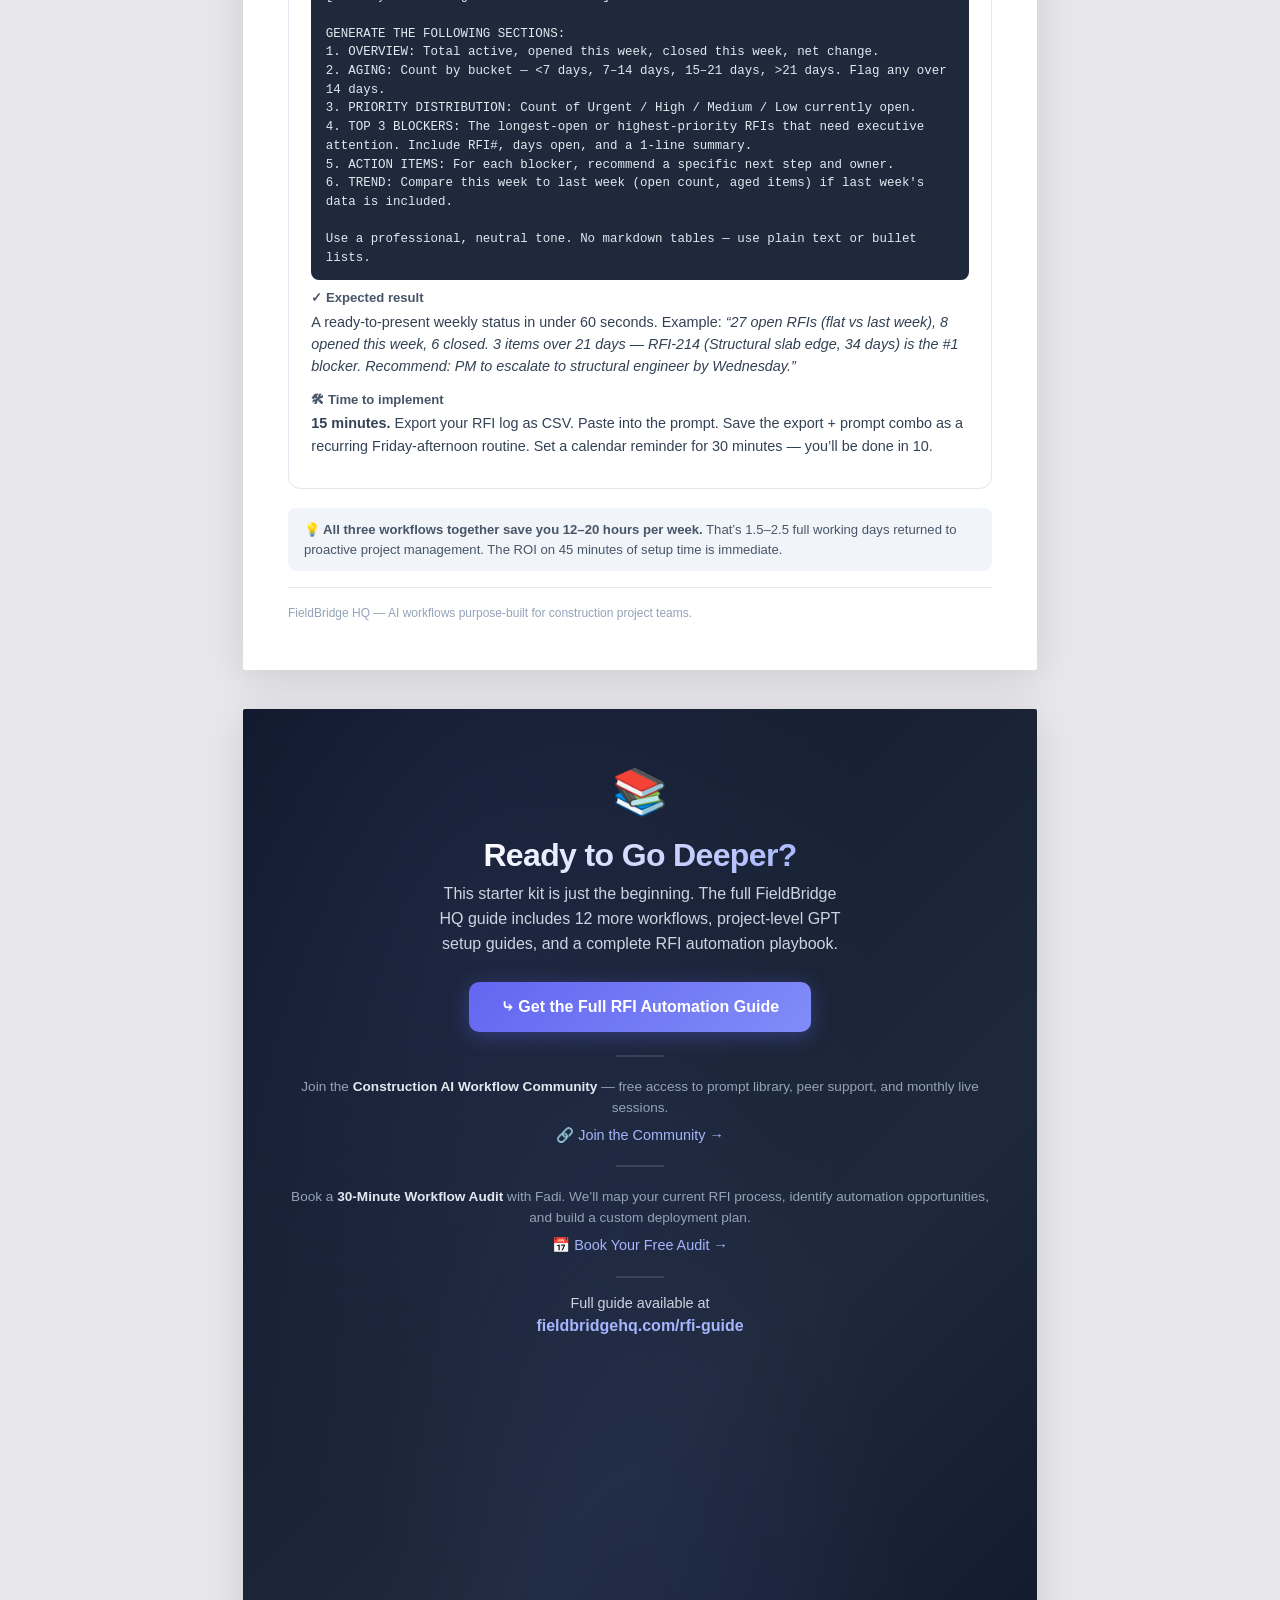
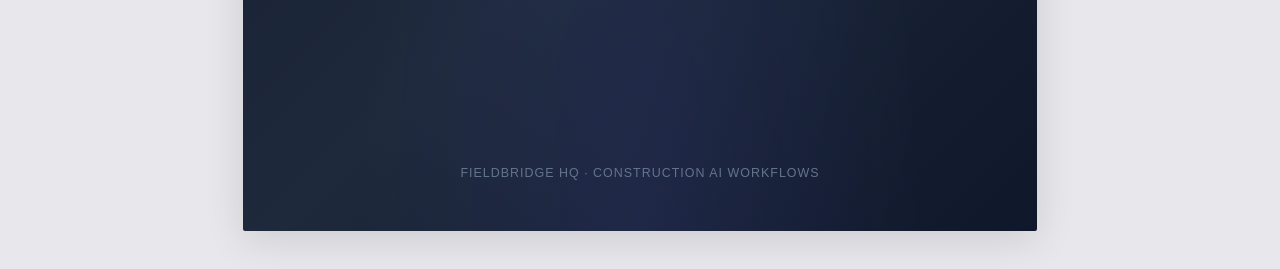
<file: starter-kit/rfi-automation-starter-kit.html>
<!DOCTYPE html>
<html lang="en">
<head>
<meta charset="UTF-8">
<meta name="viewport" content="width=device-width, initial-scale=1.0">
<title>RFI Automation Starter Kit — FieldBridge HQ</title>
<style>
  /* ===== RESET & BASE ===== */
  *, *::before, *::after { box-sizing: border-box; margin: 0; padding: 0; }

  @page {
    size: A4;
    margin: 1.6cm 1.8cm;
  }

  body {
    font-family: 'Inter', -apple-system, BlinkMacSystemFont, 'Segoe UI', Roboto, Helvetica, Arial, sans-serif;
    background: #e8e8ec;
    color: #1a1a2e;
    line-height: 1.55;
    -webkit-font-smoothing: antialiased;
  }

  /* ===== PAGE WRAPPER ===== */
  .page {
    width: 210mm;
    min-height: 297mm;
    margin: 2.4rem auto;
    background: #ffffff;
    box-shadow: 0 8px 40px rgba(0,0,0,.12);
    border-radius: 2px;
    overflow: hidden;
    position: relative;
    display: flex;
    flex-direction: column;
  }

  /* ===== TYPOGRAPHY ===== */
  h1 { font-size: 2.8rem; font-weight: 800; letter-spacing: -.03em; line-height: 1.1; }
  h2 { font-size: 1.7rem; font-weight: 700; letter-spacing: -.02em; line-height: 1.2; }
  h3 { font-size: 1.25rem; font-weight: 700; letter-spacing: -.01em; }
  h4 { font-size: 1.05rem; font-weight: 600; }
  p  { margin-bottom: .75rem; }
  small { font-size: .82rem; }

  /* ===== COVER PAGE ===== */
  .cover {
    background: linear-gradient(135deg, #0f172a 0%, #1e293b 60%, #0f172a 100%);
    color: #ffffff;
    text-align: center;
    padding: 3.2rem 3rem 2.8rem;
    display: flex;
    flex-direction: column;
    justify-content: center;
    align-items: center;
    min-height: 297mm;
    position: relative;
  }
  .cover::before {
    content: '';
    position: absolute;
    inset: 0;
    background:
      radial-gradient(ellipse at 20% 80%, rgba(59,130,246,.12) 0%, transparent 60%),
      radial-gradient(ellipse at 80% 20%, rgba(99,102,241,.10) 0%, transparent 60%);
    pointer-events: none;
  }
  .cover > * { position: relative; z-index: 1; }

  .cover-brand {
    font-size: .85rem;
    text-transform: uppercase;
    letter-spacing: .3em;
    color: #818cf8;
    font-weight: 600;
    margin-bottom: 1.6rem;
  }
  .cover h1 {
    font-size: 3.2rem;
    margin-bottom: .5rem;
    background: linear-gradient(135deg, #ffffff 0%, #a5b4fc 100%);
    -webkit-background-clip: text;
    -webkit-text-fill-color: transparent;
    background-clip: text;
  }
  .cover .subtitle {
    font-size: 1.25rem;
    color: #cbd5e1;
    font-weight: 400;
    max-width: 32rem;
    margin: .2rem auto 2rem;
    line-height: 1.45;
  }
  .cover-divider {
    width: 4rem;
    height: 3px;
    background: linear-gradient(90deg, #6366f1, #818cf8);
    border-radius: 2px;
    margin: 1rem auto 1.4rem;
  }
  .cover .author {
    font-size: .95rem;
    color: #94a3b8;
    margin-top: 1.8rem;
    letter-spacing: .01em;
  }
  .cover .author strong { color: #e2e8f0; font-weight: 600; }
  .cover-badge {
    display: inline-block;
    border: 1px solid rgba(255,255,255,.12);
    border-radius: 100px;
    padding: .45rem 1.2rem;
    font-size: .78rem;
    color: #a5b4fc;
    margin-bottom: 1rem;
    letter-spacing: .04em;
  }

  /* ===== CONTENT PAGES ===== */
  .content-page {
    padding: 2.4rem 2.8rem 2.2rem;
    min-height: 297mm;
    display: flex;
    flex-direction: column;
    page-break-after: always;
    break-inside: avoid;
  }

  .page-header {
    display: flex;
    justify-content: space-between;
    align-items: center;
    border-bottom: 2px solid #e2e8f0;
    padding-bottom: .7rem;
    margin-bottom: 1.6rem;
  }
  .page-header .brand { font-size: .78rem; color: #6366f1; font-weight: 600; letter-spacing: .05em; text-transform: uppercase; }
  .page-header .page-num { font-size: .78rem; color: #94a3b8; }

  .content-page h2 {
    color: #0f172a;
    margin-bottom: .3rem;
  }
  .content-page h2 .step {
    display: inline-block;
    background: #6366f1;
    color: #fff;
    font-size: .85rem;
    font-weight: 700;
    padding: .15rem .65rem;
    border-radius: 6px;
    margin-right: .5rem;
    vertical-align: middle;
  }
  .content-page .page-sub {
    color: #64748b;
    font-size: .95rem;
    margin-bottom: 1.4rem;
  }

  /* ===== AUDIT TABLE ===== */
  .audit-table { width: 100%; border-collapse: collapse; margin: .8rem 0 1.4rem; }
  .audit-table th {
    background: #f1f5f9;
    color: #1e293b;
    font-weight: 600;
    font-size: .85rem;
    text-align: left;
    padding: .65rem .8rem;
    border-bottom: 2px solid #cbd5e1;
  }
  .audit-table td {
    padding: .55rem .8rem;
    border-bottom: 1px solid #e2e8f0;
    font-size: .9rem;
    vertical-align: top;
  }
  .audit-table .input-row td:first-child,
  .audit-table .input-row td:nth-child(2) {
    font-weight: 500;
  }
  .audit-table .input-field {
    display: inline-block;
    width: 5rem;
    height: 2rem;
    border: 1.5px dashed #cbd5e1;
    border-radius: 6px;
    background: #f8fafc;
    text-align: center;
    font-size: .9rem;
    color: #94a3b8;
    line-height: 2rem;
  }
  .audit-table .benchmark { color: #6366f1; font-weight: 600; font-size: .85rem; }
  .audit-table .total-row td {
    font-weight: 700;
    background: #f1f5f9;
    border-top: 2px solid #6366f1;
  }

  .benchmark-box {
    background: #f8fafc;
    border: 1px solid #e2e8f0;
    border-left: 4px solid #6366f1;
    border-radius: 8px;
    padding: 1rem 1.2rem;
    margin: .6rem 0 0;
  }
  .benchmark-box h4 { font-size: .85rem; color: #6366f1; margin-bottom: .3rem; text-transform: uppercase; letter-spacing: .05em; }
  .benchmark-box p { margin-bottom: 0; font-size: .88rem; color: #334155; }

  /* ===== PRIORITY MATRIX ===== */
  .matrix-grid {
    display: grid;
    grid-template-columns: 1fr 1fr;
    gap: .8rem;
    margin: 1rem 0;
  }
  .matrix-card {
    border-radius: 10px;
    padding: 1rem 1.1rem;
    border: 1px solid;
    break-inside: avoid;
  }
  .matrix-card h4 { margin-bottom: .3rem; font-size: 1rem; }
  .matrix-card .tag {
    display: inline-block;
    font-size: .7rem;
    font-weight: 700;
    text-transform: uppercase;
    letter-spacing: .06em;
    padding: .15rem .55rem;
    border-radius: 4px;
    margin-bottom: .4rem;
  }
  .matrix-card p { font-size: .85rem; margin-bottom: .35rem; }
  .matrix-card .ex { font-size: .82rem; color: #475569; }
  .matrix-card .ex strong { color: #1e293b; }

  .urgent   { background: #fef2f2; border-color: #fca5a5; }
  .urgent .tag { background: #ef4444; color: #fff; }
  .urgent h4 { color: #b91c1c; }

  .high     { background: #fff7ed; border-color: #fdba74; }
  .high .tag { background: #f97316; color: #fff; }
  .high h4 { color: #c2410c; }

  .medium   { background: #fffbeb; border-color: #fde68a; }
  .medium .tag { background: #eab308; color: #1e293b; }
  .medium h4 { color: #a16207; }

  .low      { background: #f0f9ff; border-color: #bae6fd; }
  .low .tag { background: #0ea5e9; color: #fff; }
  .low h4 { color: #0369a1; }

  /* ===== WORKFLOW CARDS ===== */
  .workflow-card {
    border: 1px solid #e2e8f0;
    border-radius: 12px;
    padding: 1.2rem 1.4rem;
    margin-bottom: 1rem;
    break-inside: avoid;
    position: relative;
  }
  .workflow-card .wf-num {
    position: absolute;
    top: -.5rem;
    left: 1rem;
    background: #6366f1;
    color: #fff;
    font-size: .7rem;
    font-weight: 700;
    padding: .1rem .6rem;
    border-radius: 100px;
    letter-spacing: .04em;
  }
  .workflow-card h3 { color: #0f172a; margin-bottom: .5rem; font-size: 1.15rem; }
  .workflow-card .wf-meta {
    display: flex;
    gap: .8rem;
    margin-bottom: .6rem;
    flex-wrap: wrap;
  }
  .workflow-card .wf-meta span {
    font-size: .78rem;
    color: #475569;
    background: #f1f5f9;
    padding: .2rem .6rem;
    border-radius: 6px;
    font-weight: 500;
  }
  .workflow-card .wf-meta .saved { background: #dcfce7; color: #166534; }
  .workflow-card .wf-label { font-size: .82rem; font-weight: 600; color: #475569; margin-bottom: .15rem; margin-top: .5rem; }
  .workflow-card .wf-label:first-child { margin-top: 0; }
  .workflow-card p, .workflow-card .wf-desc { font-size: .9rem; color: #334155; }
  .workflow-card .prompt-box {
    background: #1e293b;
    color: #e2e8f0;
    border-radius: 8px;
    padding: .75rem .9rem;
    font-family: 'SF Mono', 'Fira Code', 'Consolas', monospace;
    font-size: .78rem;
    line-height: 1.5;
    margin: .3rem 0 .1rem;
    white-space: pre-wrap;
    word-break: break-word;
  }

  /* ===== BACK PAGE ===== */
  .back-page {
    background: linear-gradient(135deg, #0f172a 0%, #1e293b 60%, #0f172a 100%);
    color: #ffffff;
    text-align: center;
    padding: 3rem 2.8rem;
    min-height: 297mm;
    display: flex;
    flex-direction: column;
    justify-content: center;
    align-items: center;
    position: relative;
  }
  .back-page::before {
    content: '';
    position: absolute;
    inset: 0;
    background:
      radial-gradient(ellipse at 50% 100%, rgba(99,102,241,.10) 0%, transparent 50%),
      radial-gradient(ellipse at 30% 20%, rgba(129,140,248,.08) 0%, transparent 50%);
    pointer-events: none;
  }
  .back-page > * { position: relative; z-index: 1; }
  .back-page .cta-icon { font-size: 2.8rem; margin-bottom: .6rem; }
  .back-page h2 { font-size: 2rem; margin-bottom: .3rem; background: linear-gradient(135deg, #ffffff 0%, #a5b4fc 100%); -webkit-background-clip: text; -webkit-text-fill-color: transparent; background-clip: text; }
  .back-page .cta-sub { color: #cbd5e1; font-size: 1rem; max-width: 26rem; margin: .2rem auto 1.6rem; }
  .back-page .cta-button {
    display: inline-block;
    background: linear-gradient(135deg, #6366f1, #818cf8);
    color: #fff;
    font-weight: 700;
    font-size: 1rem;
    padding: .8rem 2rem;
    border-radius: 10px;
    text-decoration: none;
    margin-bottom: .8rem;
    box-shadow: 0 4px 20px rgba(99,102,241,.35);
    transition: transform .15s;
  }
  .back-page .cta-button:hover { transform: translateY(-1px); }
  .back-page .cta-links { margin: .6rem 0; display: flex; flex-direction: column; gap: .35rem; }
  .back-page .cta-links a { color: #a5b4fc; text-decoration: none; font-size: .9rem; }
  .back-page .cta-links a:hover { text-decoration: underline; }
  .back-page .cta-divider { width: 3rem; height: 2px; background: rgba(255,255,255,.12); margin: .6rem auto; }
  .back-page .back-brand { font-size: .78rem; color: #64748b; margin-top: .8rem; letter-spacing: .08em; text-transform: uppercase; }

  /* ===== MISC ===== */
  .highlight-indigo { color: #6366f1; font-weight: 600; }
  .mt-1 { margin-top: .6rem; }
  .mb-0 { margin-bottom: 0; }
  .flex-grow { flex: 1; }
  .text-center { text-align: center; }
  .text-muted { color: #64748b; }

  hr { border: none; border-top: 1px solid #e2e8f0; margin: 1rem 0; }

  .small-print { font-size: .75rem; color: #94a3b8; margin-top: auto; }

  /* ===== PRINT ===== */
  @media print {
    body { background: none; }
    .page {
      box-shadow: none;
      margin: 0 auto;
      border-radius: 0;
      page-break-after: always;
      width: 100%;
      min-height: 100vh;
    }
    .cover { min-height: 100vh; }
    .content-page { min-height: 100vh; }
    .back-page { min-height: 100vh; }
    .cta-button { -webkit-print-color-adjust: exact; print-color-adjust: exact; }
    .matrix-card { -webkit-print-color-adjust: exact; print-color-adjust: exact; }
    .prompt-box { -webkit-print-color-adjust: exact; print-color-adjust: exact; }
    .cover { -webkit-print-color-adjust: exact; print-color-adjust: exact; }
    .back-page { -webkit-print-color-adjust: exact; print-color-adjust: exact; }
  }

  /* ===== RESPONSIVE ===== */
  @media screen and (max-width: 800px) {
    .page { width: 100%; margin: 1rem auto; border-radius: 0; }
    .content-page { padding: 1.6rem 1.2rem; }
    .cover { padding: 2rem 1.5rem; }
    .cover h1 { font-size: 2.2rem; }
    .back-page { padding: 2rem 1.5rem; }
    .matrix-grid { grid-template-columns: 1fr; }
    .audit-table th, .audit-table td { padding: .45rem .5rem; font-size: .8rem; }
  }
</style>
</head>
<body>

<!-- ============================== -->
<!-- COVER PAGE                     -->
<!-- ============================== -->
<div class="page cover">
  <div class="cover-brand">FieldBridge HQ &sdot; Lead Magnet</div>
  <div class="cover-badge">Free Download &mdash; 5-Minute Read</div>
  <h1>RFI Automation<br>Starter Kit</h1>
  <p class="subtitle">3 Workflows You Can Deploy This Week to Cut Your RFI Cycle Time in Half</p>
  <div class="cover-divider"></div>
  <p class="author">Written by <strong>Fadi Felfel</strong><br>Senior Project Manager &amp; Founder, FieldBridge HQ</p>
  <div style="flex:1;min-height:2rem;"></div>
  <small style="color:#475569;letter-spacing:.04em;">Construction &middot; Project Management &middot; AI Workflows</small>
</div>

<!-- ============================== -->
<!-- PAGE 1: THE 5-MINUTE RFI AUDIT -->
<!-- ============================== -->
<div class="page content-page">
  <div class="page-header">
    <span class="brand">FieldBridge HQ &sdot; RFI Automation Starter Kit</span>
    <span class="page-num">Page 1</span>
  </div>

  <h2><span class="step">1</span> The 5-Minute RFI Audit</h2>
  <p class="page-sub">Fill in your numbers. Compare against industry benchmarks. Know exactly where your bleed is.</p>

  <table class="audit-table">
    <thead>
      <tr>
        <th style="width:48%;">Metric</th>
        <th style="width:20%;">Your Number</th>
        <th style="width:16%;">Benchmark</th>
        <th style="width:16%;">Status</th>
      </tr>
    </thead>
    <tbody>
      <tr class="input-row">
        <td>Open RFIs (current backlog)</td>
        <td><span class="input-field">___</span></td>
        <td class="benchmark">25 &ndash; 40</td>
        <td style="font-size:.82rem;color:#64748b;">&larr; Industry avg</td>
      </tr>
      <tr class="input-row">
        <td>Average days to close an RFI</td>
        <td><span class="input-field">___</span></td>
        <td class="benchmark">14 &ndash; 21</td>
        <td style="font-size:.82rem;color:#64748b;">&larr; Industry avg</td>
      </tr>
      <tr class="input-row">
        <td>RFIs opened in the last 14 days</td>
        <td><span class="input-field">___</span></td>
        <td class="benchmark">8 &ndash; 15</td>
        <td style="font-size:.82rem;color:#64748b;">&larr; Per project</td>
      </tr>
      <tr class="input-row">
        <td>RFIs re-assigned at least once</td>
        <td><span class="input-field">___</span></td>
        <td class="benchmark">&lt; 20%</td>
        <td style="font-size:.82rem;color:#64748b;">&larr; Target</td>
      </tr>
      <tr class="input-row">
        <td>RFIs sent to the wrong reviewer</td>
        <td><span class="input-field">___</span></td>
        <td class="benchmark">&lt; 10%</td>
        <td style="font-size:.82rem;color:#64748b;">&larr; Target</td>
      </tr>
    </tbody>
  </table>

  <div class="benchmark-box">
    <h4>&#9899; What the benchmarks mean</h4>
    <p><strong>Open RFIs &gt; 40?</strong> Your backlog is choking the schedule. Anything over 40 open items increases the probability of a delay claim by 3&times;. &nbsp;&nbsp;<strong>Days to close &gt; 21?</strong> You&rsquo;re losing at least half a week of float on every unresolved item. &nbsp;&nbsp;<strong>Re-assignments &gt; 20%?</strong> Your triage process is broken &mdash; people don&rsquo;t know who owns what. &nbsp;&nbsp;<strong>Wrong reviewer &gt; 10%?</strong> Manual routing is the culprit; this alone costs 4&ndash;6 hours of PM time per week.</p>
  </div>

  <div style="margin-top:.8rem;background:#f1f5f9;border-radius:8px;padding:.7rem 1rem;">
    <p style="font-size:.82rem;color:#475569;margin-bottom:0;"><strong>Your RFI Health Score:</strong> If any metric is in the red zone (worse than benchmark), you&rsquo;re losing <strong>at least 6&ndash;10 hours per week</strong> to manual RFI overhead. The workflows on pages 3&ndash;5 address each of these failure modes directly.</p>
  </div>

  <div class="flex-grow"></div>
  <hr>
  <p class="small-print">Benchmark sources: Construction Industry Institute (CII) RS-101 &amp; FieldBridge HQ project data (2024&ndash;2025). Your mileage may vary by project size and delivery method.</p>
</div>

<!-- ============================== -->
<!-- PAGE 2: THE PRIORITY MATRIX    -->
<!-- ============================== -->
<div class="page content-page">
  <div class="page-header">
    <span class="brand">FieldBridge HQ &sdot; RFI Automation Starter Kit</span>
    <span class="page-num">Page 2</span>
  </div>

  <h2><span class="step">2</span> The RFI Priority Matrix</h2>
  <p class="page-sub">A printable classification system. Teach your team to triage in under 30 seconds.</p>

  <div class="matrix-grid">
    <!-- URGENT -->
    <div class="matrix-card urgent">
      <span class="tag">Urgent</span>
      <h4>&#9888; Must act today</h4>
      <p><strong>Definition:</strong> Safety, structural integrity, or regulatory non-compliance. Requires stop-work or immediate approval.</p>
      <p class="ex"><strong>Examples:</strong> Rebar clash with MEP penetration &bull; Load rating discrepancy on shoring &bull; Fire-rated assembly not matching approved drawings &bull; OSHA violation risk</p>
      <p style="margin-top:.3rem;font-size:.8rem;color:#991b1b;"><strong>Target response:</strong> &lt; 24 hours &nbsp;|&nbsp; <strong>Escalate:</strong> Directly to design lead + GC PM</p>
    </div>

    <!-- HIGH -->
    <div class="matrix-card high">
      <span class="tag">High</span>
      <h4>&#9201; Schedule-critical</h4>
      <p><strong>Definition:</strong> Affects the next activity in the critical path. Creates a stand-by condition if unresolved beyond 48 hours.</p>
      <p class="ex"><strong>Examples:</strong> Undefined slab edge condition ahead of pour &bull; Missing embedment specs before steel delivery &bull; MEP rough-in conflict that blocks drywall &bull; Grade discrepancy affecting earthwork</p>
      <p style="margin-top:.3rem;font-size:.8rem;color:#9a3412;"><strong>Target response:</strong> &lt; 48 hours &nbsp;|&nbsp; <strong>Escalate:</strong> To discipline engineer + superintendent</p>
    </div>

    <!-- MEDIUM -->
    <div class="matrix-card medium">
      <span class="tag">Medium</span>
      <h4>&#9881; Design clarification</h4>
      <p><strong>Definition:</strong> Tolerable with minor delay. Can be resolved within normal submittal cycles without stopping work.</p>
      <p class="ex"><strong>Examples:</strong> Dimension clarification on non-structural element &bull; Finish schedule conflict between drawings &bull; Valve specification substitution &bull; Typical detail vs. site condition mismatch</p>
      <p style="margin-top:.3rem;font-size:.8rem;color:#854d0e;"><strong>Target response:</strong> &lt; 5 business days &nbsp;|&nbsp; <strong>Escalate:</strong> To discipline engineer (normal channel)</p>
    </div>

    <!-- LOW -->
    <div class="matrix-card low">
      <span class="tag">Low</span>
      <h4>&#128161; Informational</h4>
      <p><strong>Definition:</strong> Nice-to-have clarification. No impact on schedule, cost, or safety. Can be batched.</p>
      <p class="ex"><strong>Examples:</strong> Request for as-built verification &bull; Preference inquiry on approved equal product &bull; Record-keeping RFI &bull; Future-phase coordination question</p>
      <p style="margin-top:.3rem;font-size:.8rem;color:#075985;"><strong>Target response:</strong> &lt; 10 business days &nbsp;|&nbsp; <strong>Escalate:</strong> Batch for weekly review</p>
    </div>
  </div>

  <hr style="margin:.6rem 0 .8rem;">

  <div style="display:flex;gap:.6rem;flex-wrap:wrap;margin-top:.2rem;">
    <div style="flex:1;min-width:140px;background:#f8fafc;border-radius:8px;padding:.6rem .8rem;">
      <p style="font-size:.78rem;color:#475569;margin-bottom:0;"><strong style="color:#1e293b;">Pro tip:</strong> Print this matrix and post it at your trailer whiteboard. Have your foreman &amp; APM tag every new RFI with U / H / M / L before it enters the log.</p>
    </div>
    <div style="flex:1;min-width:140px;background:#f8fafc;border-radius:8px;padding:.6rem .8rem;">
      <p style="font-size:.78rem;color:#475569;margin-bottom:0;"><strong style="color:#1e293b;">AI shortcut:</strong> Workflow 1 (next page) auto-classifies every incoming RFI using this exact matrix &mdash; zero training required.</p>
    </div>
  </div>

  <div class="flex-grow"></div>
  <hr>
  <p class="small-print">FieldBridge HQ Priority Matrix v1.0 &mdash; Free to reproduce for project site use.</p>
</div>

<!-- ============================== -->
<!-- PAGE 3: WORKFLOW 1             -->
<!-- ============================== -->
<div class="page content-page">
  <div class="page-header">
    <span class="brand">FieldBridge HQ &sdot; RFI Automation Starter Kit</span>
    <span class="page-num">Page 3</span>
  </div>

  <h2><span class="step">3</span> Quick-Deploy AI Workflows</h2>
  <p class="page-sub">Copy-paste these prompts today. Each workflow takes under 30 minutes to set up.</p>

  <div class="workflow-card">
    <span class="wf-num">WORKFLOW 1</span>
    <h3>&#9889; Auto-Classify Incoming RFI Urgency</h3>
    <div class="wf-meta">
      <span>&#9200; Setup: 10 min</span>
      <span class="saved">&#10003; Saves: 4&ndash;6 hrs/week</span>
    </div>

    <p class="wf-label">&#128196; What it does</p>
    <p class="wf-desc">Paste any incoming RFI description (from email, Procore, or field note) and get an instant urgency classification: <strong>Urgent</strong>, <strong>High</strong>, <strong>Medium</strong>, or <strong>Low</strong> &mdash; using the Priority Matrix from page 2. Includes a 1-sentence rationale so you can verify before assigning.</p>

    <p class="wf-label">&#128221; Exact Prompt (copy-paste into ChatGPT, Claude, or your preferred AI)</p>
    <div class="prompt-box">You are an expert construction project engineer. Classify the following RFI using the Priority Matrix below. Return ONLY the priority level (Urgent / High / Medium / Low) plus one short reason sentence.

PRIORITY MATRIX:
- Urgent: Safety hazard, structural integrity, regulatory non-compliance, stop-work required. Respond &lt;24h.
- High: Schedule-critical, affects next activity on critical path. Respond &lt;48h.
- Medium: Design clarification, acceptable with minor delay. Respond &lt;5 business days.
- Low: Informational, nice-to-have, no schedule impact. Batch for weekly review.

RFI DESCRIPTION:
[Paste RFI description here]

Respond in this format:
Priority: [Level]
Why: [Single sentence rationale]</div>

    <p class="wf-label">&#10003; Expected result</p>
    <p class="wf-desc">Within 30 seconds you get a priority level like <em>&ldquo;High &mdash; Affects the MEP rough-in sequence ahead of drywall, which is on the critical path.&rdquo;</em> Assign the right owner immediately instead of spending 5 minutes reading and debating.</p>

    <p class="wf-label">&#128736; Time to implement</p>
    <p class="wf-desc"><strong>10 minutes.</strong> Open your AI chat, copy the prompt above, paste your first RFI. That&rsquo;s it. Optional: create a shortcut / saved prompt in your AI tool so you don&rsquo;t have to paste the full matrix every time.</p>
  </div>

  <div class="flex-grow"></div>
  <hr>
  <p class="small-print">Tip: Save this as a reusable prompt template in your AI tool. Name it &ldquo;RFI Classifier.&rdquo;</p>
</div>

<!-- ============================== -->
<!-- PAGE 4: WORKFLOW 2             -->
<!-- ============================== -->
<div class="page content-page">
  <div class="page-header">
    <span class="brand">FieldBridge HQ &sdot; RFI Automation Starter Kit</span>
    <span class="page-num">Page 4</span>
  </div>

  <h2><span class="step">3</span> Quick-Deploy AI Workflows</h2>
  <p class="page-sub">Workflow 2 &mdash; The one that saves you the most typing time.</p>

  <div class="workflow-card">
    <span class="wf-num">WORKFLOW 2</span>
    <h3>&#9997; Draft RFI Response with Spec Reference</h3>
    <div class="wf-meta">
      <span>&#9200; Setup: 20 min</span>
      <span class="saved">&#10003; Saves: 6&ndash;10 hrs/week</span>
    </div>

    <p class="wf-label">&#128196; What it does</p>
    <p class="wf-desc">Take an incoming RFI question and instantly draft a professional response that references the correct specification section, drawing detail, or standard. Cuts your per-RFI writing time from 15&ndash;20 minutes down to 2 minutes &mdash; you just verify and hit send.</p>

    <p class="wf-label">&#128221; Exact Prompt (copy-paste)</p>
    <div class="prompt-box">You are a senior construction project engineer. Draft a professional RFI response based on the details below. Reference the relevant specification section, drawing number, or standard if provided. Use a firm but collaborative tone. Keep it under 200 words.

RFI QUESTION:
[Paste the RFI question here]

RELEVANT CONTRACT DOCUMENTS (paste any that apply):
- Spec Section: [e.g., 03 30 00 - Cast-in-Place Concrete]
- Drawing: [e.g., S-402, Detail 5]
- Standard: [e.g., ACI 318-19]

Designer/Consultant Name: [Name]
Contractor POC: [Name]

Write the response as if you are speaking on behalf of the design team. Start with a clear answer (Yes/No/As Noted/Revise). Follow with the supporting reference. Close with a proposed next step. Do NOT include legal disclaimers or &ldquo;subject to review&rdquo; language that adds ambiguity.</div>

    <p class="wf-label">&#10003; Expected result</p>
    <p class="wf-desc">A clean, spec-backed response like: <em>&ldquo;Yes &mdash; per Spec Section 03 30 00, para 3.5.A, the remedy pour is acceptable provided the surface is prepared per ACI 301. Proceed with the detail shown on S-402 Detail 5. Submit revised shop drawing for record.&rdquo;</em> Ready to send after a 30-second review.</p>

    <p class="wf-label">&#128736; Time to implement</p>
    <p class="wf-desc"><strong>20 minutes.</strong> Create a project-specific version by pasting the relevant spec section numbers and drawing indexes into the prompt template. Save as a project-level GPT or custom Claude instruction for one-click use.</p>
  </div>

  <div class="flex-grow"></div>
  <hr>
  <p class="small-print">Pro move: Build a shared prompt with your top 10 most-used spec sections pre-loaded.</p>
</div>

<!-- ============================== -->
<!-- PAGE 5: WORKFLOW 3             -->
<!-- ============================== -->
<div class="page content-page">
  <div class="page-header">
    <span class="brand">FieldBridge HQ &sdot; RFI Automation Starter Kit</span>
    <span class="page-num">Page 5</span>
  </div>

  <h2><span class="step">3</span> Quick-Deploy AI Workflows</h2>
  <p class="page-sub">Workflow 3 &mdash; Impress stakeholders without the Sunday-night scramble.</p>

  <div class="workflow-card">
    <span class="wf-num">WORKFLOW 3</span>
    <h3>&#128202; Generate Weekly RFI Status Summary</h3>
    <div class="wf-meta">
      <span>&#9200; Setup: 15 min</span>
      <span class="saved">&#10003; Saves: 2&ndash;4 hrs/week</span>
    </div>

    <p class="wf-label">&#128196; What it does</p>
    <p class="wf-desc">Feed your raw RFI log (export from Procore, Bluebeam, or your tracker) into this prompt and get a polished executive summary: total open/closed, aging breakdown, top blockers, priority distribution, and a recommended action plan &mdash; formatted for owner meetings or weekly reports.</p>

    <p class="wf-label">&#128221; Exact Prompt (copy-paste)</p>
    <div class="prompt-box">You are a construction project controls specialist. Generate a weekly RFI status summary from the raw log below. Format it for a stakeholder meeting (owners, GC, design team). Use clear sections with bullet points.

RAW RFI LOG (export columns: RFI#, Date, Description, Priority, Status, Days Open, Assigned To):
[Paste your RFI log CSV or table here]

GENERATE THE FOLLOWING SECTIONS:
1. OVERVIEW: Total active, opened this week, closed this week, net change.
2. AGING: Count by bucket &mdash; &lt;7 days, 7&ndash;14 days, 15&ndash;21 days, &gt;21 days. Flag any over 14 days.
3. PRIORITY DISTRIBUTION: Count of Urgent / High / Medium / Low currently open.
4. TOP 3 BLOCKERS: The longest-open or highest-priority RFIs that need executive attention. Include RFI#, days open, and a 1-line summary.
5. ACTION ITEMS: For each blocker, recommend a specific next step and owner.
6. TREND: Compare this week to last week (open count, aged items) if last week's data is included.

Use a professional, neutral tone. No markdown tables &mdash; use plain text or bullet lists.</div>

    <p class="wf-label">&#10003; Expected result</p>
    <p class="wf-desc">A ready-to-present weekly status in under 60 seconds. Example: <em>&ldquo;27 open RFIs (flat vs last week), 8 opened this week, 6 closed. 3 items over 21 days &mdash; RFI-214 (Structural slab edge, 34 days) is the #1 blocker. Recommend: PM to escalate to structural engineer by Wednesday.&rdquo;</em></p>

    <p class="wf-label">&#128736; Time to implement</p>
    <p class="wf-desc"><strong>15 minutes.</strong> Export your RFI log as CSV. Paste into the prompt. Save the export + prompt combo as a recurring Friday-afternoon routine. Set a calendar reminder for 30 minutes &mdash; you&rsquo;ll be done in 10.</p>
  </div>

  <div style="background:#f1f5f9;border-radius:8px;padding:.7rem 1rem;margin-top:.2rem;">
    <p style="font-size:.82rem;color:#475569;margin-bottom:0;"><strong>&#128161; All three workflows together save you 12&ndash;20 hours per week.</strong> That&rsquo;s 1.5&ndash;2.5 full working days returned to proactive project management. The ROI on 45 minutes of setup time is immediate.</p>
  </div>

  <div class="flex-grow"></div>
  <hr>
  <p class="small-print">FieldBridge HQ &mdash; AI workflows purpose-built for construction project teams.</p>
</div>

<!-- ============================== -->
<!-- BACK PAGE: CTA                 -->
<!-- ============================== -->
<div class="page back-page">
  <div class="cta-icon">&#128218;</div>
  <h2>Ready to Go Deeper?</h2>
  <p class="cta-sub">This starter kit is just the beginning. The full FieldBridge HQ guide includes 12 more workflows, project-level GPT setup guides, and a complete RFI automation playbook.</p>

  <a class="cta-button" href="#">&#10551; Get the Full RFI Automation Guide</a>

  <div class="cta-divider"></div>

  <div class="cta-links">
    <span style="color:#94a3b8;font-size:.85rem;">Join the <strong style="color:#e2e8f0;">Construction AI Workflow Community</strong> &mdash; free access to prompt library, peer support, and monthly live sessions.</span>
    <a href="#">&#128279; Join the Community &rarr;</a>
  </div>

  <div class="cta-divider"></div>

  <div class="cta-links">
    <span style="color:#94a3b8;font-size:.85rem;">Book a <strong style="color:#e2e8f0;">30-Minute Workflow Audit</strong> with Fadi. We&rsquo;ll map your current RFI process, identify automation opportunities, and build a custom deployment plan.</span>
    <a href="#">&#128197; Book Your Free Audit &rarr;</a>
  </div>

  <div class="cta-divider"></div>

  <p style="color:#cbd5e1;font-size:.9rem;max-width:20rem;margin:.3rem auto 0;">
    Full guide available at<br>
    <strong style="color:#a5b4fc;font-size:1rem;">fieldbridgehq.com/rfi-guide</strong>
  </p>

  <div style="flex:1;min-height:1.5rem;"></div>

  <div class="back-brand">FieldBridge HQ &middot; Construction AI Workflows</div>
</div>

</body>
</html>
</file>
<file: assets/css/style.css>
/* ===== FIELDBRIDGE HQ — Brand Styles ===== */
*, *::before, *::after { box-sizing: border-box; margin: 0; padding: 0; }

:root {
  --navy: #0f172a;
  --navy-light: #1e293b;
  --accent: #f59e0b;
  --accent-hover: #d97706;
  --gray-50: #f8fafc;
  --gray-100: #f1f5f9;
  --gray-200: #e2e8f0;
  --gray-300: #cbd5e1;
  --gray-500: #64748b;
  --gray-700: #334155;
  --gray-900: #1e293b;
  --white: #ffffff;
  --font: 'Inter', -apple-system, BlinkMacSystemFont, 'Segoe UI', Roboto, sans-serif;
  --font-mono: 'JetBrains Mono', 'Fira Code', monospace;
}

html { scroll-behavior: smooth; }
body {
  font-family: var(--font);
  color: var(--gray-900);
  background: var(--white);
  line-height: 1.6;
  -webkit-font-smoothing: antialiased;
}

/* ===== NAV ===== */
nav {
  background: var(--navy);
  padding: 0 2rem;
  position: sticky;
  top: 0;
  z-index: 100;
  border-bottom: 2px solid var(--accent);
}
.nav-inner {
  max-width: 1200px;
  margin: 0 auto;
  display: flex;
  align-items: center;
  justify-content: space-between;
  height: 64px;
}
.nav-logo {
  color: var(--white);
  font-weight: 800;
  font-size: 1.3rem;
  text-decoration: none;
  letter-spacing: -0.02em;
}
.nav-logo span { color: var(--accent); }
.nav-links { display: flex; gap: 2rem; align-items: center; }
.nav-links a {
  color: var(--gray-300);
  text-decoration: none;
  font-size: 0.9rem;
  font-weight: 500;
  transition: color 0.2s;
}
.nav-links a:hover { color: var(--white); }
.nav-cta {
  background: var(--accent);
  color: var(--navy) !important;
  padding: 0.5rem 1.25rem;
  border-radius: 6px;
  font-weight: 600;
  font-size: 0.85rem !important;
}
.nav-cta:hover { background: var(--accent-hover) !important; }

/* ===== HERO ===== */
.hero {
  background: linear-gradient(135deg, var(--navy) 0%, #1a2744 50%, var(--navy-light) 100%);
  color: var(--white);
  padding: 5rem 2rem 4rem;
  text-align: center;
  position: relative;
  overflow: hidden;
}
.hero::after {
  content: '';
  position: absolute;
  bottom: 0;
  left: 0;
  right: 0;
  height: 4px;
  background: linear-gradient(90deg, var(--accent), #f97316, var(--accent));
}
.hero-inner { max-width: 800px; margin: 0 auto; }
.hero-badge {
  display: inline-block;
  background: rgba(245, 158, 11, 0.15);
  color: var(--accent);
  font-size: 0.8rem;
  font-weight: 600;
  padding: 0.35rem 1rem;
  border-radius: 100px;
  margin-bottom: 1.5rem;
  text-transform: uppercase;
  letter-spacing: 0.08em;
}
.hero h1 {
  font-size: 3rem;
  font-weight: 800;
  line-height: 1.15;
  letter-spacing: -0.03em;
  margin-bottom: 1.25rem;
}
.hero h1 span { color: var(--accent); }
.hero p {
  font-size: 1.15rem;
  color: var(--gray-300);
  max-width: 600px;
  margin: 0 auto 2rem;
  line-height: 1.7;
}
.hero-cta {
  display: inline-flex;
  align-items: center;
  gap: 0.75rem;
  background: var(--accent);
  color: var(--navy);
  font-weight: 700;
  font-size: 1rem;
  padding: 0.9rem 2rem;
  border-radius: 8px;
  text-decoration: none;
  transition: all 0.2s;
}
.hero-cta:hover { background: var(--accent-hover); transform: translateY(-1px); }
.hero-secondary {
  display: inline-block;
  color: var(--gray-300);
  text-decoration: none;
  margin-left: 1.5rem;
  font-size: 0.95rem;
  border-bottom: 1px solid var(--gray-500);
  padding-bottom: 2px;
}
.hero-secondary:hover { color: var(--white); }

/* ===== CONTAINER ===== */
.container { max-width: 1200px; margin: 0 auto; padding: 0 2rem; }

/* ===== SECTIONS ===== */
.section { padding: 4.5rem 0; }
.section-title {
  font-size: 2rem;
  font-weight: 800;
  letter-spacing: -0.02em;
  margin-bottom: 1rem;
  text-align: center;
}
.section-subtitle {
  color: var(--gray-500);
  text-align: center;
  max-width: 600px;
  margin: 0 auto 3rem;
  font-size: 1.05rem;
}

.section-light { background: var(--gray-50); }
.section-dark { background: var(--navy); color: var(--white); }
.section-dark .section-subtitle { color: var(--gray-300); }

/* ===== GRID ===== */
.grid-3 {
  display: grid;
  grid-template-columns: repeat(3, 1fr);
  gap: 2rem;
}
.card {
  background: var(--white);
  border: 1px solid var(--gray-200);
  border-radius: 12px;
  padding: 2rem;
  transition: all 0.2s;
}
.card:hover { border-color: var(--accent); box-shadow: 0 4px 24px rgba(0,0,0,0.06); }
.card-icon {
  width: 48px;
  height: 48px;
  background: rgba(245, 158, 11, 0.1);
  border-radius: 10px;
  display: flex;
  align-items: center;
  justify-content: center;
  font-size: 1.3rem;
  margin-bottom: 1.25rem;
}
.card h3 { font-size: 1.15rem; font-weight: 700; margin-bottom: 0.6rem; }
.card p { color: var(--gray-500); font-size: 0.92rem; line-height: 1.6; }

/* ===== OFFER SECTION (lead magnet) ===== */
.offer-box {
  background: linear-gradient(135deg, var(--navy), var(--navy-light));
  border-radius: 16px;
  padding: 3rem;
  display: flex;
  align-items: center;
  gap: 3rem;
  margin-top: 1rem;
}
.offer-content { flex: 1; }
.offer-content h2 { color: var(--white); font-size: 1.6rem; margin-bottom: 0.75rem; }
.offer-content p { color: var(--gray-300); font-size: 0.95rem; margin-bottom: 1.5rem; }
.offer-form { display: flex; gap: 0.75rem; flex-wrap: wrap; }
.offer-form input {
  flex: 1;
  min-width: 200px;
  padding: 0.75rem 1rem;
  border: 1px solid var(--gray-500);
  border-radius: 6px;
  background: rgba(255,255,255,0.08);
  color: var(--white);
  font-size: 0.92rem;
  font-family: var(--font);
}
.offer-form input::placeholder { color: var(--gray-500); }
.offer-form button {
  background: var(--accent);
  color: var(--navy);
  font-weight: 700;
  padding: 0.75rem 1.75rem;
  border: none;
  border-radius: 6px;
  cursor: pointer;
  font-size: 0.92rem;
  font-family: var(--font);
  transition: background 0.2s;
}
.offer-form button:hover { background: var(--accent-hover); }
.offer-visual {
  flex-shrink: 0;
  text-align: center;
  color: var(--accent);
}
.offer-visual .big-num {
  font-size: 3.5rem;
  font-weight: 800;
  line-height: 1;
  letter-spacing: -0.03em;
}
.offer-visual .label { font-size: 0.82rem; color: var(--gray-300); margin-top: 0.25rem; }

/* ===== FOOTER ===== */
footer {
  background: var(--navy);
  color: var(--gray-500);
  padding: 2.5rem 2rem;
  text-align: center;
  font-size: 0.85rem;
  border-top: 1px solid var(--navy-light);
}
footer a { color: var(--gray-300); text-decoration: none; }
footer a:hover { color: var(--white); }

/* ===== GUIDE PAGE ===== */
.guide-hero {
  background: var(--navy);
  color: var(--white);
  padding: 3.5rem 2rem 3rem;
  text-align: center;
}
.guide-hero h1 { font-size: 2.4rem; font-weight: 800; letter-spacing: -0.02em; }
.guide-hero .meta { color: var(--gray-300); font-size: 0.9rem; margin-top: 0.75rem; }
.guide-body {
  max-width: 720px;
  margin: 0 auto;
  padding: 3rem 2rem 5rem;
  font-size: 1.05rem;
  line-height: 1.8;
}
.guide-body h2 {
  font-size: 1.6rem;
  font-weight: 700;
  margin: 2.5rem 0 1rem;
  padding-top: 1rem;
  border-top: 1px solid var(--gray-200);
}
.guide-body h3 { font-size: 1.2rem; font-weight: 700; margin: 1.5rem 0 0.75rem; }
.guide-body p { margin-bottom: 1rem; color: var(--gray-700); }
.guide-body strong { color: var(--navy); }
.guide-body ul, .guide-body ol { margin: 0 0 1.25rem 1.5rem; }
.guide-body li { margin-bottom: 0.5rem; }
.guide-body .cta-box {
  background: var(--gray-50);
  border: 2px solid var(--accent);
  border-radius: 12px;
  padding: 1.5rem 2rem;
  margin: 2rem 0;
  text-align: center;
}
.guide-body .cta-box p { margin-bottom: 0.75rem; font-weight: 600; }
.guide-body .cta-box a {
  display: inline-block;
  background: var(--accent);
  color: var(--navy);
  font-weight: 700;
  padding: 0.75rem 1.5rem;
  border-radius: 6px;
  text-decoration: none;
}
.guide-body .cta-box a:hover { background: var(--accent-hover); }

/* ===== ABOUT PAGE ===== */
.about-header {
  background: var(--gray-50);
  padding: 3rem 2rem;
  text-align: center;
  border-bottom: 1px solid var(--gray-200);
}
.about-body { max-width: 640px; margin: 0 auto; padding: 3rem 2rem; }
.about-body h2 { font-size: 1.3rem; font-weight: 700; margin: 2rem 0 0.75rem; }
.about-body p { margin-bottom: 1rem; color: var(--gray-700); }

/* ===== RESPONSIVE ===== */
@media (max-width: 768px) {
  .hero h1 { font-size: 2rem; }
  .grid-3 { grid-template-columns: 1fr; }
  .offer-box { flex-direction: column; text-align: center; padding: 2rem; }
  .offer-form { justify-content: center; }
  .nav-links { gap: 1rem; }
  .nav-links a:not(.nav-cta) { display: none; }
}

/* ===== ANNOUNCEMENT BAR ===== */
.announcement {
  background: var(--accent);
  color: var(--navy);
  text-align: center;
  padding: 0.5rem;
  font-size: 0.82rem;
  font-weight: 600;
}
.announcement a { color: var(--navy); text-decoration: underline; }
</file>
